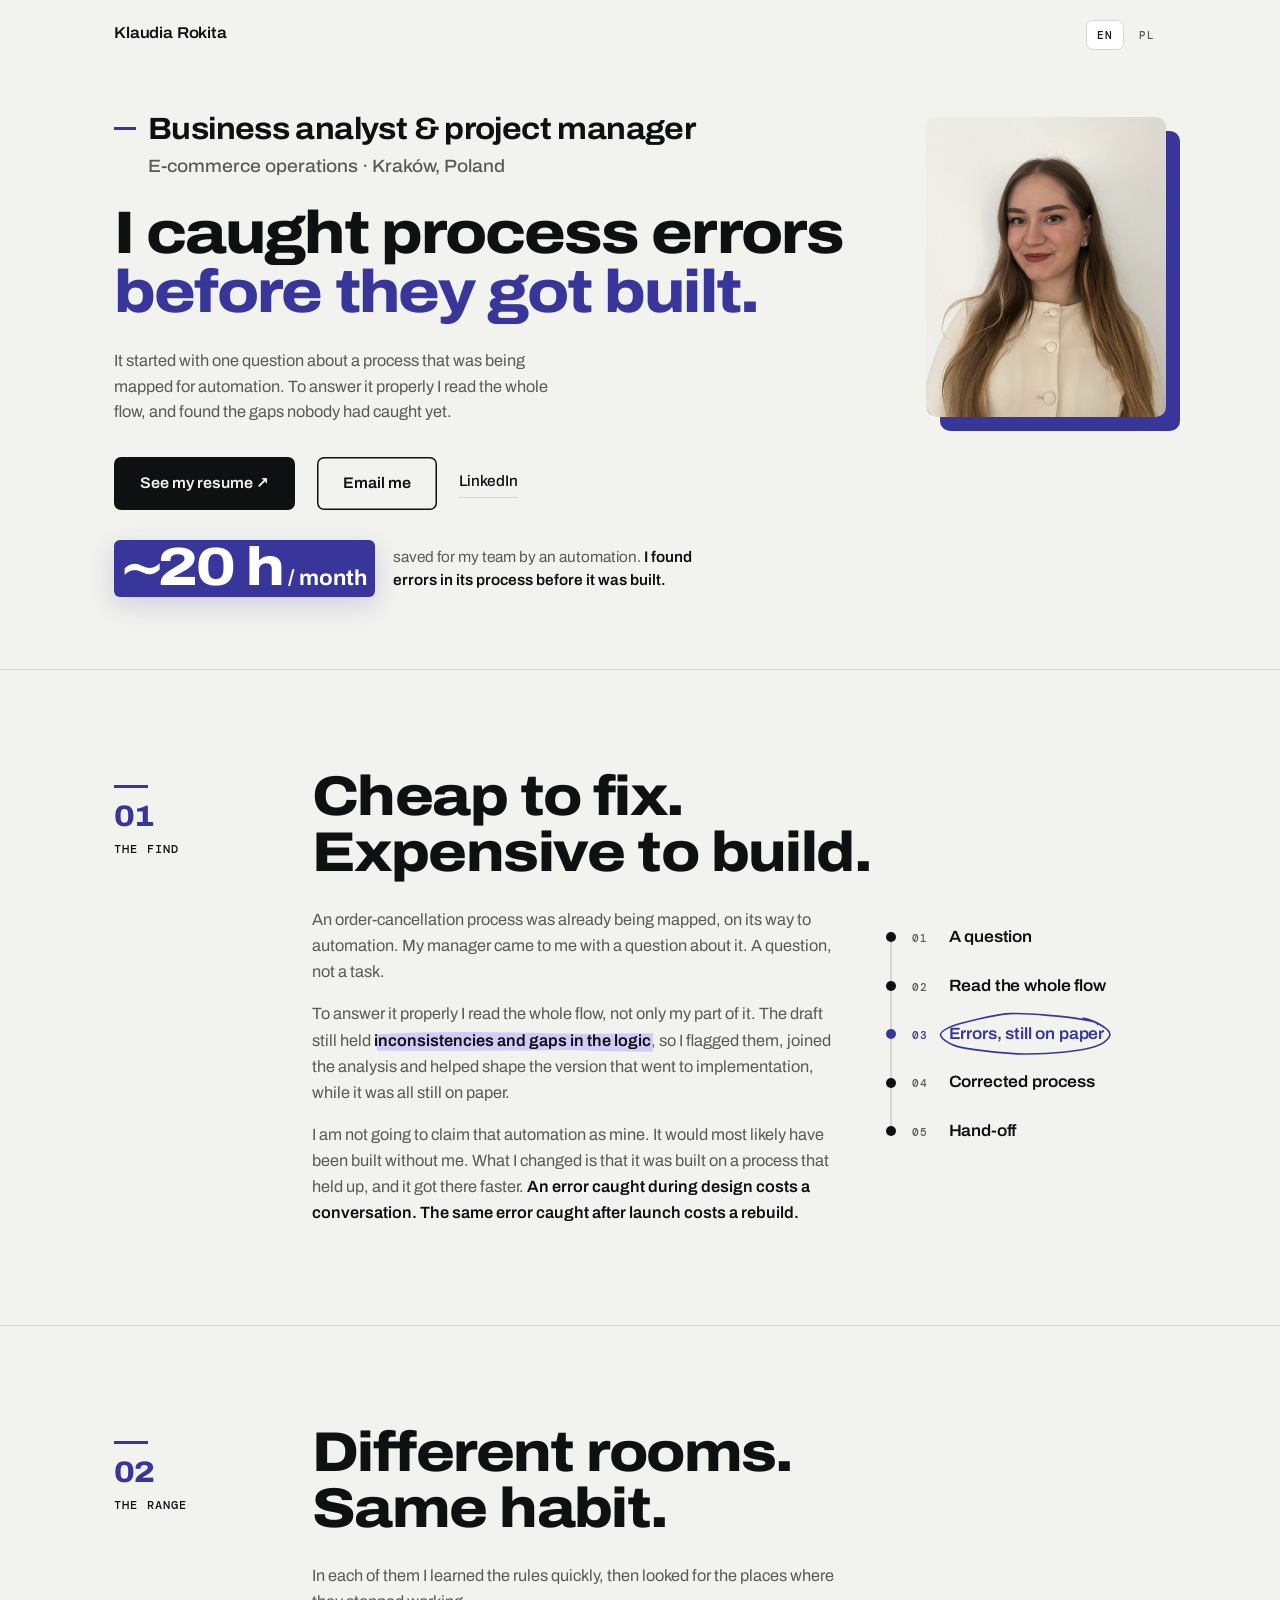
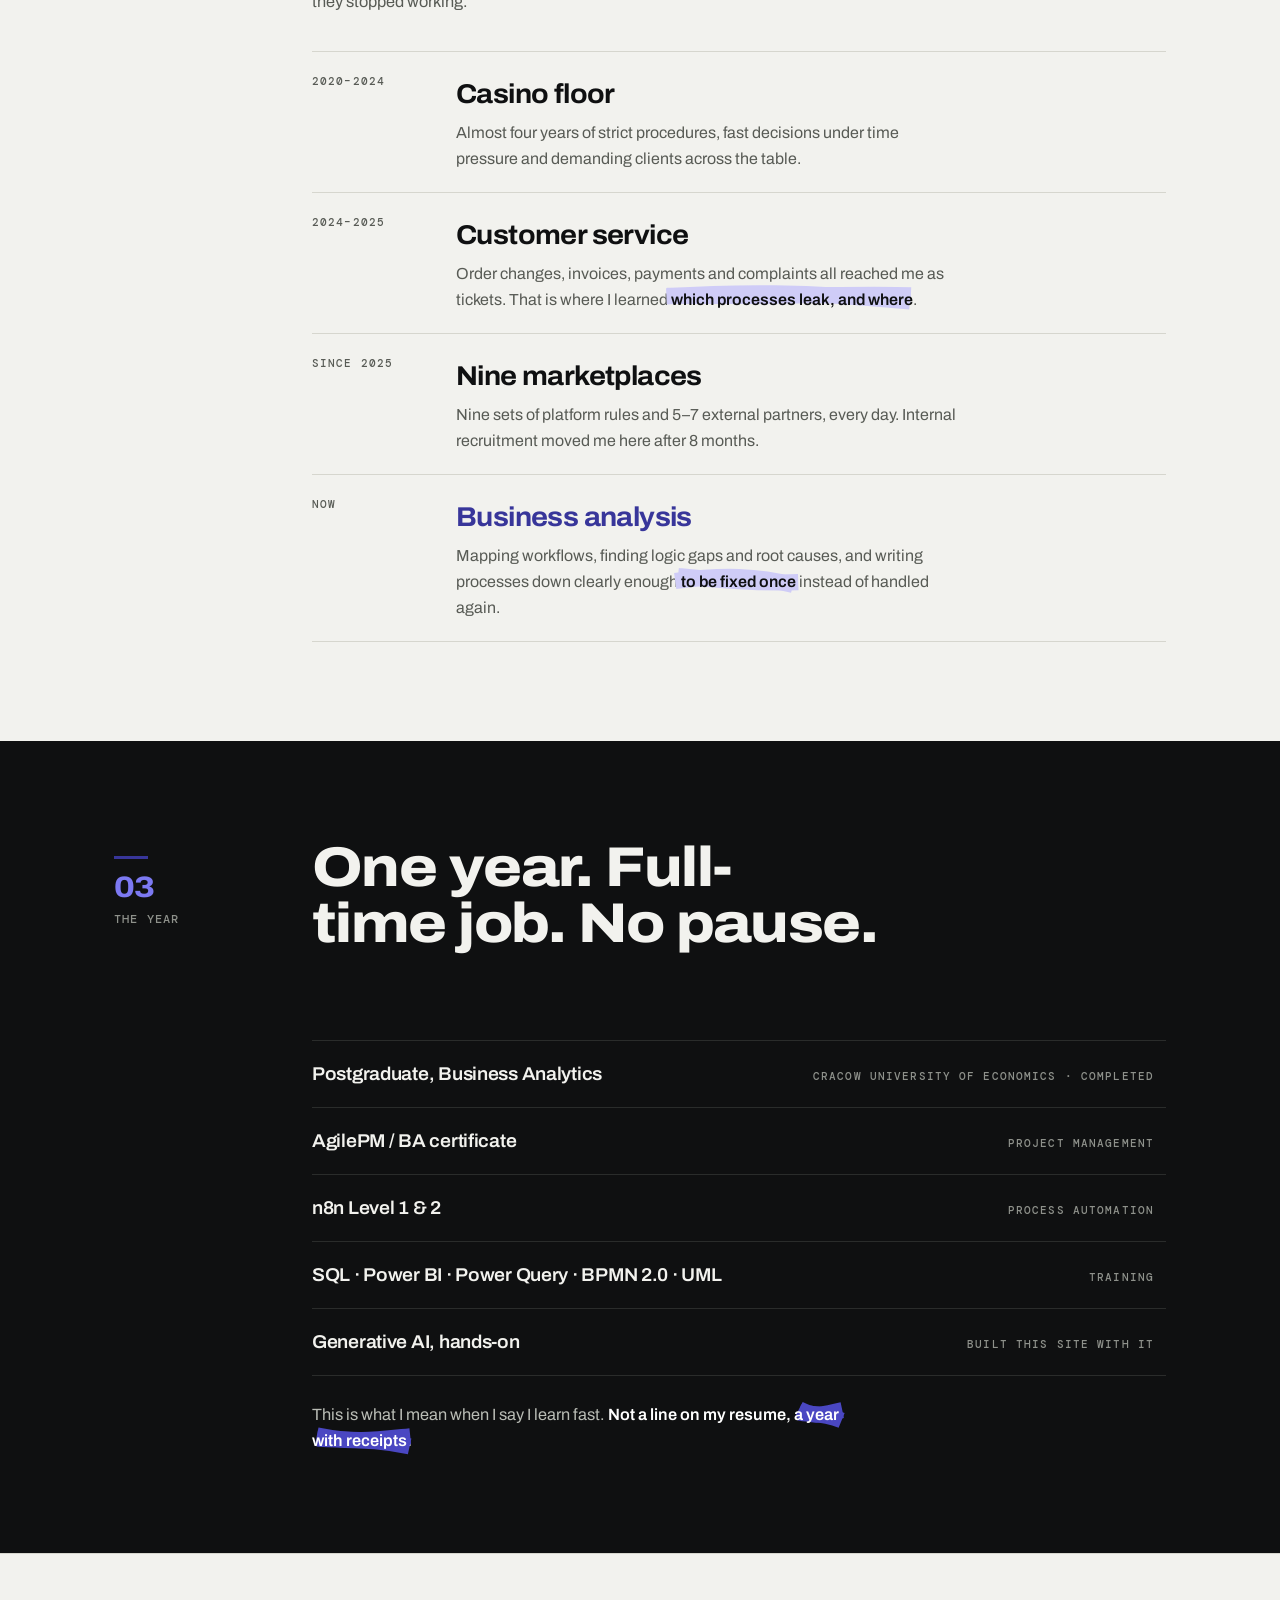
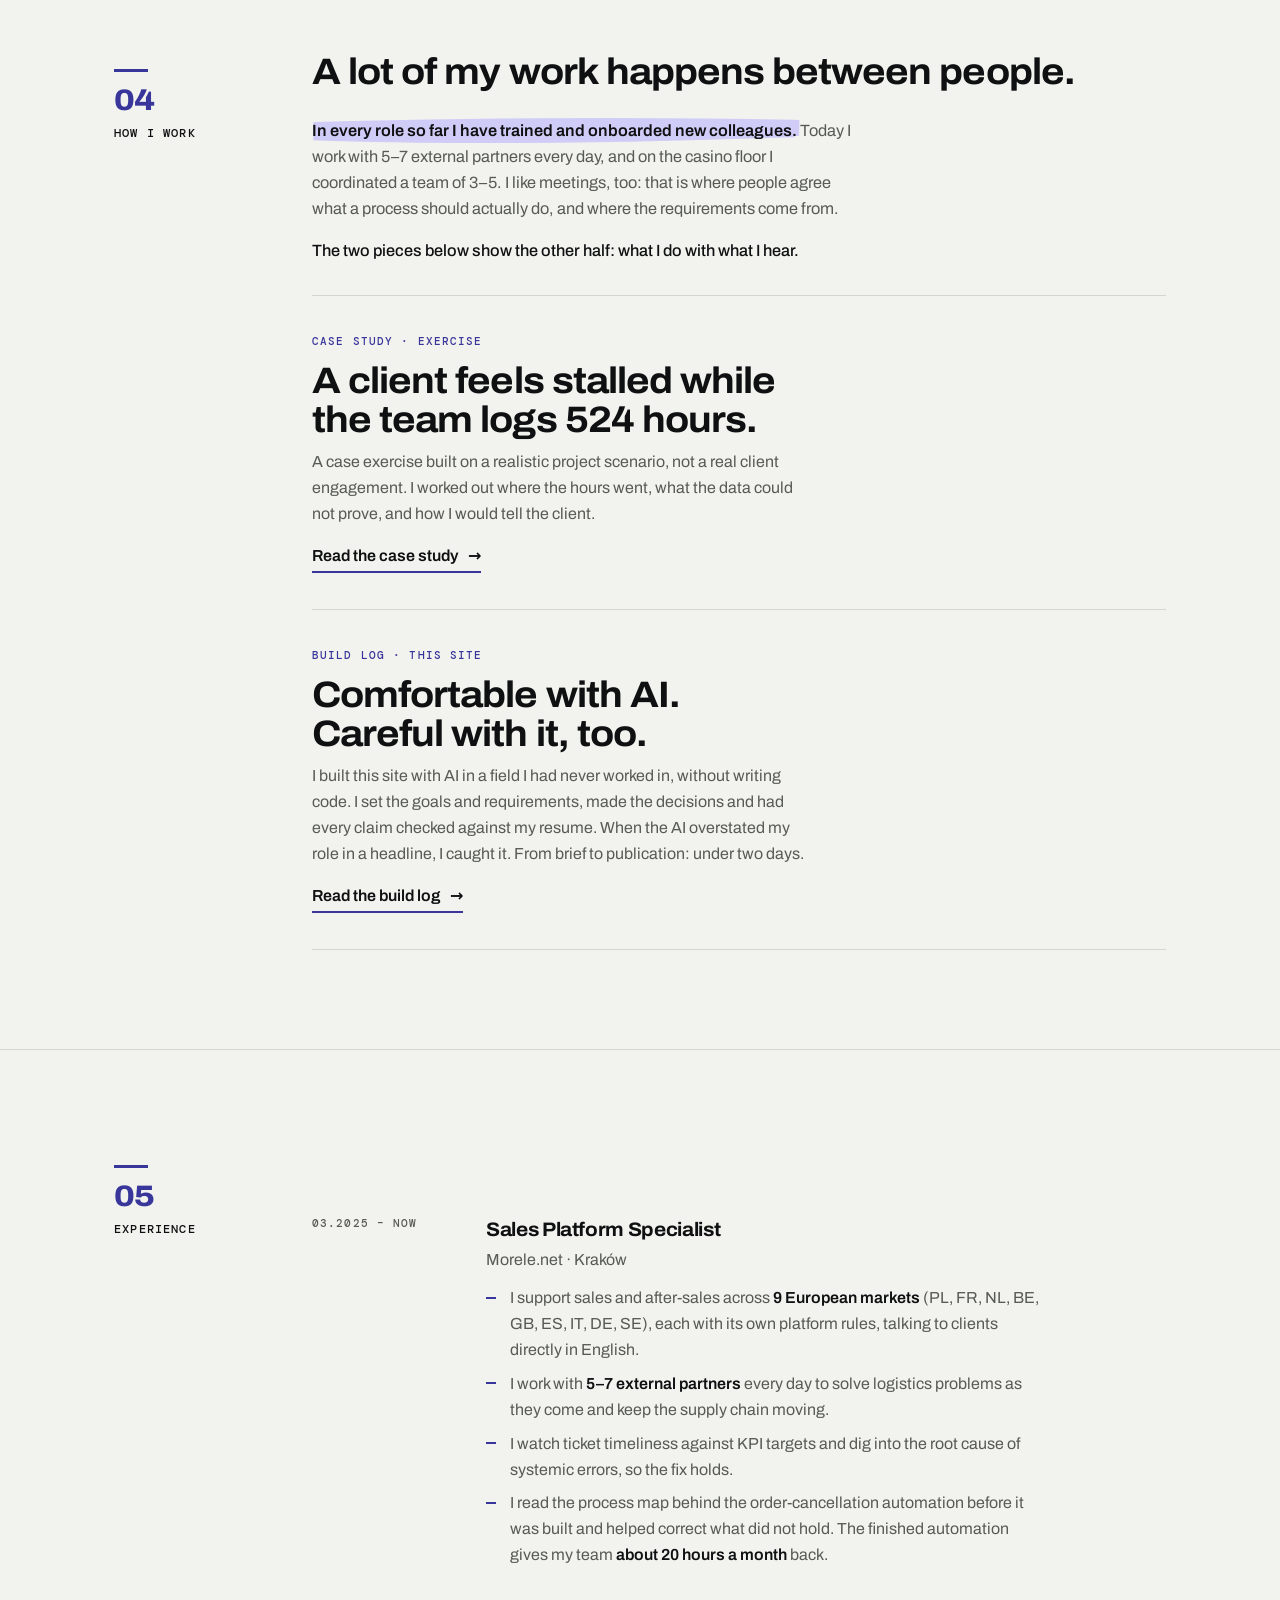
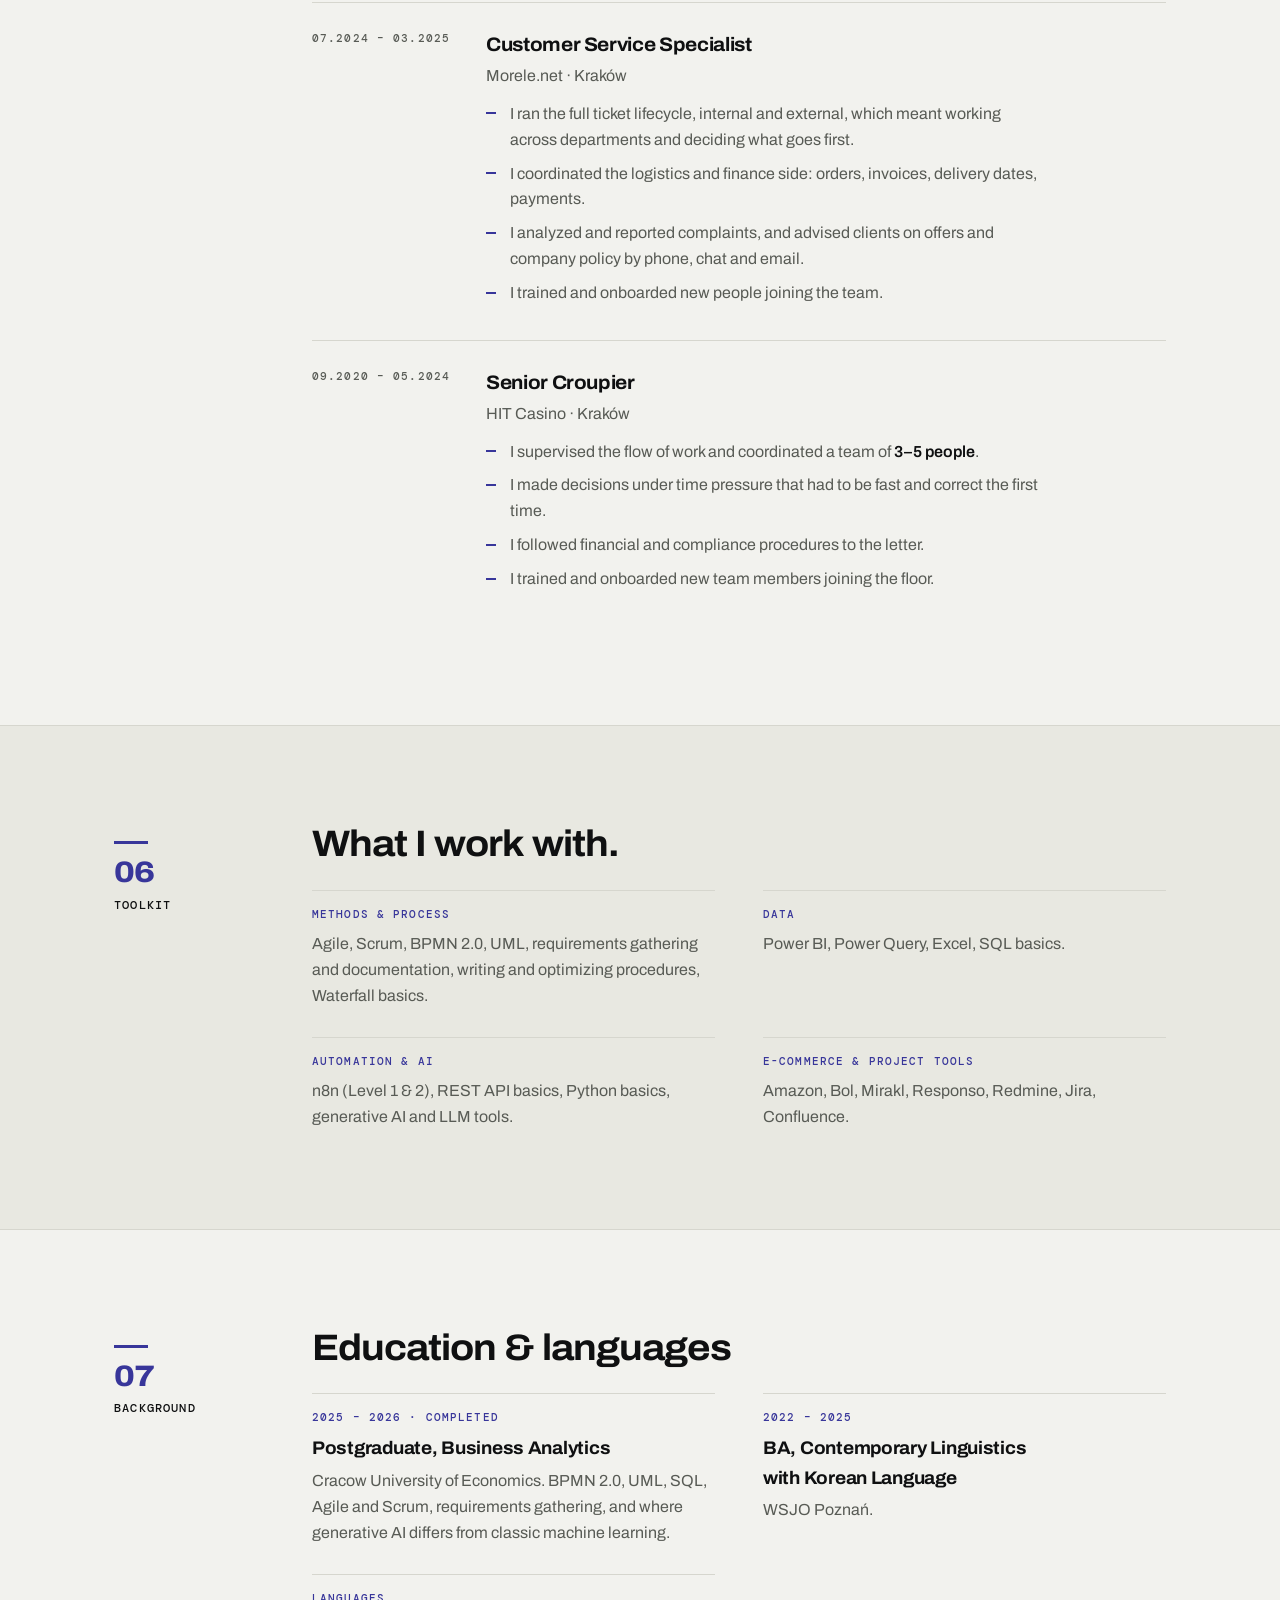
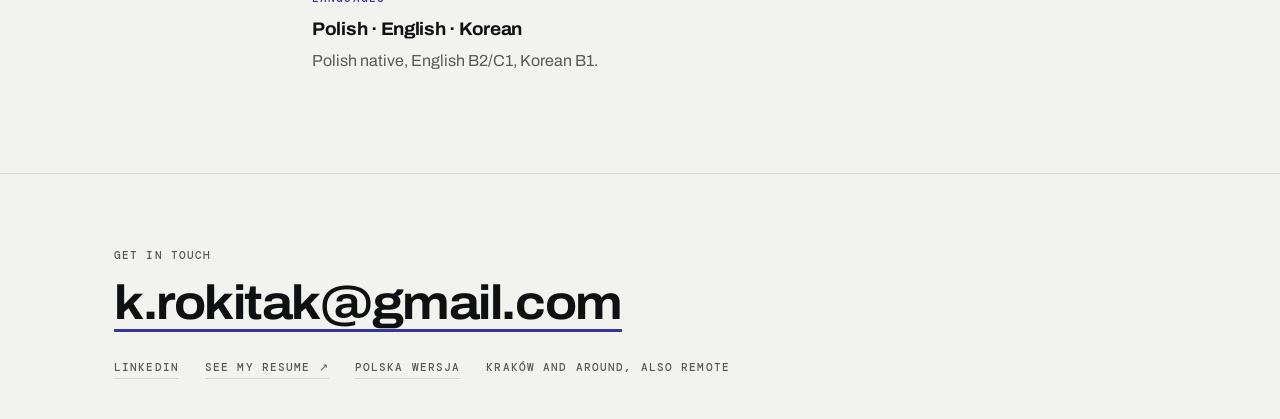
<file: index.html>
<!doctype html>
<html lang="en">
<head>
<meta charset="utf-8">
<meta name="viewport" content="width=device-width, initial-scale=1">
<meta name="robots" content="noindex, nofollow">
<title>Klaudia Rokita · Business analyst &amp; project manager</title>
<meta name="description" content="Klaudia Rokita, business analyst and project manager in Kraków: process mapping, root-cause analysis and requirements.">

<link rel="alternate" hreflang="en" href="https://klaudiarokita.github.io/">
<link rel="alternate" hreflang="pl" href="https://klaudiarokita.github.io/pl/">
<link rel="alternate" hreflang="x-default" href="https://klaudiarokita.github.io/">
<link rel="icon" href="assets/favicon-32.png" sizes="32x32" type="image/png">
<link rel="icon" href="assets/favicon.svg" type="image/svg+xml">
<link rel="apple-touch-icon" href="assets/apple-touch-icon.png">

<meta property="og:type" content="profile">
<meta property="og:locale" content="en_US">
<meta property="og:title" content="Klaudia Rokita · Business analyst &amp; project manager">
<meta property="og:description" content="I caught process errors before they got built.">
<meta property="og:url" content="https://klaudiarokita.github.io/">
<meta property="og:image" content="https://klaudiarokita.github.io/assets/img/og-en.jpg">
<meta property="og:image:width" content="1200">
<meta property="og:image:height" content="630">
<meta property="og:image:alt" content="Klaudia Rokita, business analyst and project manager: I caught process errors before they got built.">
<meta name="twitter:card" content="summary_large_image">

<link rel="preload" href="assets/fonts/archivo-latin.woff2" as="font" type="font/woff2" crossorigin>
<link rel="preload" href="assets/fonts/dmmono-500-latin.woff2" as="font" type="font/woff2" crossorigin>
<link rel="stylesheet" href="assets/css/site.css?v=37">
</head>
<body>
<a class="skip" href="#main">Skip to content</a>
<div class="spine" aria-hidden="true"><i></i></div>
<nav class="toc" aria-label="Sections on this page">
  <ol>
    <li><a href="#find"><span>The find</span><b>01</b></a></li>
    <li><a href="#range"><span>The range</span><b>02</b></a></li>
    <li><a href="#year"><span>The year</span><b>03</b></a></li>
    <li><a href="#work"><span>How I work</span><b>04</b></a></li>
    <li><a href="#experience"><span>Experience</span><b>05</b></a></li>
    <li><a href="#toolkit"><span>Toolkit</span><b>06</b></a></li>
    <li><a href="#background"><span>Background</span><b>07</b></a></li>
  </ol>
</nav>

<header class="site">
  <div class="wrap">
    <a class="sig" href="./">Klaudia Rokita</a>
    <nav class="lang mono" aria-label="Language">
      <a href="./" aria-current="page" lang="en">EN</a>
      <a href="pl/" lang="pl">PL</a>
    </nav>
  </div>
</header>

<main id="main">

  <!-- ---------- hero ---------- -->
  <section class="hero">
    <div class="wrap">
      <div class="hero-layout">
        <p class="identity">Business analyst &amp; project manager <span>E-commerce operations<span class="sep"> · </span><span class="loc">Kraków, Poland</span></span></p>
        <h1><span>I caught process errors</span> <span class="payoff">before they got built.</span></h1>
        <div class="hero-body">
          <p class="lead">It started with one question about a process that was being mapped for automation. To answer it properly I read the whole flow, and found the gaps nobody had caught yet.</p>
          <div class="cta">
            <a class="btn" href="files/klaudia-rokita-cv-en.pdf" target="_blank" rel="noopener">See my resume <span aria-hidden="true">&#8599;</span><span class="sr">(PDF, opens in a new tab)</span></a>
            <a class="btn btn--ghost" href="mailto:k.rokitak@gmail.com">Email me</a>
            <a class="tlink" href="https://www.linkedin.com/in/k-rokitak">LinkedIn</a>
          </div>
          <p class="proof"><strong>~20 h<small> / month</small></strong><span>saved for my team by an automation. <b>I found errors in its process before it was built.</b></span></p>
        </div>
        <figure class="portrait">
          <img src="assets/img/klaudia-rokita-480.jpg"
               srcset="assets/img/klaudia-rokita-480.jpg 480w, assets/img/klaudia-rokita-960.jpg 960w"
               sizes="(max-width: 900px) 72px, 240px"
               width="480" height="600"
               alt="Klaudia Rokita">
        </figure>
      </div>
    </div>
  </section>

  <!-- ---------- 01 the find ---------- -->
  <section class="act" id="find" aria-labelledby="find-h">
    <div class="wrap">
      <p class="act__label mono"><b>01</b> The find</p>
      <div>
        <h2 class="kicker reveal" id="find-h">Cheap to fix. Expensive to build.</h2>
        <div class="find-grid">
          <div>
            <p class="body-text reveal d1">An order-cancellation process was already being mapped, on its way to automation. My manager came to me with a question about it. A question, not a task.</p>
            <p class="body-text reveal d2">To answer it properly I read the whole flow, not only my part of it. The draft still held <span class="mark">inconsistencies and gaps in the logic</span>, so I flagged them, joined the analysis and helped shape the version that went to implementation, while it was all still on paper.</p>
            <p class="body-text reveal d2">I am not going to claim that automation as mine. It would most likely have been built without me. What I changed is that it was built on a process that held up, and it got there faster. <b>An error caught during design costs a conversation. The same error caught after launch costs a rebuild.</b></p>
          </div>
          <ol class="flow reveal d1" aria-label="How it went, step by step">
            <li class="step"><span class="mono">01</span><p>A question</p></li>
            <li class="step"><span class="mono">02</span><p>Read the whole flow</p></li>
            <li class="step step--gap"><span class="mono">03</span><p><span class="gap-mark">Errors, still on paper</span></p></li>
            <li class="step"><span class="mono">04</span><p>Corrected process</p></li>
            <li class="step"><span class="mono">05</span><p>Hand-off</p></li>
          </ol>
        </div>
      </div>
    </div>
  </section>

  <!-- ---------- 02 the range ---------- -->
  <section class="act" id="range" aria-labelledby="range-h">
    <div class="wrap">
      <p class="act__label mono"><b>02</b> The range</p>
      <div>
        <h2 class="kicker reveal" id="range-h">Different rooms. Same habit.</h2>
        <p class="body-text reveal d1">In each of them I learned the rules quickly, then looked for the places where they stopped working.</p>
        <div class="stops">
          <div class="stop reveal">
            <p class="yr mono">2020&ndash;2024</p>
            <div>
              <h3>Casino floor</h3>
              <p>Almost four years of strict procedures, fast decisions under time pressure and demanding clients across the table.</p>
            </div>
          </div>
          <div class="stop reveal">
            <p class="yr mono">2024&ndash;2025</p>
            <div>
              <h3>Customer service</h3>
              <p>Order changes, invoices, payments and complaints all reached me as tickets. That is where I learned <span class="mark">which processes leak, and where</span>.</p>
            </div>
          </div>
          <div class="stop reveal">
            <p class="yr mono">Since 2025</p>
            <div>
              <h3>Nine marketplaces</h3>
              <p>Nine sets of platform rules and 5&ndash;7 external partners, every day. Internal recruitment moved me here after 8 months.</p>
            </div>
          </div>
          <div class="stop stop--now reveal">
            <p class="yr mono">Now</p>
            <div>
              <h3>Business analysis</h3>
              <p>Mapping workflows, finding logic gaps and root causes, and writing processes down clearly enough <span class="mark">to be fixed once</span> instead of handled again.</p>
            </div>
          </div>
        </div>
      </div>
    </div>
  </section>

  <!-- ---------- 03 the year ---------- -->
  <section class="act act--dark" id="year" aria-labelledby="year-h">
    <div class="wrap">
      <p class="act__label mono"><b>03</b> The year</p>
      <div>
        <h2 class="kicker reveal" id="year-h">One year. Full-time job. No pause.</h2>
        <p class="body-text reveal d1">I did all of this next to a full-time role, not instead of it.</p>
        <ul class="ledger reveal d2">
          <li><h3>Postgraduate, Business Analytics</h3><p class="meta mono">Cracow University of Economics · completed</p></li>
          <li><h3>AgilePM / BA certificate</h3><p class="meta mono">Project management</p></li>
          <li><h3>n8n Level 1 &amp; 2</h3><p class="meta mono">Process automation</p></li>
          <li><h3>SQL · Power BI · Power Query · BPMN 2.0 · UML</h3><p class="meta mono">Training</p></li>
          <li><h3>Generative AI, hands-on</h3><p class="meta mono">Built this site with it</p></li>
        </ul>
        <p class="body-text after reveal d3">This is what I mean when I say I learn fast. <b>Not a line on my resume, <span class="mark mark--draw">a year with receipts</span>.</b></p>
      </div>
    </div>
  </section>

  <!-- ---------- 04 how I work ---------- -->
  <section class="act" id="work" aria-labelledby="work-h">
    <div class="wrap">
      <p class="act__label mono"><b>04</b> How I work</p>
      <div>
        <h2 class="section-head reveal" id="work-h">A lot of my work happens between people.</h2>
        <p class="body-text reveal d1"><span class="mark">In every role so far I have trained and onboarded new colleagues.</span> Today I work with 5&ndash;7 external partners every day, and on the casino floor I coordinated a team of 3&ndash;5. I like meetings, too: that is where people agree what a process should actually do, and where the requirements come from.</p>
        <p class="body-text work-bridge reveal d2">The two pieces below show the other half: what I do with what I hear.</p>
        <a class="slab reveal" href="case-study.html">
          <p class="slab__tag mono">Case study · exercise</p>
          <h3>A client feels stalled while the team logs 524 hours.</h3>
          <p>A case exercise built on a realistic project scenario, not a real client engagement. I worked out where the hours went, what the data could not prove, and how I would tell the client.</p>
          <span class="go">Read the case study</span>
        </a>
        <a class="slab reveal d1" href="build-log.html">
          <p class="slab__tag mono">Build log · this site</p>
          <h3>Comfortable with AI. Careful with it, too.</h3>
          <p>I built this site with AI in a field I had never worked in, without writing code. I set the goals and requirements, made the decisions and had every claim checked against my resume. When the AI overstated my role in a headline, I caught it. From brief to publication: under two days.</p>
          <span class="go">Read the build log</span>
        </a>
      </div>
    </div>
  </section>

  <!-- ---------- 05 experience ---------- -->
  <section class="act" id="experience" aria-labelledby="exp-h">
    <div class="wrap">
      <p class="act__label mono"><b>05</b> Experience</p>
      <div>
        <h2 class="section-head reveal" id="exp-h">What I actually did in each role.</h2>

        <article class="role reveal">
          <p class="when mono">03.2025 &ndash; now</p>
          <div>
            <h3>Sales Platform Specialist</h3>
            <p class="where">Morele.net · Kraków</p>
            <ul>
              <li>I support sales and after-sales across <b>9 European markets</b> (PL, FR, NL, BE, GB, ES, IT, DE, SE), each with its own platform rules, talking to clients directly in English.</li>
              <li>I work with <b>5&ndash;7 external partners</b> every day to solve logistics problems as they come and keep the supply chain moving.</li>
              <li>I watch ticket timeliness against KPI targets and dig into the root cause of systemic errors, so the fix holds.</li>
              <li>I read the process map behind the order-cancellation automation before it was built and helped correct what did not hold. The finished automation gives my team <b>about 20 hours a month</b> back.</li>
            </ul>
          </div>
        </article>

        <article class="role reveal">
          <p class="when mono">07.2024 &ndash; 03.2025</p>
          <div>
            <h3>Customer Service Specialist</h3>
            <p class="where">Morele.net · Kraków</p>
            <ul>
              <li>I ran the full ticket lifecycle, internal and external, which meant working across departments and deciding what goes first.</li>
              <li>I coordinated the logistics and finance side: orders, invoices, delivery dates, payments.</li>
              <li>I analyzed and reported complaints, and advised clients on offers and company policy by phone, chat and email.</li>
              <li>I trained and onboarded new people joining the team.</li>
            </ul>
          </div>
        </article>

        <article class="role reveal">
          <p class="when mono">09.2020 &ndash; 05.2024</p>
          <div>
            <h3>Senior Croupier</h3>
            <p class="where">HIT Casino · Kraków</p>
            <ul>
              <li>I supervised the flow of work and coordinated a team of <b>3&ndash;5 people</b>.</li>
              <li>I made decisions under time pressure that had to be fast and correct the first time.</li>
              <li>I followed financial and compliance procedures to the letter.</li>
              <li>I trained and onboarded new team members joining the floor.</li>
            </ul>
          </div>
        </article>
      </div>
    </div>
  </section>

  <!-- ---------- 06 toolkit ---------- -->
  <section class="act act--tint" id="toolkit" aria-labelledby="kit-h">
    <div class="wrap">
      <p class="act__label mono"><b>06</b> Toolkit</p>
      <div>
        <h2 class="section-head reveal" id="kit-h">What I work with.</h2>
        <dl class="kit reveal">
          <div>
            <dt class="mono">Methods &amp; process</dt>
            <dd>Agile, Scrum, BPMN 2.0, UML, requirements gathering and documentation, writing and optimizing procedures, Waterfall basics.</dd>
          </div>
          <div>
            <dt class="mono">Data</dt>
            <dd>Power BI, Power Query, Excel, SQL basics.</dd>
          </div>
          <div>
            <dt class="mono">Automation &amp; AI</dt>
            <dd>n8n (Level 1 &amp; 2), REST API basics, Python basics, generative AI and LLM tools.</dd>
          </div>
          <div>
            <dt class="mono">E-commerce &amp; project tools</dt>
            <dd>Amazon, Bol, Mirakl, Responso, Redmine, Jira, Confluence.</dd>
          </div>
        </dl>
      </div>
    </div>
  </section>

  <!-- ---------- 07 background ---------- -->
  <section class="act" id="background" aria-labelledby="edu-h">
    <div class="wrap">
      <p class="act__label mono"><b>07</b> Background</p>
      <div>
        <h2 class="section-head reveal" id="edu-h">Education &amp; languages</h2>
        <div class="edu reveal">
          <div>
            <p class="tag mono">2025 &ndash; 2026 · completed</p>
            <h3>Postgraduate, Business Analytics</h3>
            <p>Cracow University of Economics. BPMN 2.0, UML, SQL, Agile and Scrum, requirements gathering, and where generative AI differs from classic machine learning.</p>
          </div>
          <div>
            <p class="tag mono">2022 &ndash; 2025</p>
            <h3>BA, Contemporary Linguistics with Korean Language</h3>
            <p>WSJO Poznań.</p>
          </div>
          <div>
            <p class="tag mono">Languages</p>
            <h3>Polish · English · Korean</h3>
            <p>Polish native, English B2/C1, Korean B1.</p>
          </div>
        </div>
      </div>
    </div>
  </section>

</main>

<footer class="foot">
  <div class="wrap">
    <p class="mono" style="color:var(--ink-2);margin:0 0 14px">Get in touch</p>
    <a class="mail" href="mailto:k.rokitak@gmail.com">k.rokitak@gmail.com</a>
    <div class="foot-row mono">
      <a href="https://www.linkedin.com/in/k-rokitak">LinkedIn</a>
      <a href="files/klaudia-rokita-cv-en.pdf" target="_blank" rel="noopener">See my resume <span aria-hidden="true">&#8599;</span><span class="sr">(PDF, opens in a new tab)</span></a>
      <a href="pl/" lang="pl">Polska wersja</a>
      <span>Kraków and around, also remote</span>
    </div>
  </div>
</footer>
<script src="assets/js/reveal.js?v=3" defer></script>
<script src="assets/js/vendor/rough-notation.iife.js" defer></script>
<script src="assets/js/marks.js?v=3" defer></script>
<script src="assets/js/nav.js?v=1" defer></script>
<!-- visit counter and reading attention: no cookies, no personal data -->
<script defer src="https://cloud.umami.is/script.js" data-website-id="720bf04b-3de4-4dd5-a9f3-2a968050e540"></script>
<script defer src="assets/js/attention.js?v=1"></script>
</body>
</html>
</file>
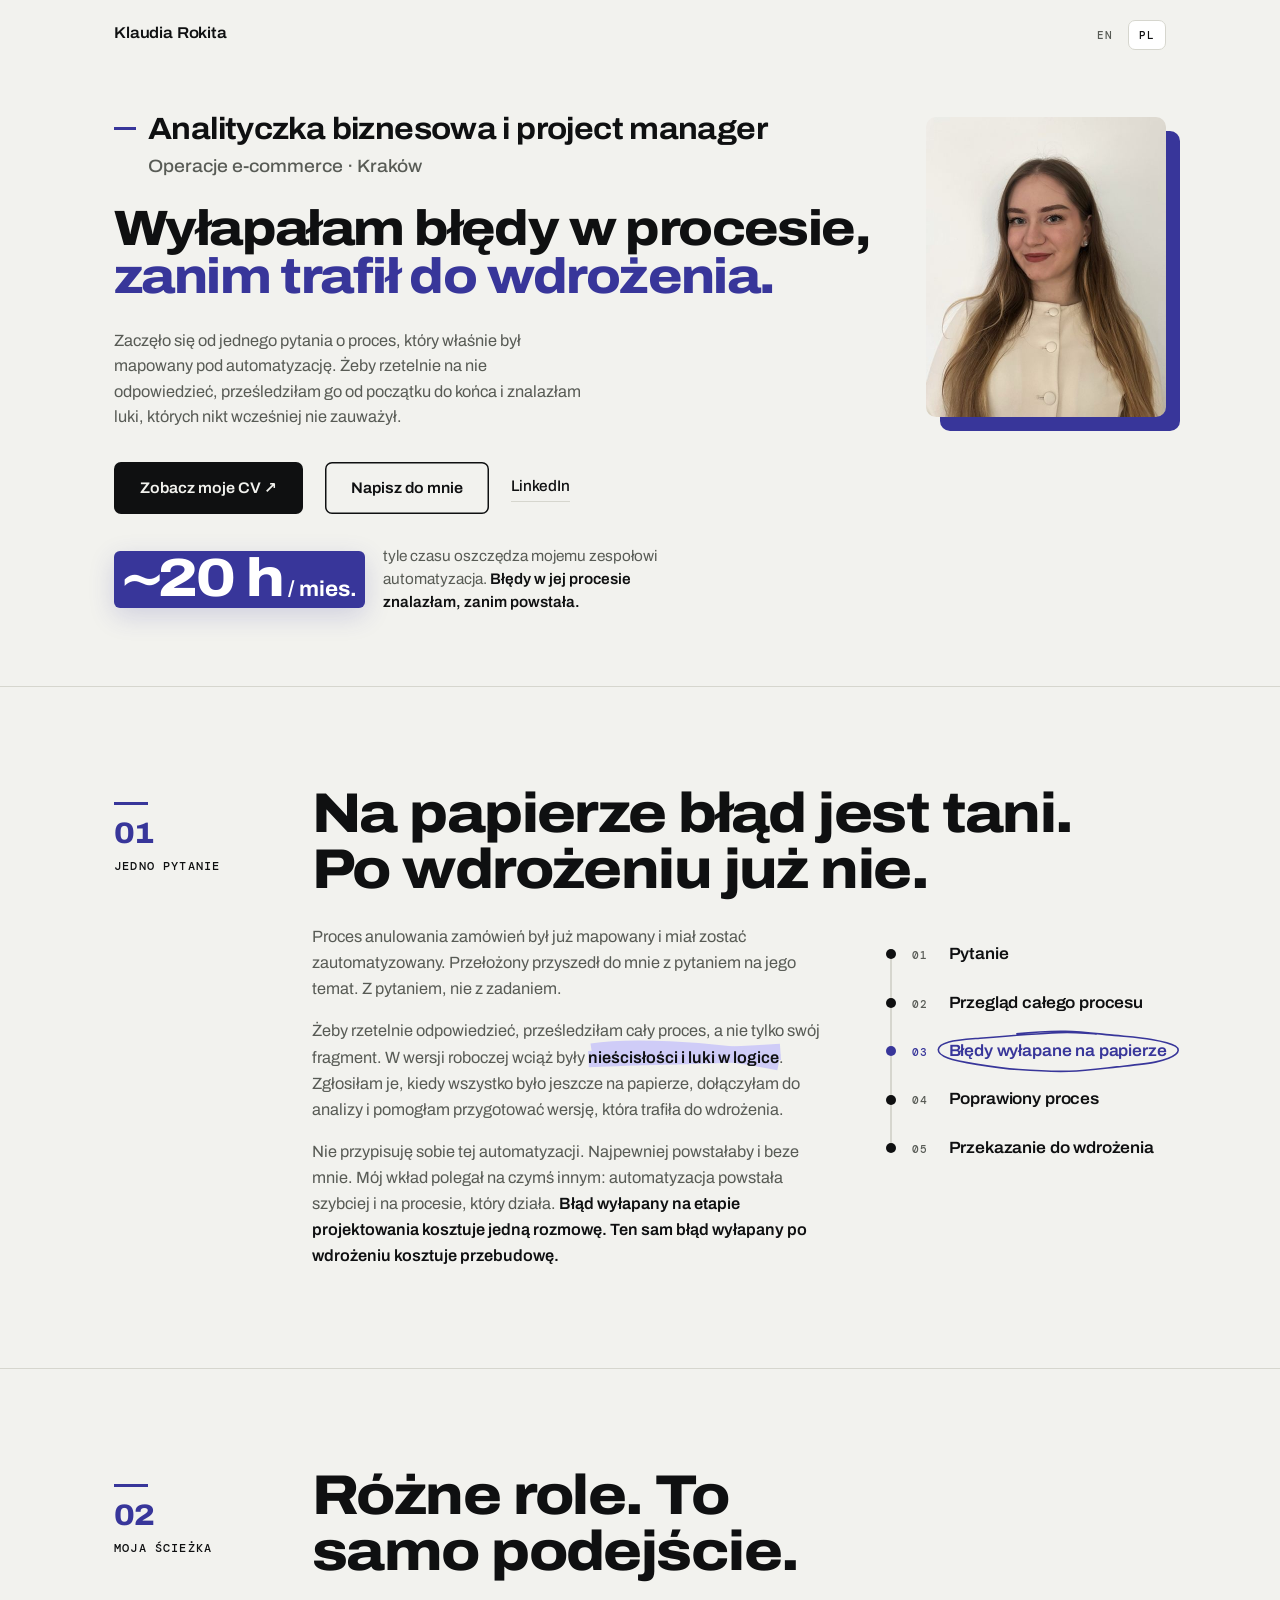
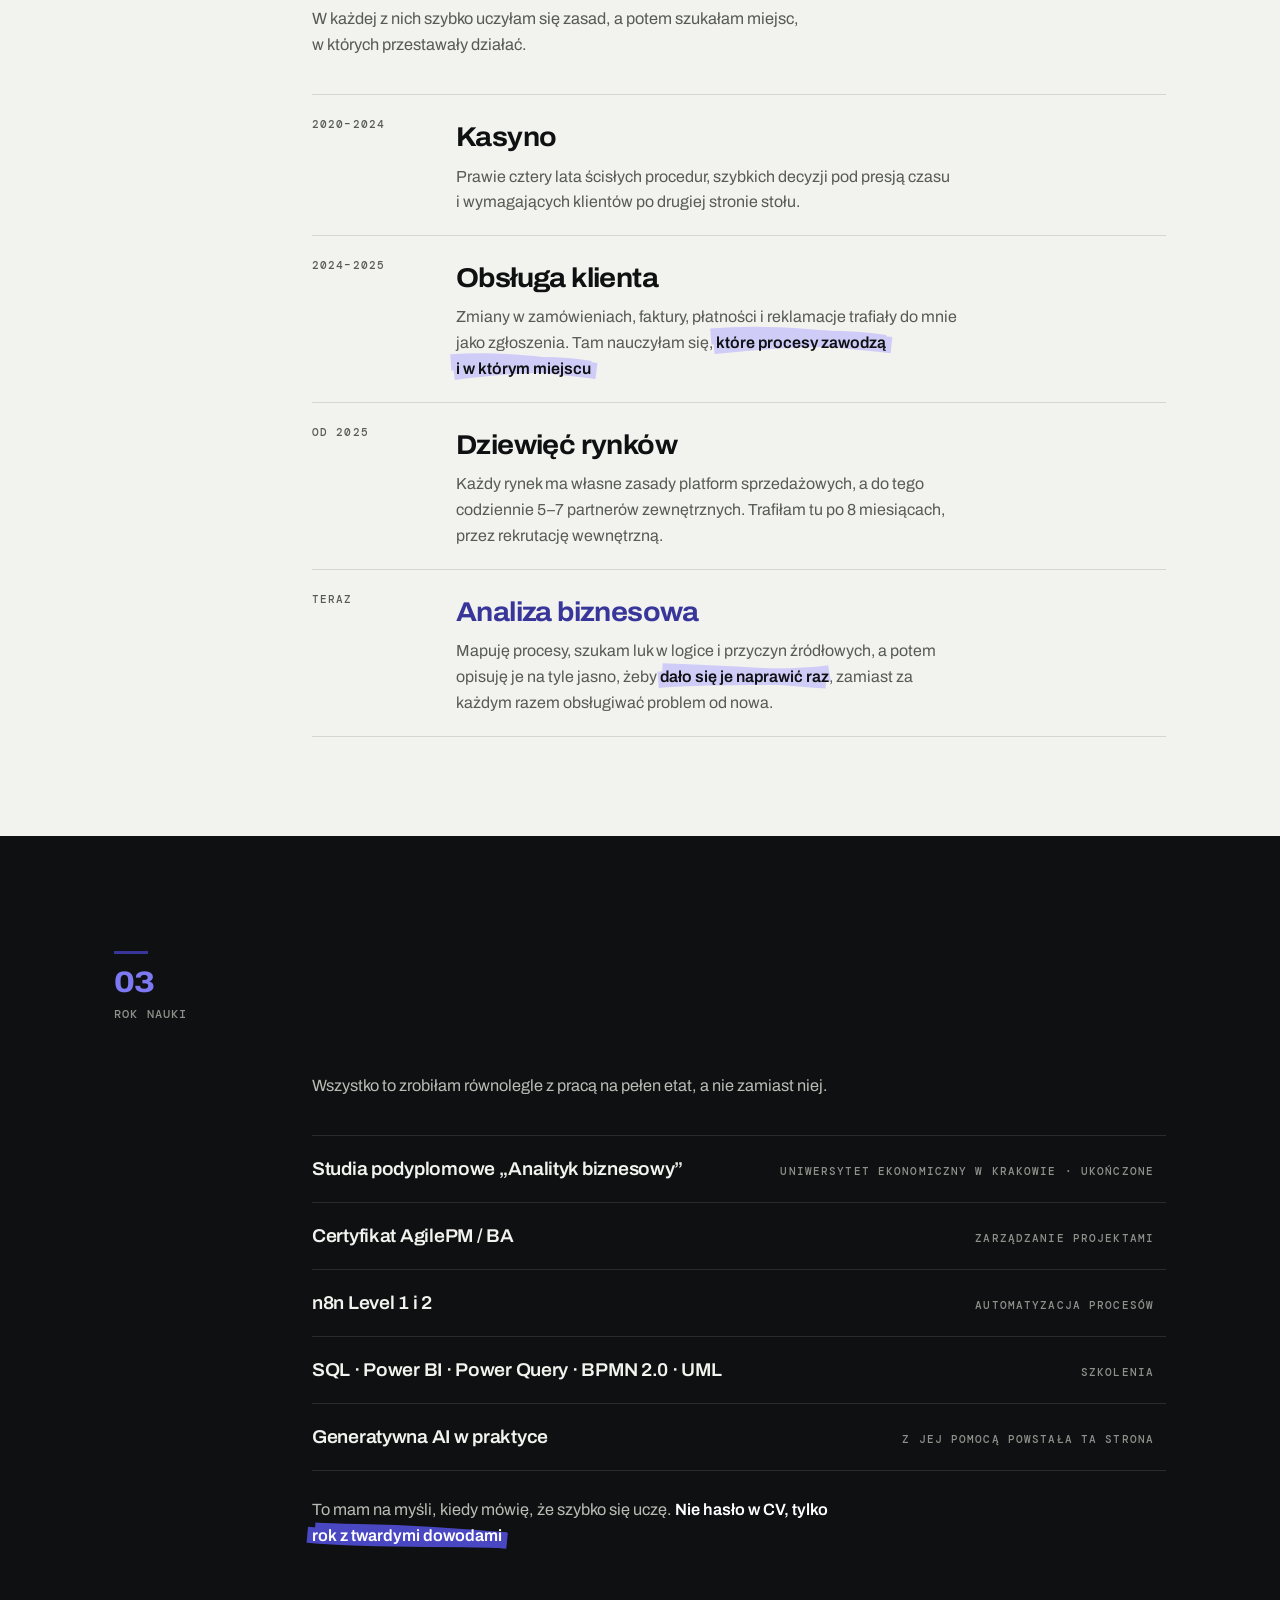
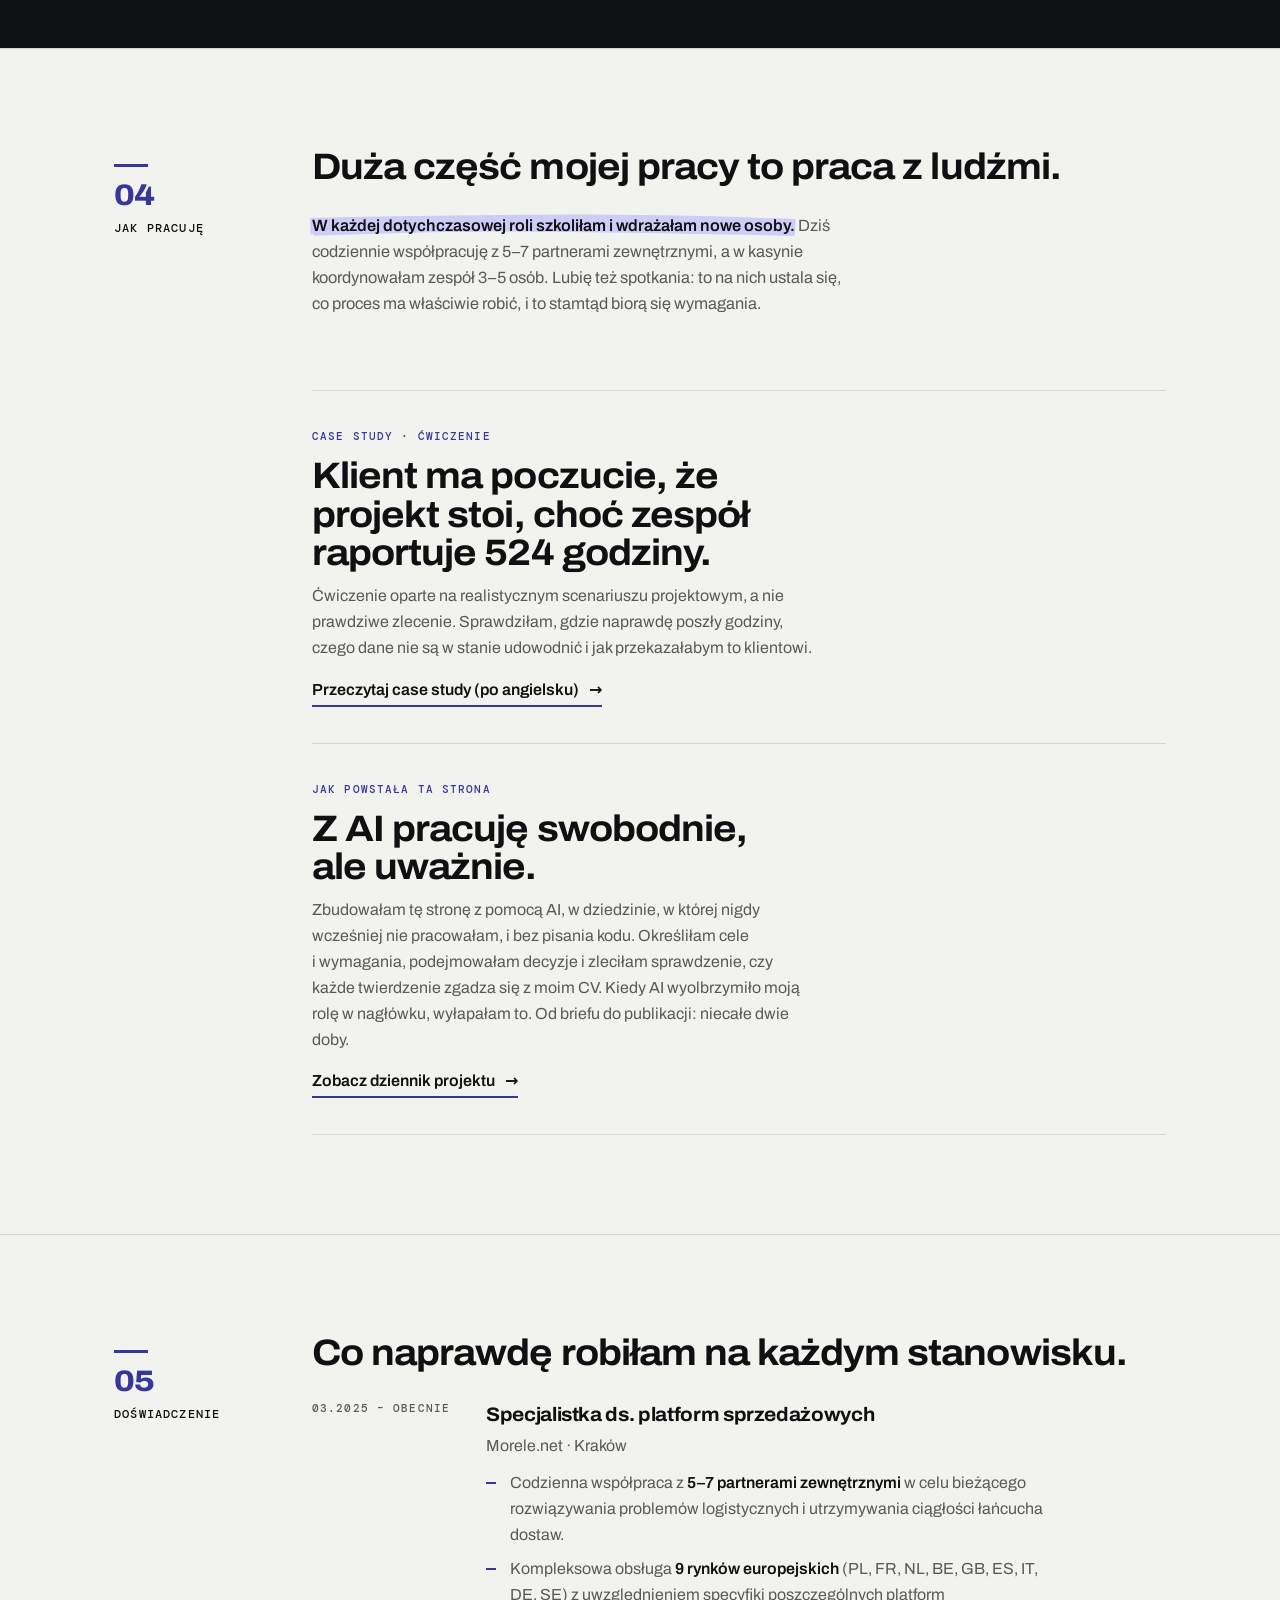
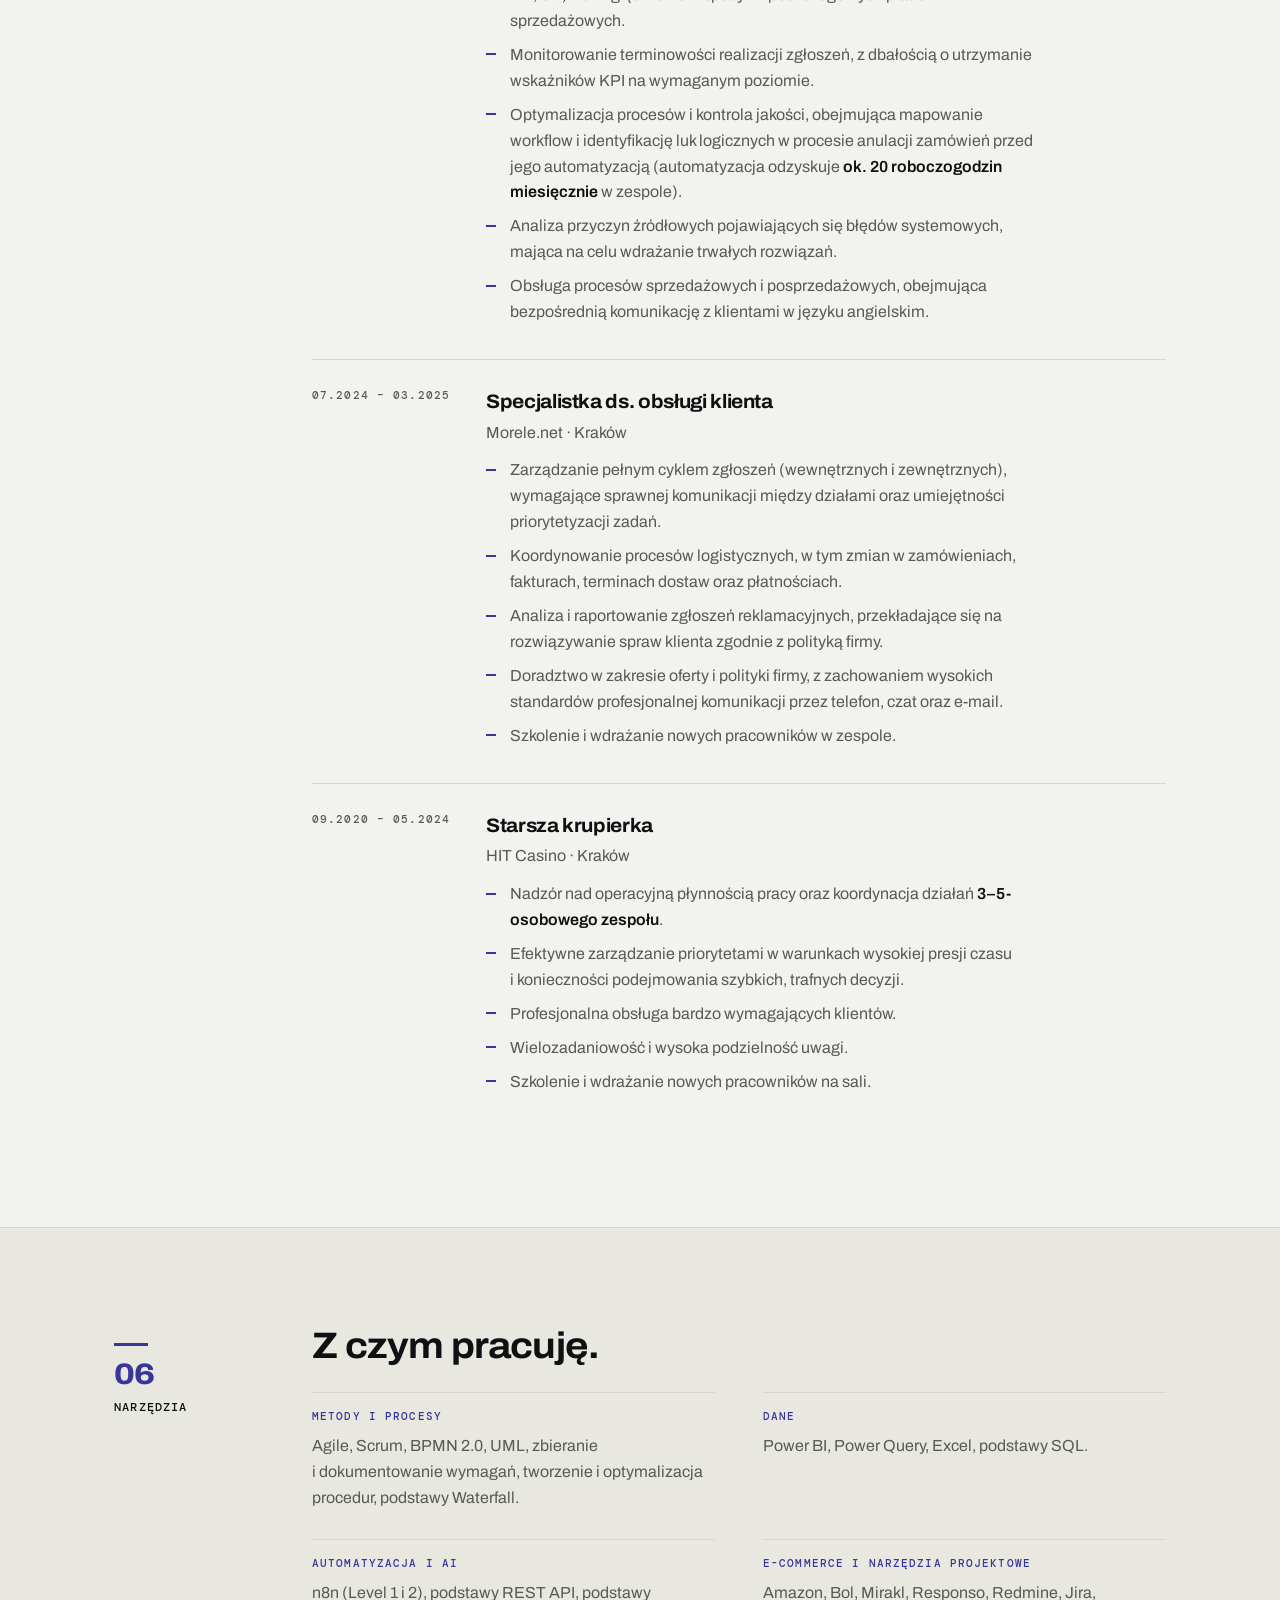
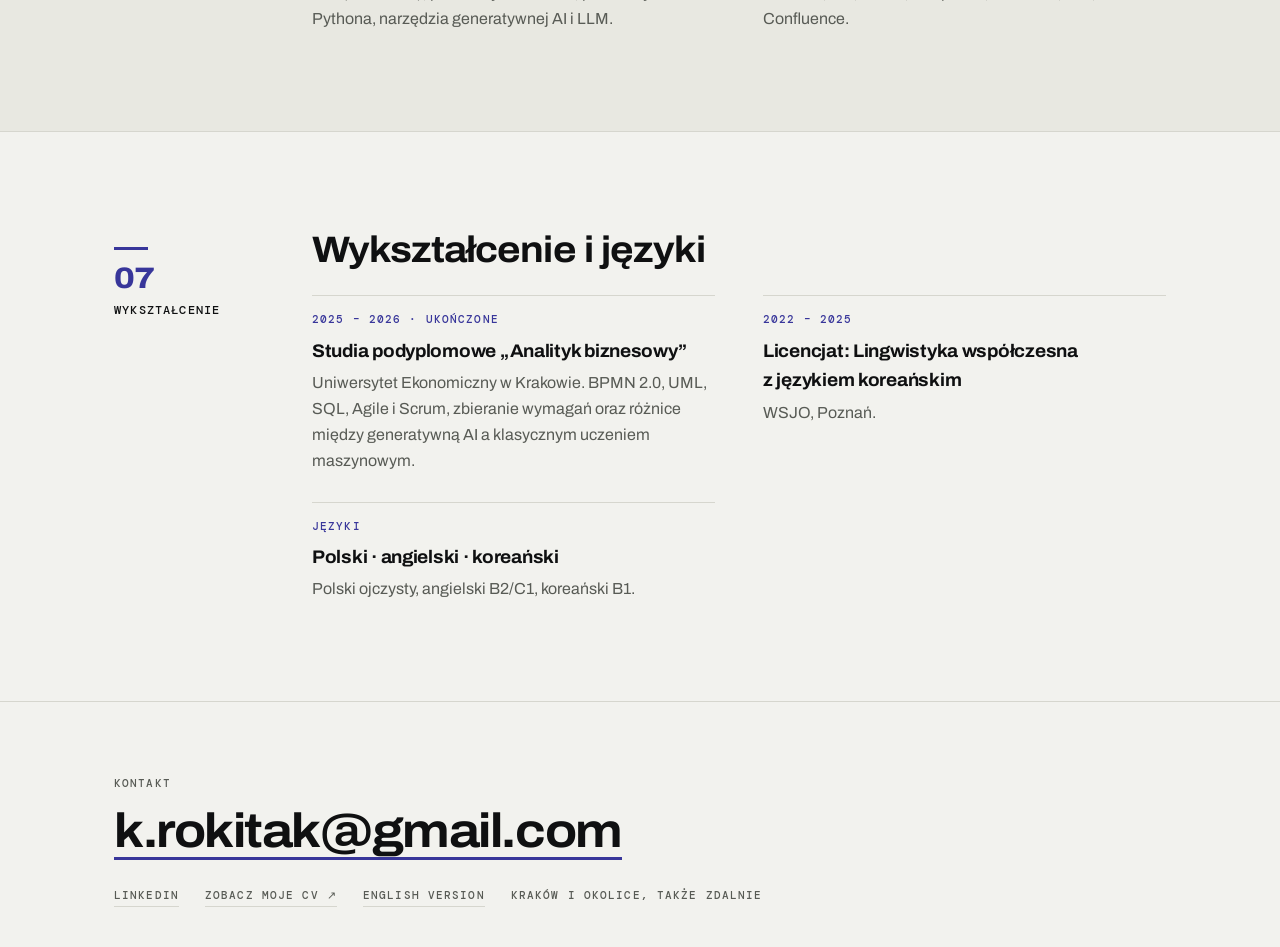
<file: pl/index.html>
<!doctype html>
<html lang="pl">
<head>
<meta charset="utf-8">
<meta name="viewport" content="width=device-width, initial-scale=1">
<meta name="robots" content="noindex, nofollow">
<title>Klaudia Rokita · Analityczka biznesowa i project manager</title>
<meta name="description" content="Klaudia Rokita, analityczka biznesowa i project manager w Krakowie: mapowanie procesów, analiza przyczyn źródłowych, wymagania.">

<link rel="alternate" hreflang="en" href="https://klaudiarokita.github.io/">
<link rel="alternate" hreflang="pl" href="https://klaudiarokita.github.io/pl/">
<link rel="alternate" hreflang="x-default" href="https://klaudiarokita.github.io/">
<link rel="icon" href="../assets/favicon-32.png" sizes="32x32" type="image/png">
<link rel="icon" href="../assets/favicon.svg" type="image/svg+xml">
<link rel="apple-touch-icon" href="../assets/apple-touch-icon.png">

<meta property="og:type" content="profile">
<meta property="og:locale" content="pl_PL">
<meta property="og:title" content="Klaudia Rokita · Analityczka biznesowa i project manager">
<meta property="og:description" content="Wyłapałam błędy w procesie, zanim trafił do wdrożenia.">
<meta property="og:url" content="https://klaudiarokita.github.io/pl/">
<meta property="og:image" content="https://klaudiarokita.github.io/assets/img/og-pl.jpg">
<meta property="og:image:width" content="1200">
<meta property="og:image:height" content="630">
<meta property="og:image:alt" content="Klaudia Rokita, analityczka biznesowa i project manager: wyłapałam błędy w procesie, zanim trafił do wdrożenia.">
<meta name="twitter:card" content="summary_large_image">

<!-- Polish letters (ą, ę, ł, ś, ż...) live in the latin-ext files, so they are preloaded too -->
<link rel="preload" href="../assets/fonts/archivo-latin.woff2" as="font" type="font/woff2" crossorigin>
<link rel="preload" href="../assets/fonts/archivo-latin-ext.woff2" as="font" type="font/woff2" crossorigin>
<link rel="preload" href="../assets/fonts/dmmono-500-latin.woff2" as="font" type="font/woff2" crossorigin>
<link rel="preload" href="../assets/fonts/dmmono-500-latin-ext.woff2" as="font" type="font/woff2" crossorigin>
<link rel="stylesheet" href="../assets/css/site.css?v=37">
</head>
<body>
<a class="skip" href="#main">Przejdź do treści</a>
<div class="spine" aria-hidden="true"><i></i></div>
<nav class="toc" aria-label="Sekcje na tej stronie">
  <ol>
    <li><a href="#find"><span>Jedno pytanie</span><b>01</b></a></li>
    <li><a href="#range"><span>Moja ścieżka</span><b>02</b></a></li>
    <li><a href="#year"><span>Rok nauki</span><b>03</b></a></li>
    <li><a href="#work"><span>Jak pracuję</span><b>04</b></a></li>
    <li><a href="#experience"><span>Doświadczenie</span><b>05</b></a></li>
    <li><a href="#toolkit"><span>Narzędzia</span><b>06</b></a></li>
    <li><a href="#background"><span>Wykształcenie</span><b>07</b></a></li>
  </ol>
</nav>

<header class="site">
  <div class="wrap">
    <a class="sig" href="./">Klaudia Rokita</a>
    <nav class="lang mono" aria-label="Język">
      <a href="../" lang="en" hreflang="en">EN</a>
      <a href="./" aria-current="page" lang="pl">PL</a>
    </nav>
  </div>
</header>

<main id="main">

  <!-- ---------- hero ---------- -->
  <section class="hero">
    <div class="wrap">
      <div class="hero-layout">
        <p class="identity">Analityczka biznesowa i&nbsp;project manager <span>Operacje e-commerce<span class="sep"> · </span><span class="loc">Kraków</span></span></p>
        <h1><span>Wyłapałam błędy w&nbsp;procesie,</span> <span class="payoff">zanim trafił do wdrożenia.</span></h1>
        <div class="hero-body">
          <p class="lead">Zaczęło się od jednego pytania o&nbsp;proces, który właśnie był mapowany pod automatyzację. Żeby rzetelnie na nie odpowiedzieć, prześledziłam go od początku do końca i&nbsp;znalazłam luki, których nikt wcześniej nie zauważył.</p>
          <div class="cta">
            <a class="btn" href="../files/klaudia-rokita-cv-pl.pdf" target="_blank" rel="noopener">Zobacz moje CV <span aria-hidden="true">&#8599;</span><span class="sr">(PDF, otwiera się w&nbsp;nowej karcie)</span></a>
            <a class="btn btn--ghost" href="mailto:k.rokitak@gmail.com">Napisz do mnie</a>
            <a class="tlink" href="https://www.linkedin.com/in/k-rokitak">LinkedIn</a>
          </div>
          <p class="proof"><strong>~20 h<small> / mies.</small></strong><span>tyle czasu oszczędza mojemu zespołowi automatyzacja. <b>Błędy w&nbsp;jej procesie znalazłam, zanim powstała.</b></span></p>
        </div>
        <figure class="portrait">
          <img src="../assets/img/klaudia-rokita-480.jpg"
               srcset="../assets/img/klaudia-rokita-480.jpg 480w, ../assets/img/klaudia-rokita-960.jpg 960w"
               sizes="(max-width: 900px) 72px, 240px"
               width="480" height="600"
               alt="Klaudia Rokita">
        </figure>
      </div>
    </div>
  </section>

  <!-- ---------- 01 jedno pytanie ---------- -->
  <section class="act" id="find" aria-labelledby="find-h">
    <div class="wrap">
      <p class="act__label mono"><b>01</b> Jedno pytanie</p>
      <div>
        <h2 class="kicker reveal" id="find-h"><span>Na papierze błąd jest tani.</span> <span>Po wdrożeniu już nie.</span></h2>
        <div class="find-grid">
          <div>
            <p class="body-text reveal d1">Proces anulowania zamówień był już mapowany i&nbsp;miał zostać zautomatyzowany. Przełożony przyszedł do mnie z&nbsp;pytaniem na jego temat. Z&nbsp;pytaniem, nie z&nbsp;zadaniem.</p>
            <p class="body-text reveal d2">Żeby rzetelnie odpowiedzieć, prześledziłam cały proces, a&nbsp;nie tylko swój fragment. W&nbsp;wersji roboczej wciąż były <span class="mark">nieścisłości i&nbsp;luki w&nbsp;logice</span>. Zgłosiłam je, kiedy wszystko było jeszcze na papierze, dołączyłam do analizy i&nbsp;pomogłam przygotować wersję, która trafiła do wdrożenia.</p>
            <p class="body-text reveal d2">Nie przypisuję sobie tej automatyzacji. Najpewniej powstałaby i&nbsp;beze mnie. Mój wkład polegał na czymś innym: automatyzacja powstała szybciej i&nbsp;na procesie, który działa. <b>Błąd wyłapany na etapie projektowania kosztuje jedną rozmowę. Ten sam błąd wyłapany po wdrożeniu kosztuje przebudowę.</b></p>
          </div>
          <ol class="flow reveal d1" aria-label="Jak to przebiegło, krok po kroku">
            <li class="step"><span class="mono">01</span><p>Pytanie</p></li>
            <li class="step"><span class="mono">02</span><p>Przegląd całego procesu</p></li>
            <li class="step step--gap"><span class="mono">03</span><p><span class="gap-mark">Błędy wyłapane na papierze</span></p></li>
            <li class="step"><span class="mono">04</span><p>Poprawiony proces</p></li>
            <li class="step"><span class="mono">05</span><p>Przekazanie do wdrożenia</p></li>
          </ol>
        </div>
      </div>
    </div>
  </section>

  <!-- ---------- 02 moja ścieżka ---------- -->
  <section class="act" id="range" aria-labelledby="range-h">
    <div class="wrap">
      <p class="act__label mono"><b>02</b> Moja ścieżka</p>
      <div>
        <h2 class="kicker reveal" id="range-h">Różne role. To samo podejście.</h2>
        <p class="body-text reveal d1">W&nbsp;każdej z&nbsp;nich szybko uczyłam się zasad, a&nbsp;potem szukałam miejsc, w&nbsp;których przestawały działać.</p>
        <div class="stops">
          <div class="stop reveal">
            <p class="yr mono">2020&ndash;2024</p>
            <div>
              <h3>Kasyno</h3>
              <p>Prawie cztery lata ścisłych procedur, szybkich decyzji pod presją czasu i&nbsp;wymagających klientów po drugiej stronie stołu.</p>
            </div>
          </div>
          <div class="stop reveal">
            <p class="yr mono">2024&ndash;2025</p>
            <div>
              <h3>Obsługa klienta</h3>
              <p>Zmiany w&nbsp;zamówieniach, faktury, płatności i&nbsp;reklamacje trafiały do mnie jako zgłoszenia. Tam nauczyłam się, <span class="mark">które procesy zawodzą i&nbsp;w&nbsp;którym miejscu</span>.</p>
            </div>
          </div>
          <div class="stop reveal">
            <p class="yr mono">Od 2025</p>
            <div>
              <h3>Dziewięć rynków</h3>
              <p>Każdy rynek ma własne zasady platform sprzedażowych, a&nbsp;do tego codziennie 5&ndash;7 partnerów zewnętrznych. Trafiłam tu po 8 miesiącach, przez rekrutację wewnętrzną.</p>
            </div>
          </div>
          <div class="stop stop--now reveal">
            <p class="yr mono">Teraz</p>
            <div>
              <h3>Analiza biznesowa</h3>
              <p>Mapuję procesy, szukam luk w&nbsp;logice i&nbsp;przyczyn źródłowych, a&nbsp;potem opisuję je na tyle jasno, żeby <span class="mark">dało się je naprawić raz</span>, zamiast za każdym razem obsługiwać problem od nowa.</p>
            </div>
          </div>
        </div>
      </div>
    </div>
  </section>

  <!-- ---------- 03 rok nauki ---------- -->
  <section class="act act--dark" id="year" aria-labelledby="year-h">
    <div class="wrap">
      <p class="act__label mono"><b>03</b> Rok nauki</p>
      <div>
        <h2 class="kicker reveal" id="year-h">Jeden rok. Pełny etat. Bez przerwy.</h2>
        <p class="body-text reveal d1">Wszystko to zrobiłam równolegle z&nbsp;pracą na pełen etat, a&nbsp;nie zamiast niej.</p>
        <ul class="ledger reveal d2">
          <li><h3>Studia podyplomowe „Analityk biznesowy”</h3><p class="meta mono">Uniwersytet Ekonomiczny w&nbsp;Krakowie · ukończone</p></li>
          <li><h3>Certyfikat AgilePM / BA</h3><p class="meta mono">Zarządzanie projektami</p></li>
          <li><h3>n8n Level 1 i&nbsp;2</h3><p class="meta mono">Automatyzacja procesów</p></li>
          <li><h3>SQL · Power BI · Power Query · BPMN 2.0 · UML</h3><p class="meta mono">Szkolenia</p></li>
          <li><h3>Generatywna AI w&nbsp;praktyce</h3><p class="meta mono">Z&nbsp;jej pomocą powstała ta strona</p></li>
        </ul>
        <p class="body-text after reveal d3">To mam na myśli, kiedy mówię, że szybko się uczę. <b>Nie hasło w&nbsp;CV, tylko <span class="mark mark--draw">rok z&nbsp;twardymi dowodami</span>.</b></p>
      </div>
    </div>
  </section>

  <!-- ---------- 04 jak pracuję ---------- -->
  <section class="act" id="work" aria-labelledby="work-h">
    <div class="wrap">
      <p class="act__label mono"><b>04</b> Jak pracuję</p>
      <div>
        <h2 class="section-head reveal" id="work-h">Duża część mojej pracy to praca z&nbsp;ludźmi.</h2>
        <p class="body-text reveal d1"><span class="mark">W&nbsp;każdej dotychczasowej roli szkoliłam i&nbsp;wdrażałam nowe osoby.</span> Dziś codziennie współpracuję z&nbsp;5&ndash;7 partnerami zewnętrznymi, a&nbsp;w&nbsp;kasynie koordynowałam zespół 3&ndash;5 osób. Lubię też spotkania: to na nich ustala się, co proces ma właściwie robić, i&nbsp;to stamtąd biorą się wymagania.</p>
        <p class="body-text work-bridge reveal d2">Dwa materiały poniżej pokazują drugą połowę: co robię z&nbsp;tym, co usłyszę.</p>
        <a class="slab reveal" href="../case-study.html" hreflang="en">
          <p class="slab__tag mono">Case study · ćwiczenie</p>
          <h3>Klient ma poczucie, że projekt stoi, choć zespół raportuje 524 godziny.</h3>
          <p>Ćwiczenie oparte na realistycznym scenariuszu projektowym, a&nbsp;nie prawdziwe zlecenie. Sprawdziłam, gdzie naprawdę poszły godziny, czego dane nie są w&nbsp;stanie udowodnić i&nbsp;jak przekazałabym to klientowi.</p>
          <span class="go">Przeczytaj case study (po angielsku)</span>
        </a>
        <a class="slab reveal d1" href="build-log.html">
          <p class="slab__tag mono">Jak powstała ta strona</p>
          <h3>Z&nbsp;AI pracuję swobodnie, ale uważnie.</h3>
          <p>Zbudowałam tę stronę z&nbsp;pomocą AI, w&nbsp;dziedzinie, w&nbsp;której nigdy wcześniej nie pracowałam, i&nbsp;bez pisania kodu. Określiłam cele i&nbsp;wymagania, podejmowałam decyzje i&nbsp;zleciłam sprawdzenie, czy każde twierdzenie zgadza się z&nbsp;moim CV. Kiedy AI wyolbrzymiło moją rolę w&nbsp;nagłówku, wyłapałam to. Od briefu do publikacji: niecałe dwie doby.</p>
          <span class="go">Zobacz dziennik projektu</span>
        </a>
      </div>
    </div>
  </section>

  <!-- ---------- 05 doświadczenie ---------- -->
  <section class="act" id="experience" aria-labelledby="exp-h">
    <div class="wrap">
      <p class="act__label mono"><b>05</b> Doświadczenie</p>
      <div>
        <h2 class="section-head reveal" id="exp-h">Co naprawdę robiłam na każdym stanowisku.</h2>

        <article class="role reveal">
          <p class="when mono">03.2025 &ndash; obecnie</p>
          <div>
            <h3>Specjalistka ds. platform sprzedażowych</h3>
            <p class="where">Morele.net · Kraków</p>
            <ul>
              <li>Codzienna współpraca z <b>5&ndash;7 partnerami zewnętrznymi</b> w&nbsp;celu bieżącego rozwiązywania problemów logistycznych i&nbsp;utrzymywania ciągłości łańcucha dostaw.</li>
              <li>Kompleksowa obsługa <b>9 rynków europejskich</b> (PL, FR, NL, BE, GB, ES, IT, DE, SE) z&nbsp;uwzględnieniem specyfiki poszczególnych platform sprzedażowych.</li>
              <li>Monitorowanie terminowości realizacji zgłoszeń, z&nbsp;dbałością o&nbsp;utrzymanie wskaźników KPI na wymaganym poziomie.</li>
              <li>Optymalizacja procesów i&nbsp;kontrola jakości, obejmująca mapowanie workflow i&nbsp;identyfikację luk logicznych w&nbsp;procesie anulacji zamówień przed jego automatyzacją (automatyzacja odzyskuje <b>ok. 20 roboczogodzin miesięcznie</b> w&nbsp;zespole).</li>
              <li>Analiza przyczyn źródłowych pojawiających się błędów systemowych, mająca na celu wdrażanie trwałych rozwiązań.</li>
              <li>Obsługa procesów sprzedażowych i&nbsp;posprzedażowych, obejmująca bezpośrednią komunikację z&nbsp;klientami w&nbsp;języku angielskim.</li>
            </ul>
          </div>
        </article>

        <article class="role reveal">
          <p class="when mono">07.2024 &ndash; 03.2025</p>
          <div>
            <h3>Specjalistka ds. obsługi klienta</h3>
            <p class="where">Morele.net · Kraków</p>
            <ul>
              <li>Zarządzanie pełnym cyklem zgłoszeń (wewnętrznych i&nbsp;zewnętrznych), wymagające sprawnej komunikacji między działami oraz umiejętności priorytetyzacji zadań.</li>
              <li>Koordynowanie procesów logistycznych, w&nbsp;tym zmian w&nbsp;zamówieniach, fakturach, terminach dostaw oraz płatnościach.</li>
              <li>Analiza i&nbsp;raportowanie zgłoszeń reklamacyjnych, przekładające się na rozwiązywanie spraw klienta zgodnie z&nbsp;polityką firmy.</li>
              <li>Doradztwo w&nbsp;zakresie oferty i&nbsp;polityki firmy, z&nbsp;zachowaniem wysokich standardów profesjonalnej komunikacji przez telefon, czat oraz e-mail.</li>
              <li>Szkolenie i&nbsp;wdrażanie nowych pracowników w&nbsp;zespole.</li>
            </ul>
          </div>
        </article>

        <article class="role reveal">
          <p class="when mono">09.2020 &ndash; 05.2024</p>
          <div>
            <h3>Starsza krupierka</h3>
            <p class="where">HIT Casino · Kraków</p>
            <ul>
              <li>Nadzór nad operacyjną płynnością pracy oraz koordynacja działań <b>3&ndash;5-osobowego zespołu</b>.</li>
              <li>Efektywne zarządzanie priorytetami w&nbsp;warunkach wysokiej presji czasu i&nbsp;konieczności podejmowania szybkich, trafnych decyzji.</li>
              <li>Profesjonalna obsługa bardzo wymagających klientów.</li>
              <li>Wielozadaniowość i&nbsp;wysoka podzielność uwagi.</li>
              <li>Szkolenie i&nbsp;wdrażanie nowych pracowników na sali.</li>
            </ul>
          </div>
        </article>
      </div>
    </div>
  </section>

  <!-- ---------- 06 narzędzia ---------- -->
  <section class="act act--tint" id="toolkit" aria-labelledby="kit-h">
    <div class="wrap">
      <p class="act__label mono"><b>06</b> Narzędzia</p>
      <div>
        <h2 class="section-head reveal" id="kit-h">Z&nbsp;czym pracuję.</h2>
        <dl class="kit reveal">
          <div>
            <dt class="mono">Metody i&nbsp;procesy</dt>
            <dd>Agile, Scrum, BPMN 2.0, UML, zbieranie i&nbsp;dokumentowanie wymagań, tworzenie i&nbsp;optymalizacja procedur, podstawy Waterfall.</dd>
          </div>
          <div>
            <dt class="mono">Dane</dt>
            <dd>Power BI, Power Query, Excel, podstawy SQL.</dd>
          </div>
          <div>
            <dt class="mono">Automatyzacja i&nbsp;AI</dt>
            <dd>n8n (Level 1 i&nbsp;2), podstawy REST API, podstawy Pythona, narzędzia generatywnej AI i&nbsp;LLM.</dd>
          </div>
          <div>
            <dt class="mono">E-commerce i&nbsp;narzędzia projektowe</dt>
            <dd>Amazon, Bol, Mirakl, Responso, Redmine, Jira, Confluence.</dd>
          </div>
        </dl>
      </div>
    </div>
  </section>

  <!-- ---------- 07 wykształcenie ---------- -->
  <section class="act" id="background" aria-labelledby="edu-h">
    <div class="wrap">
      <p class="act__label mono"><b>07</b> Wykształcenie</p>
      <div>
        <h2 class="section-head reveal" id="edu-h">Wykształcenie i&nbsp;języki</h2>
        <div class="edu reveal">
          <div>
            <p class="tag mono">2025 &ndash; 2026 · ukończone</p>
            <h3>Studia podyplomowe „Analityk biznesowy”</h3>
            <p>Uniwersytet Ekonomiczny w&nbsp;Krakowie. BPMN 2.0, UML, SQL, Agile i&nbsp;Scrum, zbieranie wymagań oraz różnice między generatywną AI a&nbsp;klasycznym uczeniem maszynowym.</p>
          </div>
          <div>
            <p class="tag mono">2022 &ndash; 2025</p>
            <h3>Licencjat: Lingwistyka współczesna z&nbsp;językiem koreańskim</h3>
            <p>WSJO, Poznań.</p>
          </div>
          <div>
            <p class="tag mono">Języki</p>
            <h3>Polski · angielski · koreański</h3>
            <p>Polski ojczysty, angielski B2/C1, koreański B1.</p>
          </div>
        </div>
      </div>
    </div>
  </section>

</main>

<footer class="foot">
  <div class="wrap">
    <p class="mono" style="color:var(--ink-2);margin:0 0 14px">Kontakt</p>
    <a class="mail" href="mailto:k.rokitak@gmail.com">k.rokitak@gmail.com</a>
    <div class="foot-row mono">
      <a href="https://www.linkedin.com/in/k-rokitak">LinkedIn</a>
      <a href="../files/klaudia-rokita-cv-pl.pdf" target="_blank" rel="noopener">Zobacz moje CV <span aria-hidden="true">&#8599;</span><span class="sr">(PDF, otwiera się w&nbsp;nowej karcie)</span></a>
      <a href="../" lang="en" hreflang="en">English version</a>
      <span>Kraków i&nbsp;okolice, także zdalnie</span>
    </div>
  </div>
</footer>
<script src="../assets/js/reveal.js?v=3" defer></script>
<script src="../assets/js/vendor/rough-notation.iife.js" defer></script>
<script src="../assets/js/marks.js?v=3" defer></script>
<script src="../assets/js/nav.js?v=1" defer></script>
<!-- visit counter and reading attention: no cookies, no personal data -->
<script defer src="https://cloud.umami.is/script.js" data-website-id="720bf04b-3de4-4dd5-a9f3-2a968050e540"></script>
<script defer src="../assets/js/attention.js?v=1"></script>
</body>
</html>
</file>
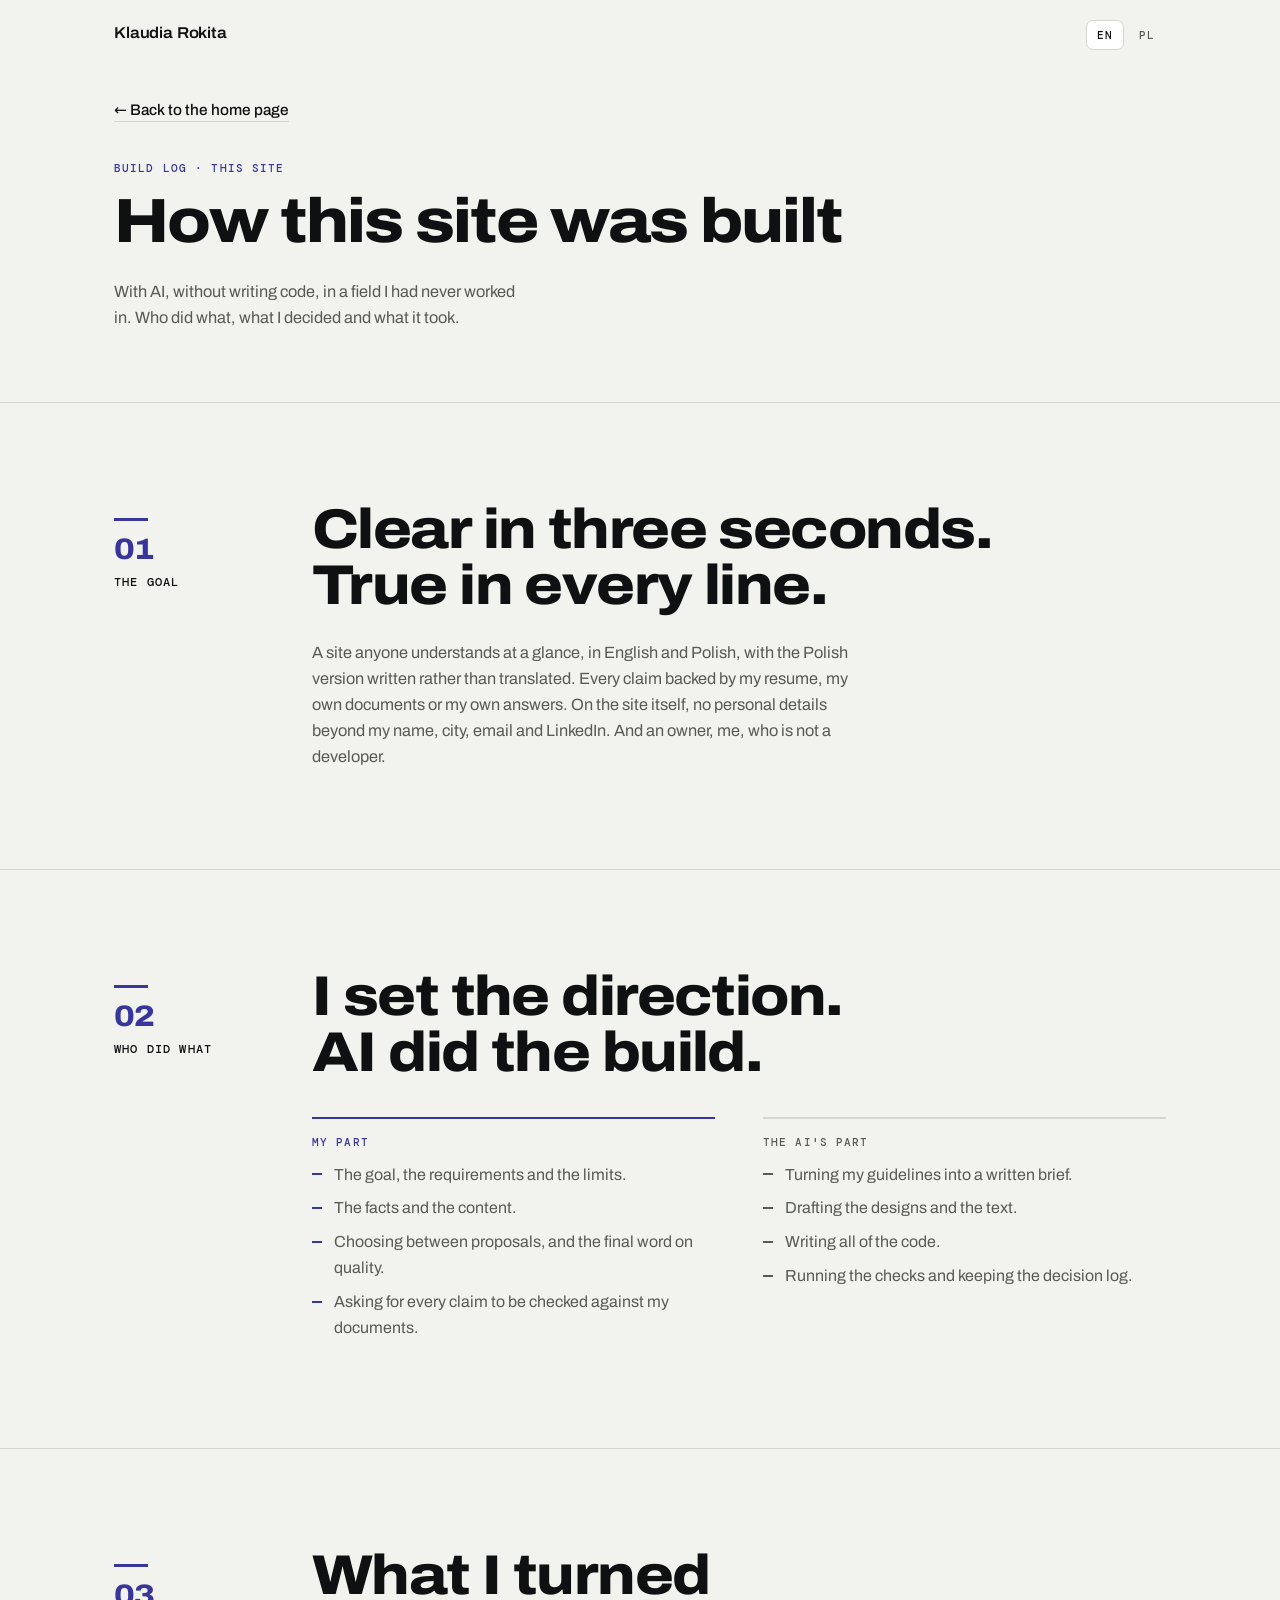
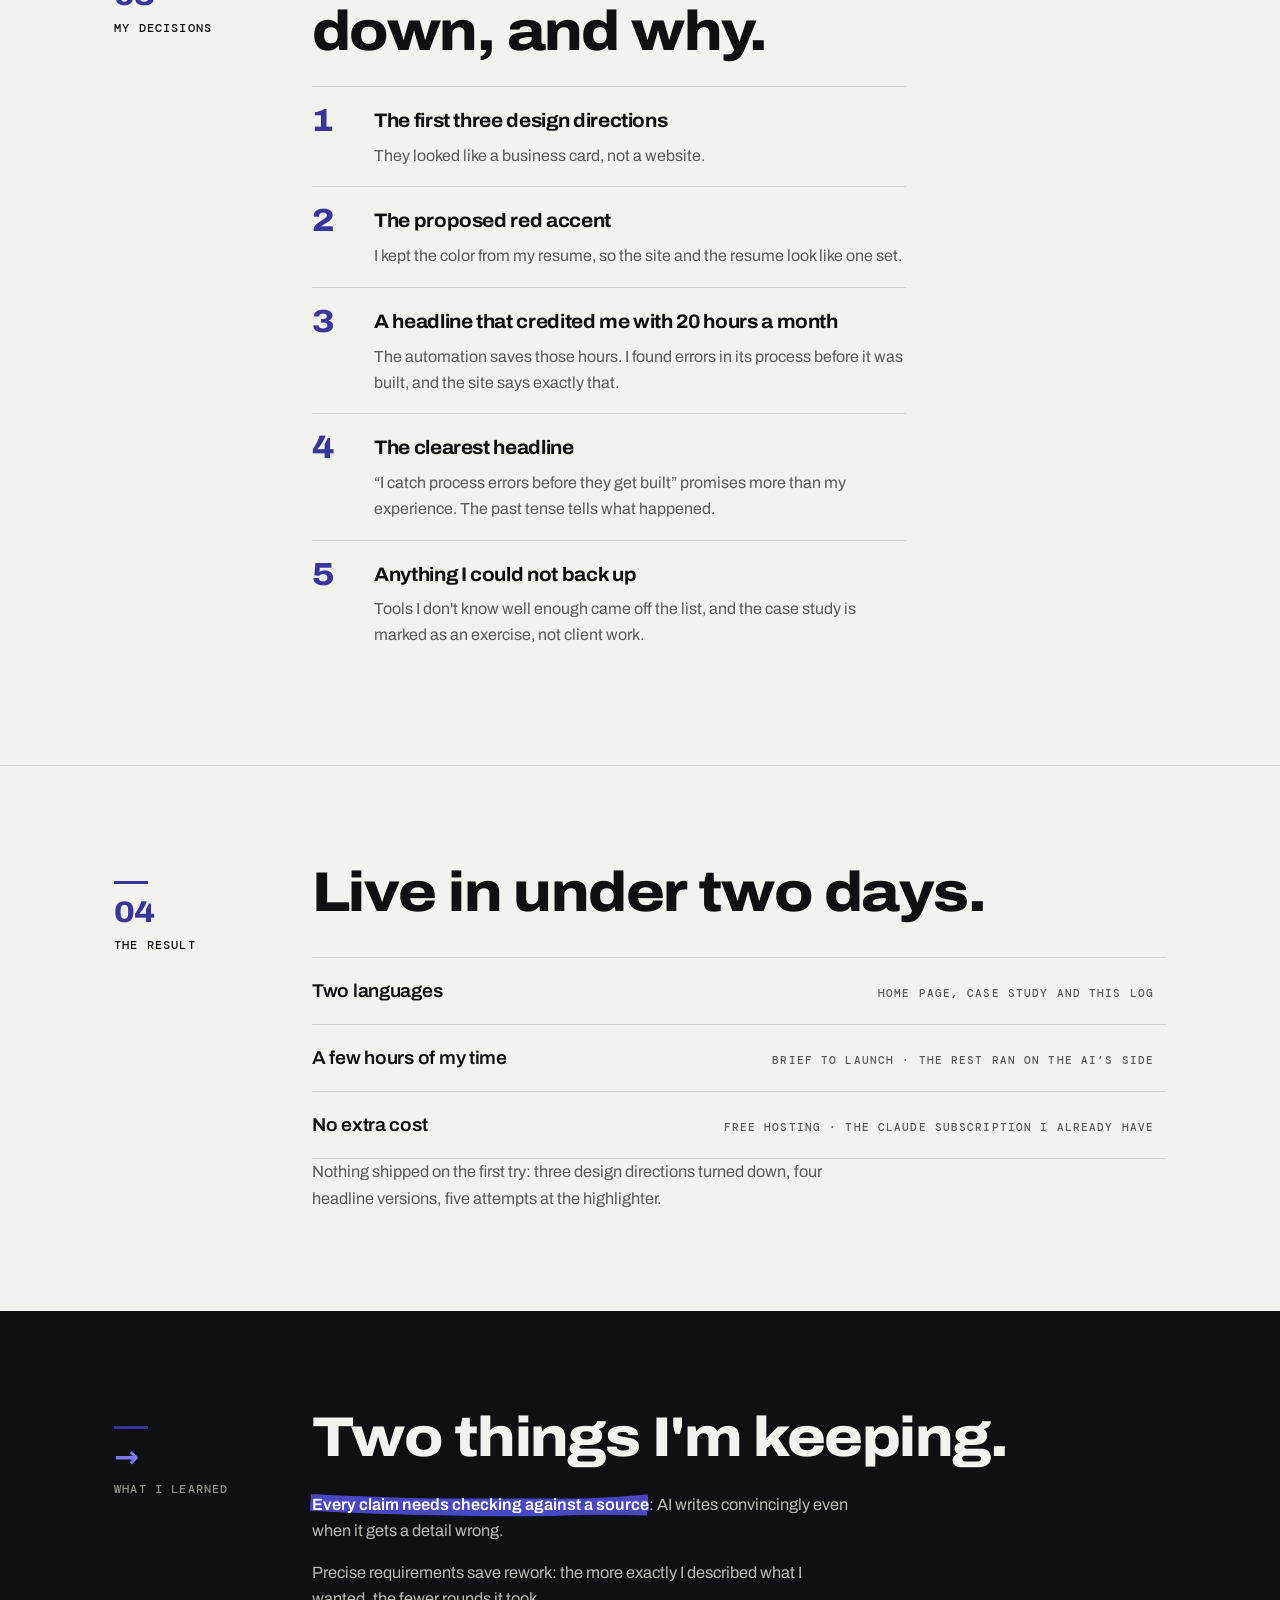
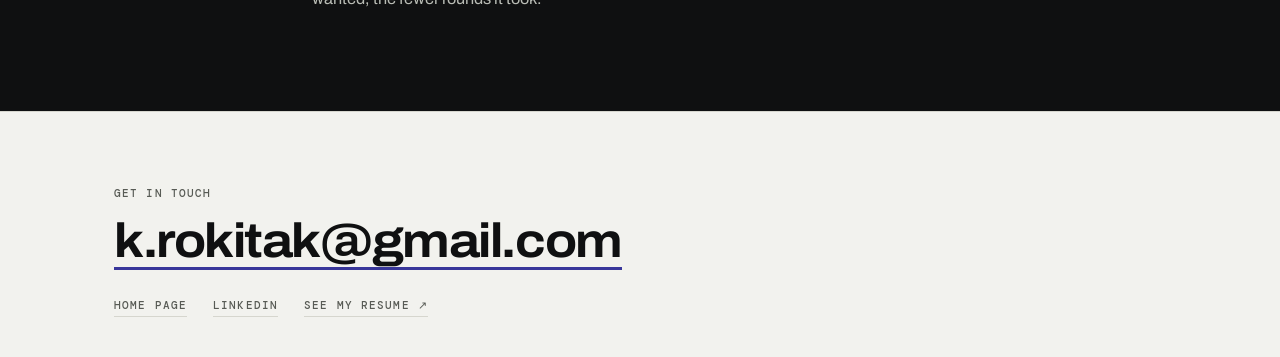
<file: build-log.html>
<!doctype html>
<html lang="en">
<head>
<meta charset="utf-8">
<meta name="viewport" content="width=device-width, initial-scale=1">
<meta name="robots" content="noindex, nofollow">
<title>How this site was built · Klaudia Rokita</title>
<meta name="description" content="How this site was built with AI and without writing code: the goal, who did what, the decisions, the time and the cost.">

<link rel="alternate" hreflang="en" href="https://klaudiarokita.github.io/build-log.html">
<link rel="alternate" hreflang="pl" href="https://klaudiarokita.github.io/pl/build-log.html">
<link rel="icon" href="assets/favicon-32.png" sizes="32x32" type="image/png">
<link rel="icon" href="assets/favicon.svg" type="image/svg+xml">
<link rel="apple-touch-icon" href="assets/apple-touch-icon.png">

<meta property="og:type" content="article">
<meta property="og:locale" content="en_US">
<meta property="og:title" content="How this site was built">
<meta property="og:description" content="With AI, without writing code: who did what, what I decided and what it took.">
<meta property="og:url" content="https://klaudiarokita.github.io/build-log.html">
<meta property="og:image" content="https://klaudiarokita.github.io/assets/img/og-en.jpg">
<meta property="og:image:width" content="1200">
<meta property="og:image:height" content="630">
<meta property="og:image:alt" content="Klaudia Rokita, business analyst and project manager: I caught process errors before they got built.">
<meta name="twitter:card" content="summary_large_image">

<link rel="preload" href="assets/fonts/archivo-latin.woff2" as="font" type="font/woff2" crossorigin>
<link rel="preload" href="assets/fonts/dmmono-500-latin.woff2" as="font" type="font/woff2" crossorigin>
<link rel="stylesheet" href="assets/css/site.css?v=37">
</head>
<body>
<a class="skip" href="#main">Skip to content</a>
<div class="spine" aria-hidden="true"><i></i></div>
<nav class="toc" aria-label="Sections on this page">
  <ol>
    <li><a href="#goal"><span>The goal</span><b>01</b></a></li>
    <li><a href="#roles"><span>Who did what</span><b>02</b></a></li>
    <li><a href="#decisions"><span>My decisions</span><b>03</b></a></li>
    <li><a href="#result"><span>The result</span><b>04</b></a></li>
  </ol>
</nav>

<header class="site">
  <div class="wrap">
    <a class="sig" href="./">Klaudia Rokita</a>
    <nav class="lang mono" aria-label="Language">
      <a href="build-log.html" aria-current="page" lang="en">EN</a>
      <a href="pl/build-log.html" lang="pl" hreflang="pl">PL</a>
    </nav>
  </div>
</header>

<main id="main">

  <!-- ---------- intro ---------- -->
  <section class="hero cs-hero">
    <div class="wrap">
      <p class="cs-back"><a class="tlink" href="./#work">&larr; Back to the home page</a></p>
      <p class="slab__tag mono">Build log · this site</p>
      <h1 class="cs-title">How this site was built</h1>
      <p class="lead">With AI, without writing code, in a field I had never worked in. Who did what, what I decided and what it took.</p>
    </div>
  </section>

  <!-- ---------- 01 the goal ---------- -->
  <section class="act" id="goal" aria-labelledby="goal-h">
    <div class="wrap">
      <p class="act__label mono"><b>01</b> The goal</p>
      <div>
        <h2 class="kicker reveal" id="goal-h"><span>Clear in three seconds.</span> <span>True in every line.</span></h2>
        <p class="body-text reveal d1">A site anyone understands at a glance, in English and Polish, with the Polish version written rather than translated. Every claim backed by my resume, my own documents or my own answers. On the site itself, no personal details beyond my name, city, email and LinkedIn. And an owner, me, who is not a developer.</p>
      </div>
    </div>
  </section>

  <!-- ---------- 02 who did what ---------- -->
  <section class="act" id="roles" aria-labelledby="roles-h">
    <div class="wrap">
      <p class="act__label mono"><b>02</b> Who did what</p>
      <div>
        <h2 class="kicker reveal" id="roles-h">I set the direction. AI did the build.</h2>
        <div class="proscons reveal d1">
          <div>
            <p class="mono proscons__label">My part</p>
            <ul class="dash">
              <li>The goal, the requirements and the limits.</li>
              <li>The facts and the content.</li>
              <li>Choosing between proposals, and the final word on quality.</li>
              <li>Asking for every claim to be checked against my documents.</li>
            </ul>
          </div>
          <div>
            <p class="mono proscons__label proscons__label--muted">The AI's part</p>
            <ul class="dash dash--muted">
              <li>Turning my guidelines into a written brief.</li>
              <li>Drafting the designs and the text.</li>
              <li>Writing all of the code.</li>
              <li>Running the checks and keeping the decision log.</li>
            </ul>
          </div>
        </div>
      </div>
    </div>
  </section>

  <!-- ---------- 03 decisions ---------- -->
  <section class="act" id="decisions" aria-labelledby="decisions-h">
    <div class="wrap">
      <p class="act__label mono"><b>03</b> My decisions</p>
      <div>
        <h2 class="kicker reveal" id="decisions-h">What I turned down, and why.</h2>
        <ol class="flags">
          <li class="reveal">
            <h3>The first three design directions</h3>
            <p>They looked like a business card, not a website.</p>
          </li>
          <li class="reveal">
            <h3>The proposed red accent</h3>
            <p>I kept the color from my resume, so the site and the resume look like one set.</p>
          </li>
          <li class="reveal">
            <h3>A headline that credited me with 20 hours a month</h3>
            <p>The automation saves those hours. I found errors in its process before it was built, and the site says exactly that.</p>
          </li>
          <li class="reveal">
            <h3>The clearest headline</h3>
            <p>&ldquo;I catch process errors before they get built&rdquo; promises more than my experience. The past tense tells what happened.</p>
          </li>
          <li class="reveal">
            <h3>Anything I could not back up</h3>
            <p>Tools I don't know well enough came off the list, and the case study is marked as an exercise, not client work.</p>
          </li>
        </ol>
      </div>
    </div>
  </section>

  <!-- ---------- 04 the result ---------- -->
  <section class="act" id="result" aria-labelledby="result-h">
    <div class="wrap">
      <p class="act__label mono"><b>04</b> The result</p>
      <div>
        <h2 class="kicker reveal" id="result-h">Live in under two days.</h2>
        <ul class="ledger reveal d1">
          <li><h3>Two languages</h3><p class="meta mono">home page, case study and this log</p></li>
          <li><h3>A few hours of my time</h3><p class="meta mono">brief to launch · the rest ran on the AI&rsquo;s side</p></li>
          <li><h3>No extra cost</h3><p class="meta mono">free hosting · the Claude subscription I already have</p></li>
        </ul>
        <p class="body-text reveal d2">Nothing shipped on the first try: three design directions turned down, four headline versions, five attempts at the highlighter.</p>
      </div>
    </div>
  </section>

  <!-- ---------- what I learned ---------- -->
  <section class="act act--dark cs-takeaway" aria-labelledby="take-h">
    <div class="wrap">
      <p class="act__label mono"><b>&rarr;</b> What I learned</p>
      <div>
        <h2 class="kicker reveal" id="take-h">Two things I'm keeping.</h2>
        <p class="body-text reveal d1"><span class="mark mark--draw">Every claim needs checking against a source</span>: AI writes convincingly even when it gets a detail wrong.</p>
        <p class="body-text reveal d2">Precise requirements save rework: the more exactly I described what I wanted, the fewer rounds it took.</p>
      </div>
    </div>
  </section>

</main>

<footer class="foot">
  <div class="wrap">
    <p class="mono" style="color:var(--ink-2);margin:0 0 14px">Get in touch</p>
    <a class="mail" href="mailto:k.rokitak@gmail.com">k.rokitak@gmail.com</a>
    <div class="foot-row mono">
      <a href="./">Home page</a>
      <a href="https://www.linkedin.com/in/k-rokitak">LinkedIn</a>
      <a href="files/klaudia-rokita-cv-en.pdf" target="_blank" rel="noopener">See my resume <span aria-hidden="true">&#8599;</span><span class="sr">(PDF, opens in a new tab)</span></a>
    </div>
  </div>
</footer>
<script src="assets/js/reveal.js?v=3" defer></script>
<script src="assets/js/vendor/rough-notation.iife.js" defer></script>
<script src="assets/js/marks.js?v=3" defer></script>
<script src="assets/js/nav.js?v=1" defer></script>
<!-- visit counter and reading attention: no cookies, no personal data -->
<script defer src="https://cloud.umami.is/script.js" data-website-id="720bf04b-3de4-4dd5-a9f3-2a968050e540"></script>
<script defer src="assets/js/attention.js?v=1"></script>
</body>
</html>
</file>
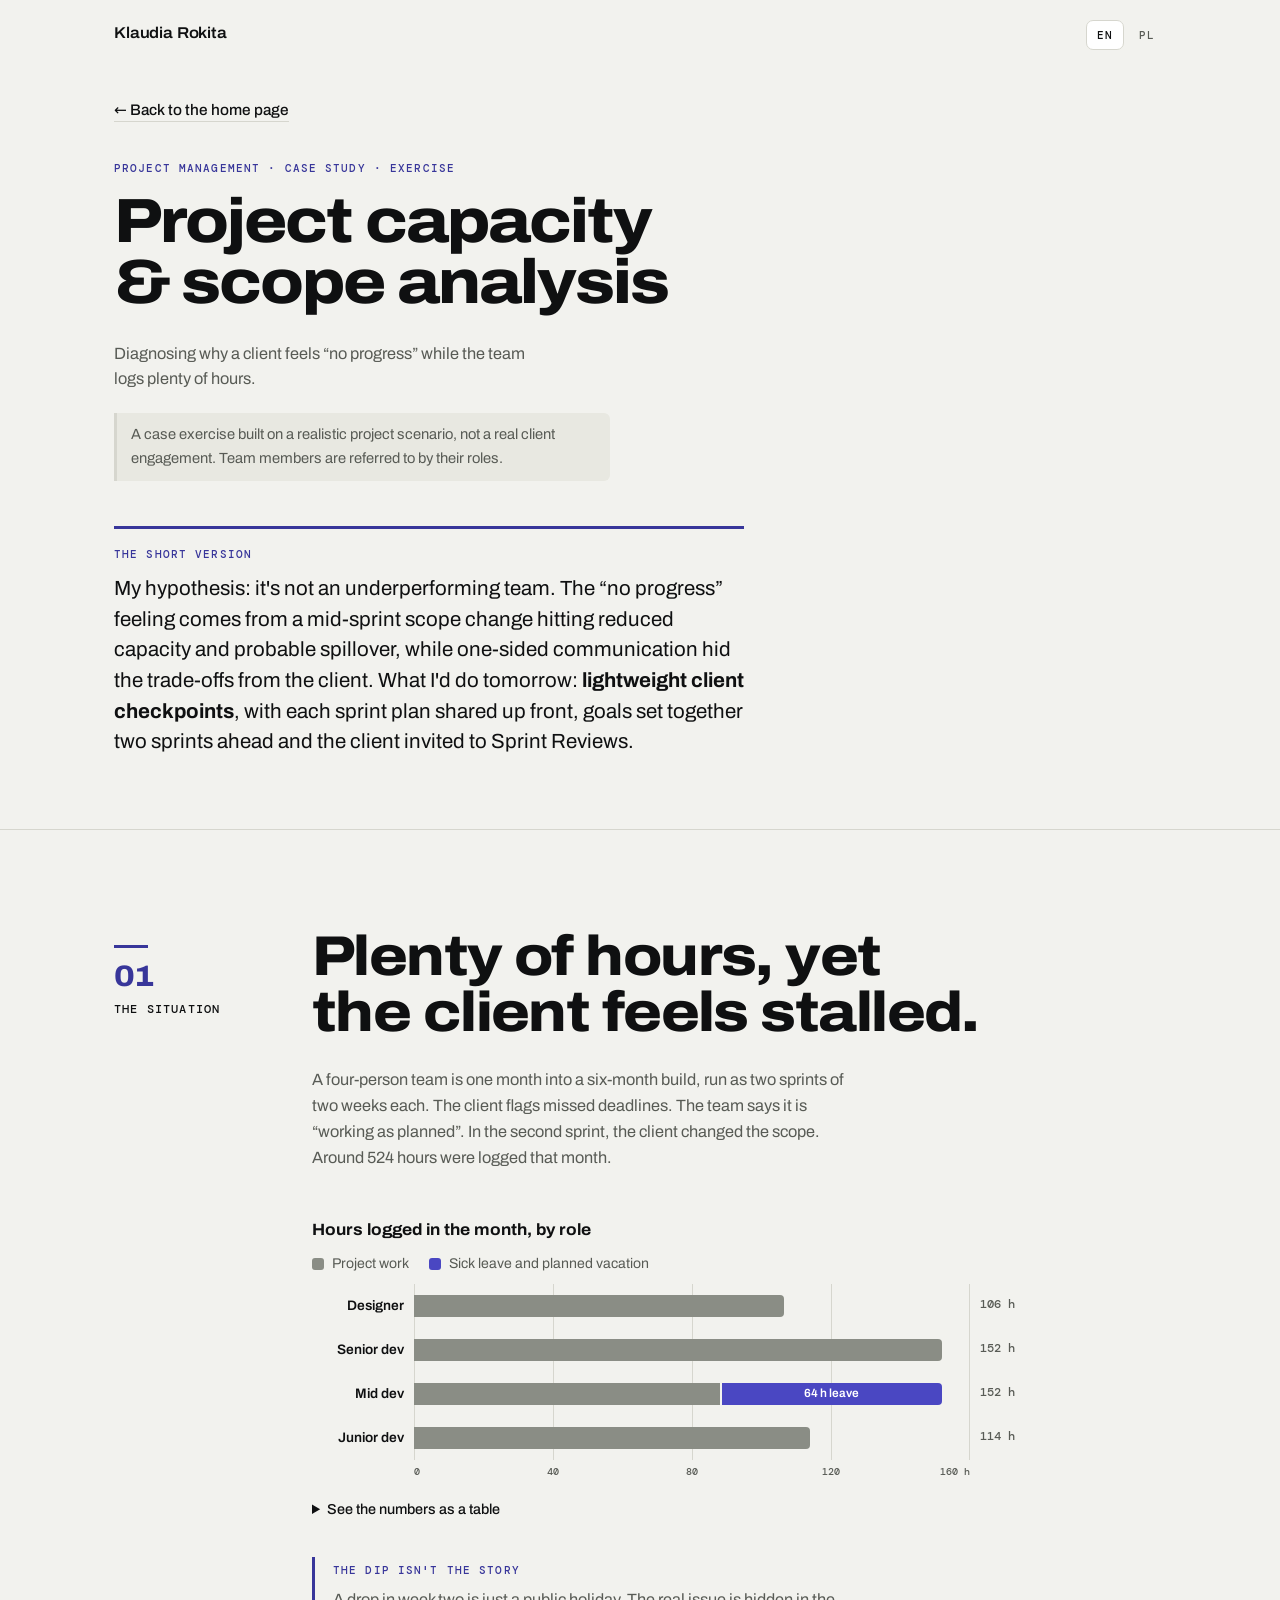
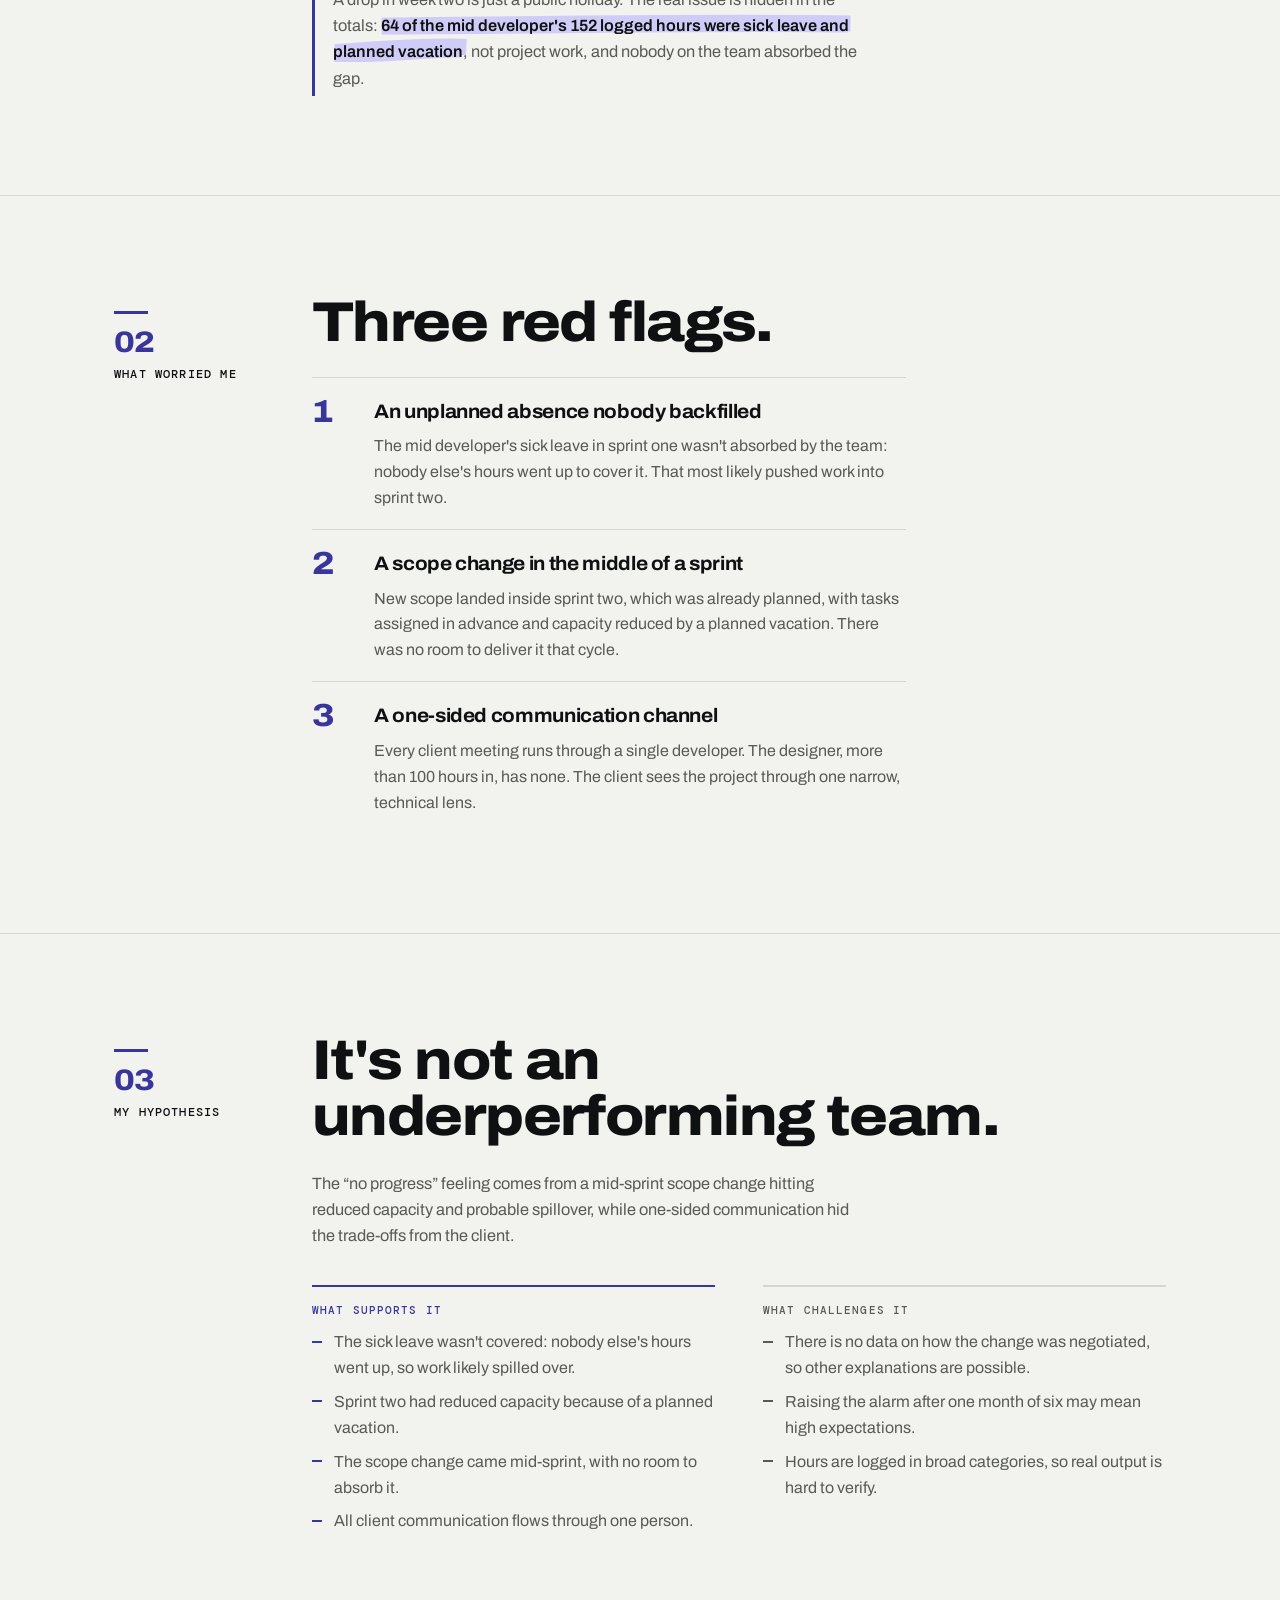
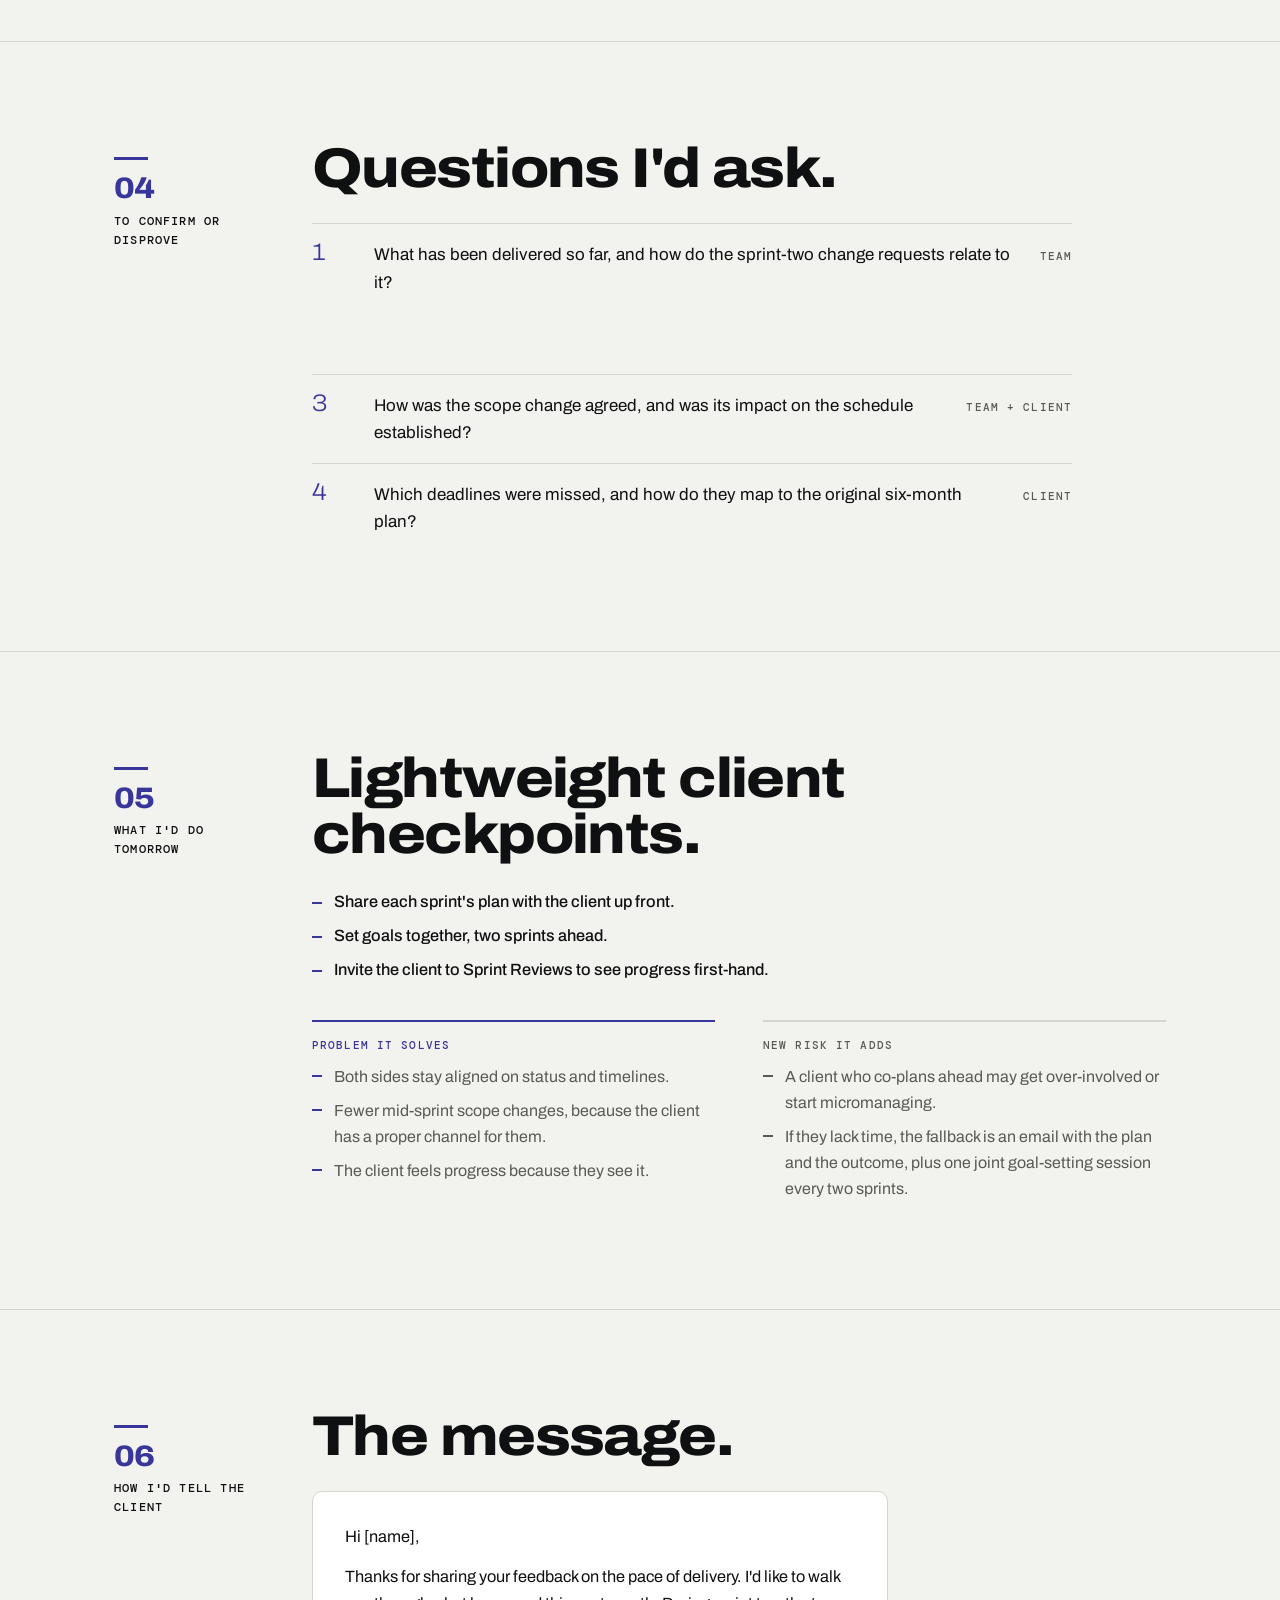
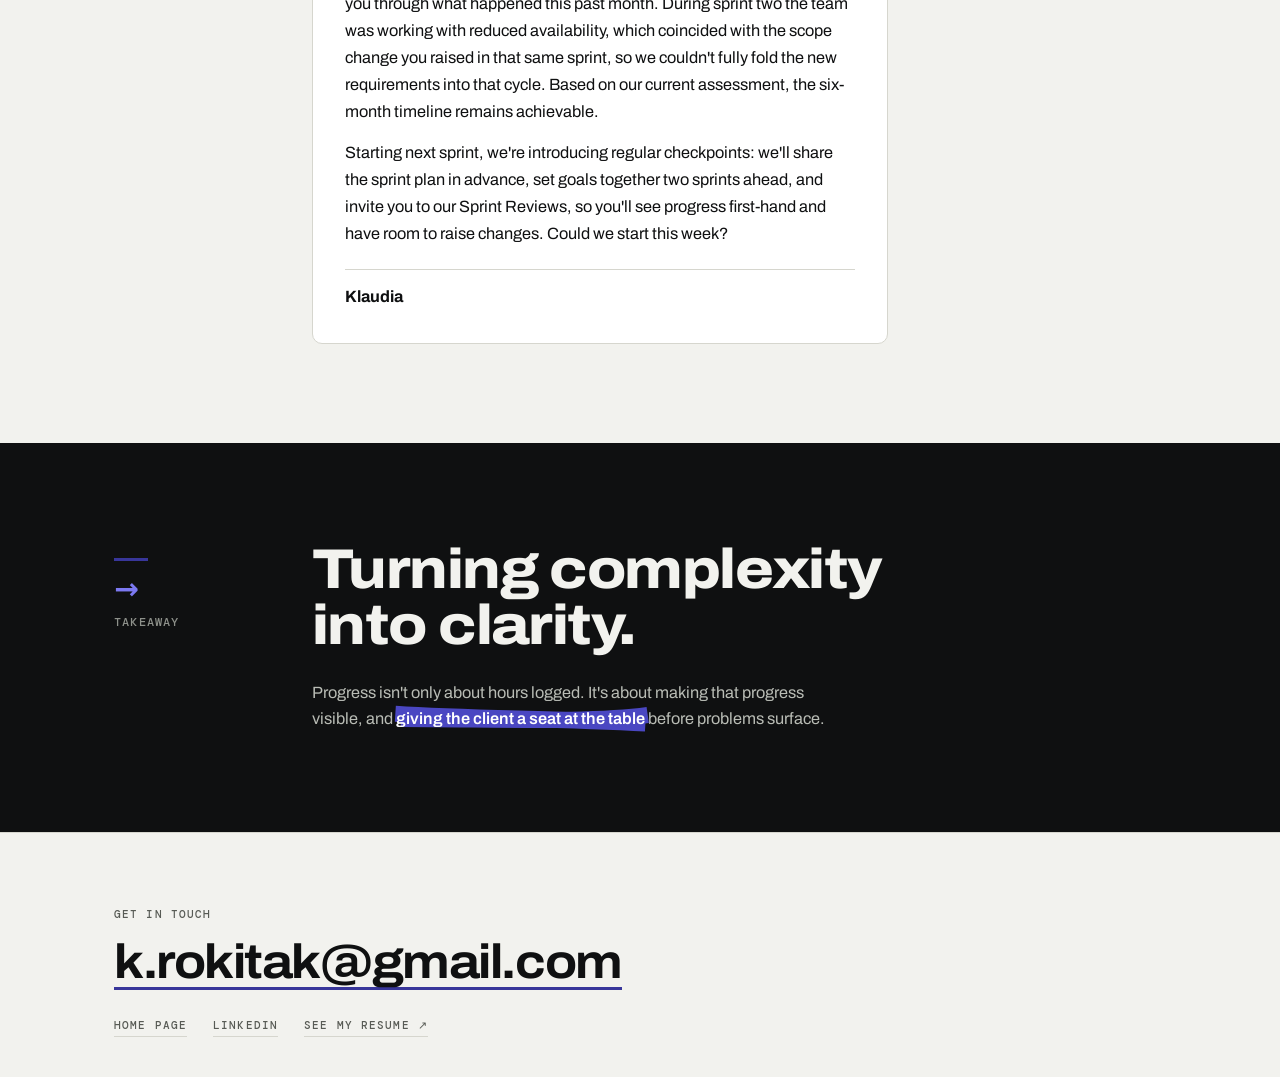
<file: case-study.html>
<!doctype html>
<html lang="en">
<head>
<meta charset="utf-8">
<meta name="viewport" content="width=device-width, initial-scale=1">
<meta name="robots" content="noindex, nofollow">
<title>Project capacity &amp; scope analysis · Klaudia Rokita</title>
<meta name="description" content="A case exercise: why a client feels there is no progress while the team logs plenty of hours. Diagnosis, hypothesis, questions and a recommendation.">

<link rel="alternate" hreflang="en" href="https://klaudiarokita.github.io/case-study.html">
<link rel="icon" href="assets/favicon-32.png" sizes="32x32" type="image/png">
<link rel="icon" href="assets/favicon.svg" type="image/svg+xml">
<link rel="apple-touch-icon" href="assets/apple-touch-icon.png">

<meta property="og:type" content="article">
<meta property="og:locale" content="en_US">
<meta property="og:title" content="Project capacity &amp; scope analysis">
<meta property="og:description" content="A client feels stalled while the team logs 524 hours. A case exercise by Klaudia Rokita.">
<meta property="og:url" content="https://klaudiarokita.github.io/case-study.html">
<meta property="og:image" content="https://klaudiarokita.github.io/assets/img/og-case-study.jpg">
<meta property="og:image:width" content="1200">
<meta property="og:image:height" content="630">
<meta property="og:image:alt" content="Case study exercise by Klaudia Rokita: project capacity and scope analysis.">
<meta name="twitter:card" content="summary_large_image">

<link rel="preload" href="assets/fonts/archivo-latin.woff2" as="font" type="font/woff2" crossorigin>
<link rel="preload" href="assets/fonts/dmmono-500-latin.woff2" as="font" type="font/woff2" crossorigin>
<link rel="stylesheet" href="assets/css/site.css?v=37">
</head>
<body>
<a class="skip" href="#main">Skip to content</a>
<div class="spine" aria-hidden="true"><i></i></div>
<nav class="toc" aria-label="Sections on this page">
  <ol>
    <li><a href="#situation"><span>The situation</span><b>01</b></a></li>
    <li><a href="#flags"><span>Red flags</span><b>02</b></a></li>
    <li><a href="#hypothesis"><span>Hypothesis</span><b>03</b></a></li>
    <li><a href="#questions"><span>Questions</span><b>04</b></a></li>
    <li><a href="#recommendation"><span>Recommendation</span><b>05</b></a></li>
    <li><a href="#message"><span>The message</span><b>06</b></a></li>
  </ol>
</nav>

<header class="site">
  <div class="wrap">
    <a class="sig" href="./">Klaudia Rokita</a>
    <nav class="lang mono" aria-label="Language">
      <a href="case-study.html" aria-current="page" lang="en">EN</a>
      <a href="pl/#work" lang="pl" hreflang="pl" title="Ten case study jest tylko po angielsku. Polskie streszczenie jest na stronie głównej.">PL</a>
    </nav>
  </div>
</header>

<main id="main">

  <!-- ---------- intro ---------- -->
  <section class="hero cs-hero">
    <div class="wrap">
      <p class="cs-back"><a class="tlink" href="./#work">&larr; Back to the home page</a></p>
      <p class="slab__tag mono">Project management · case study · exercise</p>
      <h1 class="cs-title">Project capacity &amp; scope analysis</h1>
      <p class="lead">Diagnosing why a client feels &ldquo;no progress&rdquo; while the team logs plenty of hours.</p>
      <p class="cs-note">A case exercise built on a realistic project scenario, not a real client engagement. Team members are referred to by their roles.</p>

      <div class="tldr">
        <p class="mono">The short version</p>
        <p>My hypothesis: it's not an underperforming team. The &ldquo;no progress&rdquo; feeling comes from a mid-sprint scope change hitting reduced capacity and probable spillover, while one-sided communication hid the trade-offs from the client. What I'd do tomorrow: <b>lightweight client checkpoints</b>, with each sprint plan shared up front, goals set together two sprints ahead and the client invited to Sprint Reviews.</p>
      </div>
    </div>
  </section>

  <!-- ---------- 01 the situation ---------- -->
  <section class="act" id="situation" aria-labelledby="situation-h">
    <div class="wrap">
      <p class="act__label mono"><b>01</b> The situation</p>
      <div>
        <h2 class="kicker reveal" id="situation-h">Plenty of hours, yet the client feels stalled.</h2>
        <p class="body-text reveal d1">A four-person team is one month into a six-month build, run as two sprints of two weeks each. The client flags missed deadlines. The team says it is &ldquo;working as planned&rdquo;. In the second sprint, the client changed the scope. Around 524 hours were logged that month.</p>

        <figure class="chart reveal d2">
          <figcaption class="chart__title">Hours logged in the month, by role</figcaption>
          <ul class="chart__legend" aria-hidden="true">
            <li><i class="sw sw--work"></i>Project work</li>
            <li><i class="sw sw--leave"></i>Sick leave and planned vacation</li>
          </ul>
          <div class="bars" role="img" aria-label="Hours logged in the month: designer 106 hours, senior developer 152, mid developer 152 of which 64 were sick leave and planned vacation, junior developer 114.">
            <div class="bars__row"><span class="bars__role">Designer</span><span class="bars__track"><i class="bars__seg bars__seg--work bars__seg--end" style="width:66.5%" title="Designer: 106.4 h logged"></i></span><b class="bars__val">106 h</b></div>
            <div class="bars__row"><span class="bars__role">Senior dev</span><span class="bars__track"><i class="bars__seg bars__seg--work bars__seg--end" style="width:95%" title="Senior dev: 152 h logged"></i></span><b class="bars__val">152 h</b></div>
            <div class="bars__row"><span class="bars__role">Mid dev</span><span class="bars__track"><i class="bars__seg bars__seg--work" style="width:55%" title="Mid dev: 88 h of project work"></i><i class="bars__seg bars__seg--leave bars__seg--end" style="width:calc(40% - 2px)" title="Mid dev: 64 h of sick leave and planned vacation"><span>64 h leave</span></i></span><b class="bars__val">152 h</b></div>
            <div class="bars__row"><span class="bars__role">Junior dev</span><span class="bars__track"><i class="bars__seg bars__seg--work bars__seg--end" style="width:71.25%" title="Junior dev: 114 h logged"></i></span><b class="bars__val">114 h</b></div>
            <div class="bars__row bars__row--axis" aria-hidden="true"><span></span><span class="bars__axis"><span style="left:0">0</span><span style="left:25%">40</span><span style="left:50%">80</span><span style="left:75%">120</span><span style="left:100%">160 h</span></span><span></span></div>
          </div>
          <details class="chart__table">
            <summary>See the numbers as a table</summary>
            <table>
              <thead><tr><th scope="col">Role</th><th scope="col">Available per week</th><th scope="col">Logged in the month</th><th scope="col">Of which leave</th></tr></thead>
              <tbody>
                <tr><th scope="row">Designer</th><td>28 h</td><td>106.4 h</td><td>&ndash;</td></tr>
                <tr><th scope="row">Senior dev</th><td>40 h</td><td>152 h</td><td>&ndash;</td></tr>
                <tr><th scope="row">Mid dev</th><td>40 h</td><td>152 h</td><td>64 h</td></tr>
                <tr><th scope="row">Junior dev</th><td>30 h</td><td>114 h</td><td>&ndash;</td></tr>
                <tr><th scope="row">Team</th><td>138 h</td><td>524.4 h</td><td>64 h</td></tr>
              </tbody>
            </table>
          </details>
        </figure>

        <div class="callout reveal">
          <p class="mono">The dip isn't the story</p>
          <p>A drop in week two is just a public holiday. The real issue is hidden in the totals: <span class="mark">64 of the mid developer's 152 logged hours were sick leave and planned vacation</span>, not project work, and nobody on the team absorbed the gap.</p>
        </div>
      </div>
    </div>
  </section>

  <!-- ---------- 02 red flags ---------- -->
  <section class="act" id="flags" aria-labelledby="flags-h">
    <div class="wrap">
      <p class="act__label mono"><b>02</b> What worried me</p>
      <div>
        <h2 class="kicker reveal" id="flags-h">Three red flags.</h2>
        <ol class="flags">
          <li class="reveal">
            <h3>An unplanned absence nobody backfilled</h3>
            <p>The mid developer's sick leave in sprint one wasn't absorbed by the team: nobody else's hours went up to cover it. That most likely pushed work into sprint two.</p>
          </li>
          <li class="reveal">
            <h3>A scope change in the middle of a sprint</h3>
            <p>New scope landed inside sprint two, which was already planned, with tasks assigned in advance and capacity reduced by a planned vacation. There was no room to deliver it that cycle.</p>
          </li>
          <li class="reveal">
            <h3>A one-sided communication channel</h3>
            <p>Every client meeting runs through a single developer. The designer, more than 100 hours in, has none. The client sees the project through one narrow, technical lens.</p>
          </li>
        </ol>
      </div>
    </div>
  </section>

  <!-- ---------- 03 hypothesis ---------- -->
  <section class="act" id="hypothesis" aria-labelledby="hyp-h">
    <div class="wrap">
      <p class="act__label mono"><b>03</b> My hypothesis</p>
      <div>
        <h2 class="kicker reveal" id="hyp-h">It's not an underperforming team.</h2>
        <p class="body-text reveal d1">The &ldquo;no progress&rdquo; feeling comes from a mid-sprint scope change hitting reduced capacity and probable spillover, while one-sided communication hid the trade-offs from the client.</p>
        <div class="proscons reveal d2">
          <div>
            <p class="mono proscons__label">What supports it</p>
            <ul class="dash">
              <li>The sick leave wasn't covered: nobody else's hours went up, so work likely spilled over.</li>
              <li>Sprint two had reduced capacity because of a planned vacation.</li>
              <li>The scope change came mid-sprint, with no room to absorb it.</li>
              <li>All client communication flows through one person.</li>
            </ul>
          </div>
          <div>
            <p class="mono proscons__label proscons__label--muted">What challenges it</p>
            <ul class="dash dash--muted">
              <li>There is no data on how the change was negotiated, so other explanations are possible.</li>
              <li>Raising the alarm after one month of six may mean high expectations.</li>
              <li>Hours are logged in broad categories, so real output is hard to verify.</li>
            </ul>
          </div>
        </div>
      </div>
    </div>
  </section>

  <!-- ---------- 04 questions ---------- -->
  <section class="act" id="questions" aria-labelledby="q-h">
    <div class="wrap">
      <p class="act__label mono"><b>04</b> To confirm or disprove</p>
      <div>
        <h2 class="kicker reveal" id="q-h">Questions I'd ask.</h2>
        <ol class="questions">
          <li class="reveal"><p>What has been delivered so far, and how do the sprint-two change requests relate to it?</p><span class="mono">Team</span></li>
          <li class="reveal"><p>Was there spillover from sprint one into sprint two?</p><span class="mono">Team</span></li>
          <li class="reveal"><p>How was the scope change agreed, and was its impact on the schedule established?</p><span class="mono">Team + client</span></li>
          <li class="reveal"><p>Which deadlines were missed, and how do they map to the original six-month plan?</p><span class="mono">Client</span></li>
        </ol>
      </div>
    </div>
  </section>

  <!-- ---------- 05 recommendation ---------- -->
  <section class="act" id="recommendation" aria-labelledby="rec-h">
    <div class="wrap">
      <p class="act__label mono"><b>05</b> What I'd do tomorrow</p>
      <div>
        <h2 class="kicker reveal" id="rec-h">Lightweight client checkpoints.</h2>
        <ul class="dash dash--big reveal d1">
          <li>Share each sprint's plan with the client up front.</li>
          <li>Set goals together, two sprints ahead.</li>
          <li>Invite the client to Sprint Reviews to see progress first-hand.</li>
        </ul>
        <div class="proscons reveal d2">
          <div>
            <p class="mono proscons__label">Problem it solves</p>
            <ul class="dash">
              <li>Both sides stay aligned on status and timelines.</li>
              <li>Fewer mid-sprint scope changes, because the client has a proper channel for them.</li>
              <li>The client feels progress because they see it.</li>
            </ul>
          </div>
          <div>
            <p class="mono proscons__label proscons__label--muted">New risk it adds</p>
            <ul class="dash dash--muted">
              <li>A client who co-plans ahead may get over-involved or start micromanaging.</li>
              <li>If they lack time, the fallback is an email with the plan and the outcome, plus one joint goal-setting session every two sprints.</li>
            </ul>
          </div>
        </div>
      </div>
    </div>
  </section>

  <!-- ---------- 06 the message ---------- -->
  <section class="act" id="message" aria-labelledby="msg-h">
    <div class="wrap">
      <p class="act__label mono"><b>06</b> How I'd tell the client</p>
      <div>
        <h2 class="kicker reveal" id="msg-h">The message.</h2>
        <blockquote class="email reveal d1">
          <p>Hi [name],</p>
          <p>Thanks for sharing your feedback on the pace of delivery. I'd like to walk you through what happened this past month. During sprint two the team was working with reduced availability, which coincided with the scope change you raised in that same sprint, so we couldn't fully fold the new requirements into that cycle. Based on our current assessment, the six-month timeline remains achievable.</p>
          <p>Starting next sprint, we're introducing regular checkpoints: we'll share the sprint plan in advance, set goals together two sprints ahead, and invite you to our Sprint Reviews, so you'll see progress first-hand and have room to raise changes. Could we start this week?</p>
          <p class="email__sign">Klaudia</p>
        </blockquote>
      </div>
    </div>
  </section>

  <!-- ---------- takeaway ---------- -->
  <section class="act act--dark cs-takeaway" aria-labelledby="take-h">
    <div class="wrap">
      <p class="act__label mono"><b>&rarr;</b> Takeaway</p>
      <div>
        <h2 class="kicker reveal" id="take-h">Turning complexity into clarity.</h2>
        <p class="body-text reveal d1">Progress isn't only about hours logged. It's about making that progress visible, and <span class="mark mark--draw">giving the client a seat at the table</span> before problems surface.</p>
      </div>
    </div>
  </section>

</main>

<footer class="foot">
  <div class="wrap">
    <p class="mono" style="color:var(--ink-2);margin:0 0 14px">Get in touch</p>
    <a class="mail" href="mailto:k.rokitak@gmail.com">k.rokitak@gmail.com</a>
    <div class="foot-row mono">
      <a href="./">Home page</a>
      <a href="https://www.linkedin.com/in/k-rokitak">LinkedIn</a>
      <a href="files/klaudia-rokita-cv-en.pdf" target="_blank" rel="noopener">See my resume <span aria-hidden="true">&#8599;</span><span class="sr">(PDF, opens in a new tab)</span></a>
    </div>
  </div>
</footer>
<script src="assets/js/reveal.js?v=3" defer></script>
<script src="assets/js/vendor/rough-notation.iife.js" defer></script>
<script src="assets/js/marks.js?v=3" defer></script>
<script src="assets/js/nav.js?v=1" defer></script>
<!-- visit counter and reading attention: no cookies, no personal data -->
<script defer src="https://cloud.umami.is/script.js" data-website-id="720bf04b-3de4-4dd5-a9f3-2a968050e540"></script>
<script defer src="assets/js/attention.js?v=1"></script>
</body>
</html>
</file>
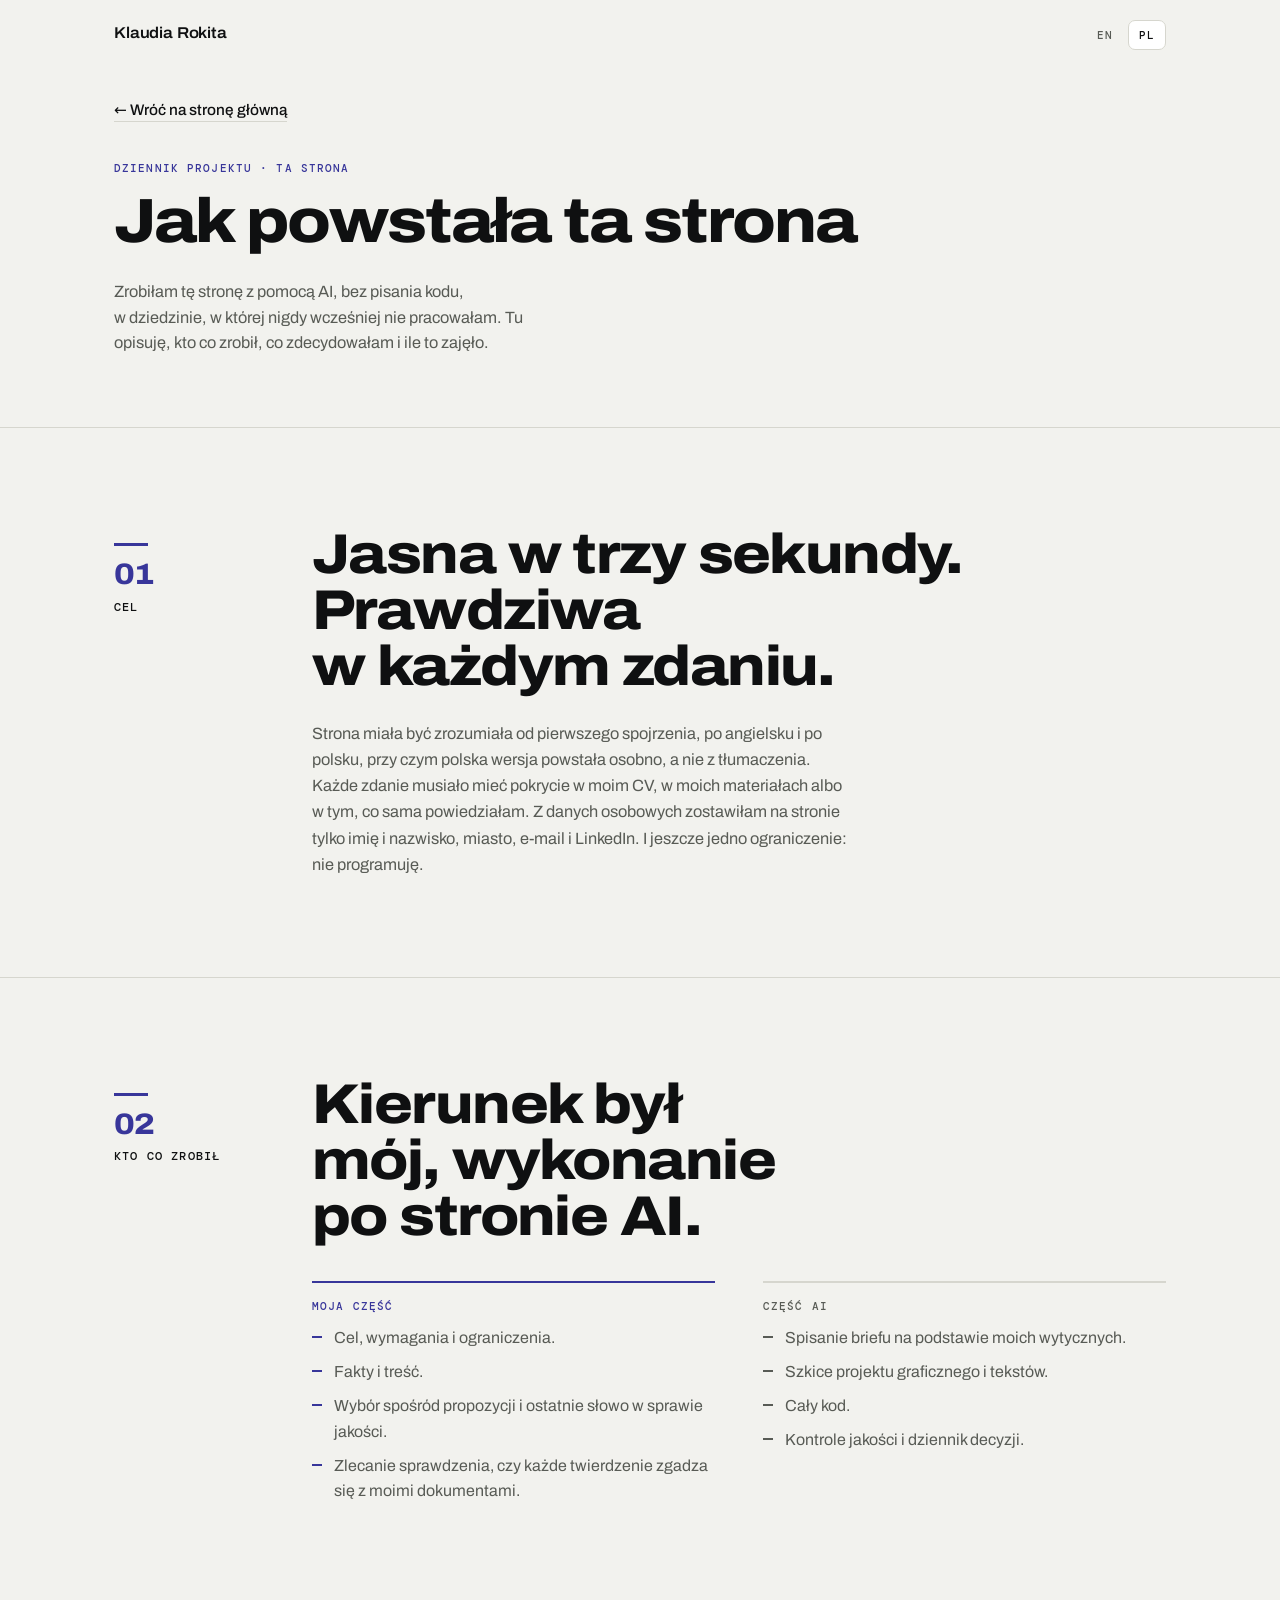
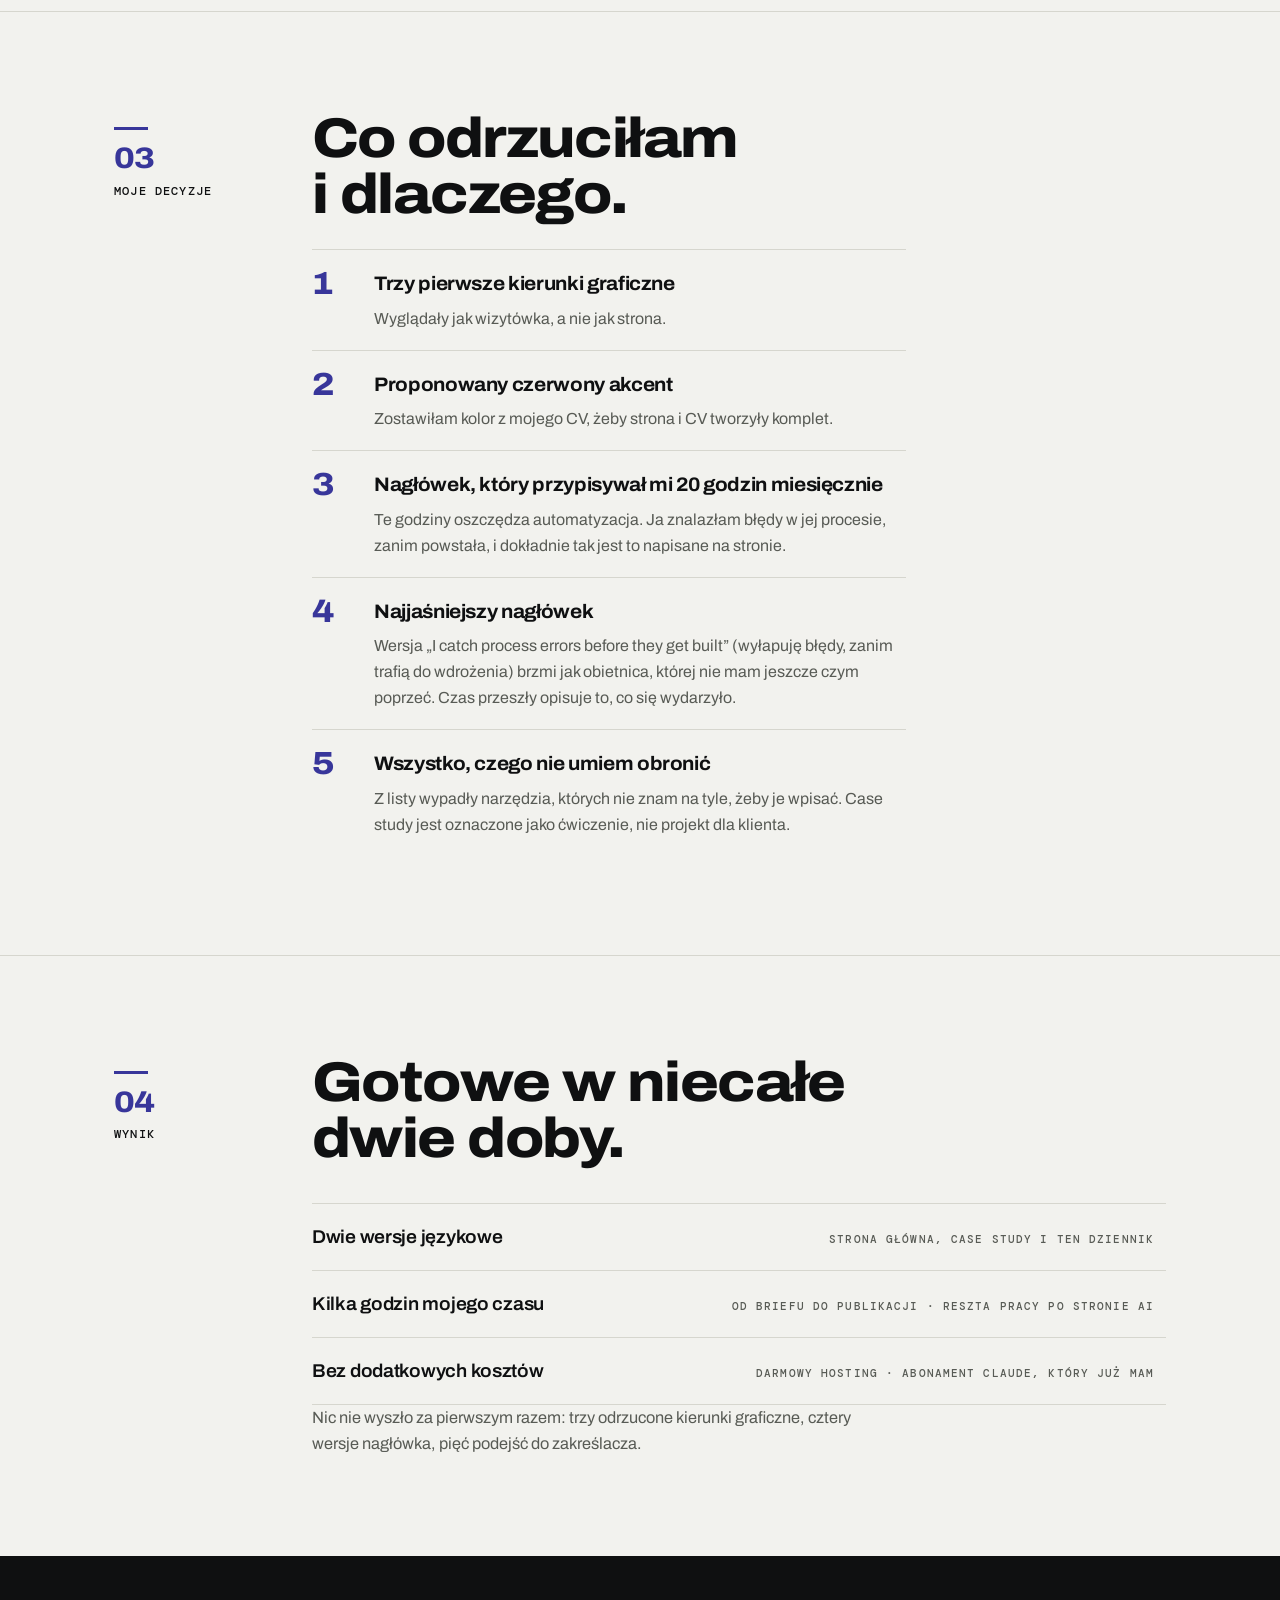
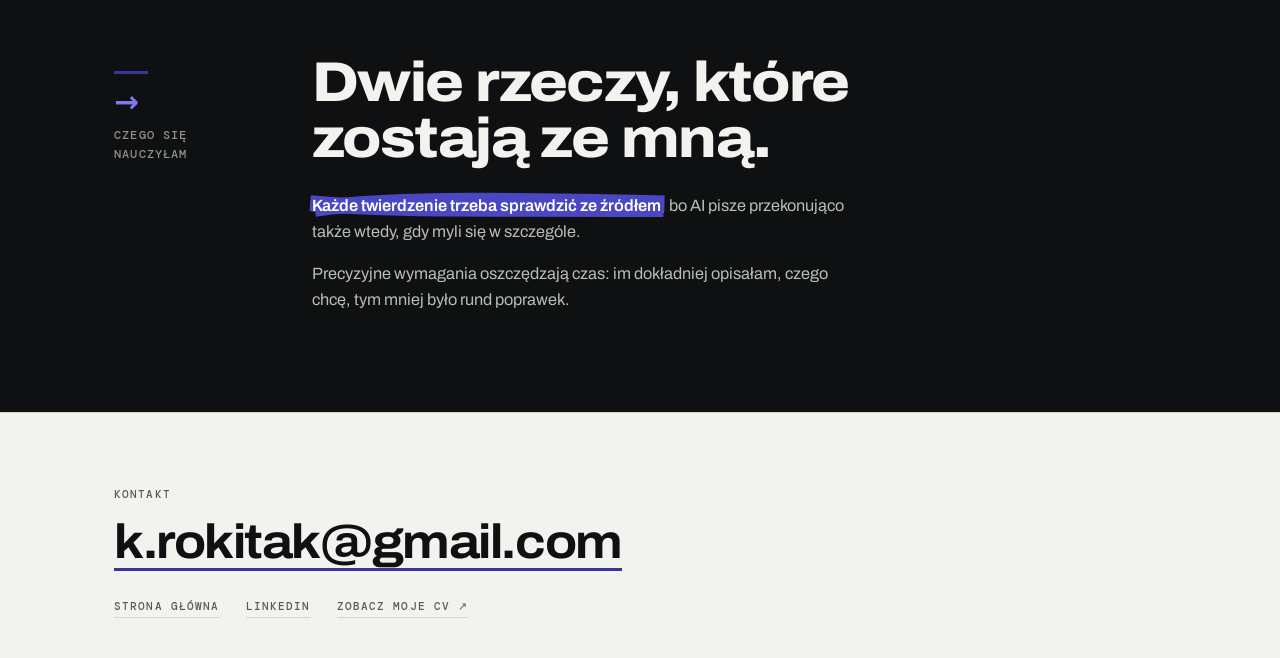
<file: pl/build-log.html>
<!doctype html>
<html lang="pl">
<head>
<meta charset="utf-8">
<meta name="viewport" content="width=device-width, initial-scale=1">
<meta name="robots" content="noindex, nofollow">
<title>Jak powstała ta strona · Klaudia Rokita</title>
<meta name="description" content="Jak powstała ta strona: z pomocą AI i bez pisania kodu. Cel, podział pracy, decyzje, czas i koszt.">

<link rel="alternate" hreflang="en" href="https://klaudiarokita.github.io/build-log.html">
<link rel="alternate" hreflang="pl" href="https://klaudiarokita.github.io/pl/build-log.html">
<link rel="icon" href="../assets/favicon-32.png" sizes="32x32" type="image/png">
<link rel="icon" href="../assets/favicon.svg" type="image/svg+xml">
<link rel="apple-touch-icon" href="../assets/apple-touch-icon.png">

<meta property="og:type" content="article">
<meta property="og:locale" content="pl_PL">
<meta property="og:title" content="Jak powstała ta strona">
<meta property="og:description" content="Z pomocą AI, bez pisania kodu: kto co zrobił, co zdecydowałam i ile to trwało.">
<meta property="og:url" content="https://klaudiarokita.github.io/pl/build-log.html">
<meta property="og:image" content="https://klaudiarokita.github.io/assets/img/og-pl.jpg">
<meta property="og:image:width" content="1200">
<meta property="og:image:height" content="630">
<meta property="og:image:alt" content="Klaudia Rokita, analityczka biznesowa i project manager: wyłapałam błędy w procesie, zanim trafił do wdrożenia.">
<meta name="twitter:card" content="summary_large_image">

<!-- Polish letters (ą, ę, ł, ś, ż...) live in the latin-ext files, so they are preloaded too -->
<link rel="preload" href="../assets/fonts/archivo-latin.woff2" as="font" type="font/woff2" crossorigin>
<link rel="preload" href="../assets/fonts/archivo-latin-ext.woff2" as="font" type="font/woff2" crossorigin>
<link rel="preload" href="../assets/fonts/dmmono-500-latin.woff2" as="font" type="font/woff2" crossorigin>
<link rel="preload" href="../assets/fonts/dmmono-500-latin-ext.woff2" as="font" type="font/woff2" crossorigin>
<link rel="stylesheet" href="../assets/css/site.css?v=37">
</head>
<body>
<a class="skip" href="#main">Przejdź do treści</a>
<div class="spine" aria-hidden="true"><i></i></div>
<nav class="toc" aria-label="Sekcje na tej stronie">
  <ol>
    <li><a href="#goal"><span>Cel</span><b>01</b></a></li>
    <li><a href="#roles"><span>Kto co zrobił</span><b>02</b></a></li>
    <li><a href="#decisions"><span>Moje decyzje</span><b>03</b></a></li>
    <li><a href="#result"><span>Wynik</span><b>04</b></a></li>
  </ol>
</nav>

<header class="site">
  <div class="wrap">
    <a class="sig" href="./">Klaudia Rokita</a>
    <nav class="lang mono" aria-label="Język">
      <a href="../build-log.html" lang="en" hreflang="en">EN</a>
      <a href="build-log.html" aria-current="page" lang="pl">PL</a>
    </nav>
  </div>
</header>

<main id="main">

  <!-- ---------- intro ---------- -->
  <section class="hero cs-hero">
    <div class="wrap">
      <p class="cs-back"><a class="tlink" href="./#work">&larr; Wróć na stronę główną</a></p>
      <p class="slab__tag mono">Dziennik projektu · ta strona</p>
      <h1 class="cs-title">Jak powstała ta strona</h1>
      <p class="lead">Zrobiłam tę stronę z&nbsp;pomocą AI, bez pisania kodu, w&nbsp;dziedzinie, w&nbsp;której nigdy wcześniej nie pracowałam. Tu opisuję, kto co zrobił, co zdecydowałam i&nbsp;ile to zajęło.</p>
    </div>
  </section>

  <!-- ---------- 01 cel ---------- -->
  <section class="act" id="goal" aria-labelledby="goal-h">
    <div class="wrap">
      <p class="act__label mono"><b>01</b> Cel</p>
      <div>
        <h2 class="kicker reveal" id="goal-h"><span>Jasna w&nbsp;trzy sekundy.</span> <span>Prawdziwa w&nbsp;każdym zdaniu.</span></h2>
        <p class="body-text reveal d1">Strona miała być zrozumiała od pierwszego spojrzenia, po angielsku i&nbsp;po polsku, przy czym polska wersja powstała osobno, a&nbsp;nie z&nbsp;tłumaczenia. Każde zdanie musiało mieć pokrycie w&nbsp;moim CV, w&nbsp;moich materiałach albo w&nbsp;tym, co sama powiedziałam. Z&nbsp;danych osobowych zostawiłam na stronie tylko imię i&nbsp;nazwisko, miasto, e-mail i&nbsp;LinkedIn. I&nbsp;jeszcze jedno ograniczenie: nie programuję.</p>
      </div>
    </div>
  </section>

  <!-- ---------- 02 kto co zrobił ---------- -->
  <section class="act" id="roles" aria-labelledby="roles-h">
    <div class="wrap">
      <p class="act__label mono"><b>02</b> Kto co zrobił</p>
      <div>
        <h2 class="kicker reveal" id="roles-h">Kierunek był mój, wykonanie po stronie AI.</h2>
        <div class="proscons reveal d1">
          <div>
            <p class="mono proscons__label">Moja część</p>
            <ul class="dash">
              <li>Cel, wymagania i&nbsp;ograniczenia.</li>
              <li>Fakty i&nbsp;treść.</li>
              <li>Wybór spośród propozycji i&nbsp;ostatnie słowo w&nbsp;sprawie jakości.</li>
              <li>Zlecanie sprawdzenia, czy każde twierdzenie zgadza się z&nbsp;moimi dokumentami.</li>
            </ul>
          </div>
          <div>
            <p class="mono proscons__label proscons__label--muted">Część AI</p>
            <ul class="dash dash--muted">
              <li>Spisanie briefu na podstawie moich wytycznych.</li>
              <li>Szkice projektu graficznego i&nbsp;tekstów.</li>
              <li>Cały kod.</li>
              <li>Kontrole jakości i&nbsp;dziennik decyzji.</li>
            </ul>
          </div>
        </div>
      </div>
    </div>
  </section>

  <!-- ---------- 03 moje decyzje ---------- -->
  <section class="act" id="decisions" aria-labelledby="decisions-h">
    <div class="wrap">
      <p class="act__label mono"><b>03</b> Moje decyzje</p>
      <div>
        <h2 class="kicker reveal" id="decisions-h">Co odrzuciłam i&nbsp;dlaczego.</h2>
        <ol class="flags">
          <li class="reveal">
            <h3>Trzy pierwsze kierunki graficzne</h3>
            <p>Wyglądały jak wizytówka, a&nbsp;nie jak strona.</p>
          </li>
          <li class="reveal">
            <h3>Proponowany czerwony akcent</h3>
            <p>Zostawiłam kolor z&nbsp;mojego CV, żeby strona i&nbsp;CV tworzyły komplet.</p>
          </li>
          <li class="reveal">
            <h3>Nagłówek, który przypisywał mi 20 godzin miesięcznie</h3>
            <p>Te godziny oszczędza automatyzacja. Ja znalazłam błędy w&nbsp;jej procesie, zanim powstała, i&nbsp;dokładnie tak jest to napisane na stronie.</p>
          </li>
          <li class="reveal">
            <h3>Najjaśniejszy nagłówek</h3>
            <p>Wersja &bdquo;I catch process errors before they get built&rdquo; (wyłapuję błędy, zanim trafią do wdrożenia) brzmi jak obietnica, której nie mam jeszcze czym poprzeć. Czas przeszły opisuje to, co się wydarzyło.</p>
          </li>
          <li class="reveal">
            <h3>Wszystko, czego nie umiem obronić</h3>
            <p>Z&nbsp;listy wypadły narzędzia, których nie znam na tyle, żeby je wpisać. Case study jest oznaczone jako ćwiczenie, nie projekt dla klienta.</p>
          </li>
        </ol>
      </div>
    </div>
  </section>

  <!-- ---------- 04 wynik ---------- -->
  <section class="act" id="result" aria-labelledby="result-h">
    <div class="wrap">
      <p class="act__label mono"><b>04</b> Wynik</p>
      <div>
        <h2 class="kicker reveal" id="result-h">Gotowe w&nbsp;niecałe dwie doby.</h2>
        <ul class="ledger reveal d1">
          <li><h3>Dwie wersje językowe</h3><p class="meta mono">strona główna, case study i&nbsp;ten dziennik</p></li>
          <li><h3>Kilka godzin mojego czasu</h3><p class="meta mono">od briefu do publikacji · reszta pracy po stronie AI</p></li>
          <li><h3>Bez dodatkowych kosztów</h3><p class="meta mono">darmowy hosting · abonament Claude, który już mam</p></li>
        </ul>
        <p class="body-text reveal d2">Nic nie wyszło za pierwszym razem: trzy odrzucone kierunki graficzne, cztery wersje nagłówka, pięć podejść do zakreślacza.</p>
      </div>
    </div>
  </section>

  <!-- ---------- czego się nauczyłam ---------- -->
  <section class="act act--dark cs-takeaway" aria-labelledby="take-h">
    <div class="wrap">
      <p class="act__label mono"><b>&rarr;</b> Czego się nauczyłam</p>
      <div>
        <h2 class="kicker reveal" id="take-h">Dwie rzeczy, które zostają ze mną.</h2>
        <p class="body-text reveal d1"><span class="mark mark--draw">Każde twierdzenie trzeba sprawdzić ze źródłem</span>, bo AI pisze przekonująco także wtedy, gdy myli się w&nbsp;szczególe.</p>
        <p class="body-text reveal d2">Precyzyjne wymagania oszczędzają czas: im dokładniej opisałam, czego chcę, tym mniej było rund poprawek.</p>
      </div>
    </div>
  </section>

</main>

<footer class="foot">
  <div class="wrap">
    <p class="mono" style="color:var(--ink-2);margin:0 0 14px">Kontakt</p>
    <a class="mail" href="mailto:k.rokitak@gmail.com">k.rokitak@gmail.com</a>
    <div class="foot-row mono">
      <a href="./">Strona główna</a>
      <a href="https://www.linkedin.com/in/k-rokitak">LinkedIn</a>
      <a href="../files/klaudia-rokita-cv-pl.pdf" target="_blank" rel="noopener">Zobacz moje CV <span aria-hidden="true">&#8599;</span><span class="sr">(PDF, otwiera się w&nbsp;nowej karcie)</span></a>
    </div>
  </div>
</footer>
<script src="../assets/js/reveal.js?v=3" defer></script>
<script src="../assets/js/vendor/rough-notation.iife.js" defer></script>
<script src="../assets/js/marks.js?v=3" defer></script>
<script src="../assets/js/nav.js?v=1" defer></script>
<!-- visit counter and reading attention: no cookies, no personal data -->
<script defer src="https://cloud.umami.is/script.js" data-website-id="720bf04b-3de4-4dd5-a9f3-2a968050e540"></script>
<script defer src="../assets/js/attention.js?v=1"></script>
</body>
</html>
</file>
<file: assets/css/site.css>
/* ------------------------------------------------------------------
   Klaudia Rokita - personal site
   Plain CSS, no build step. One accent colour, two typefaces.
   ------------------------------------------------------------------ */

/* ---------- fonts (self-hosted, no third-party requests) ----------
   font-display: optional - the hero must never reflow while a font
   loads. Preloaded + cached, Archivo is there on first paint; if it
   is not, the fallback stays for that one view and nothing jumps. */
@font-face{
  font-family:"Archivo";
  font-style:normal;
  font-weight:100 900;
  font-stretch:62% 125%;
  font-display:optional;
  src:url("../fonts/archivo-latin.woff2") format("woff2");
  unicode-range:U+0000-00FF,U+0131,U+0152-0153,U+02BB-02BC,U+02C6,U+02DA,U+02DC,U+0304,U+0308,U+0329,U+2000-206F,U+20AC,U+2122,U+2191,U+2193,U+2212,U+2215,U+FEFF,U+FFFD;
}
@font-face{
  font-family:"Archivo";
  font-style:normal;
  font-weight:100 900;
  font-stretch:62% 125%;
  font-display:optional;
  src:url("../fonts/archivo-latin-ext.woff2") format("woff2");
  unicode-range:U+0100-02BA,U+02BD-02C5,U+02C7-02CC,U+02CE-02D7,U+02DD-02FF,U+0304,U+0308,U+0329,U+1D00-1DBF,U+1E00-1E9F,U+1EF2-1EFF,U+2020,U+20A0-20AB,U+20AD-20C0,U+2113,U+2C60-2C7F,U+A720-A7FF;
}
@font-face{
  font-family:"DM Mono";
  font-style:normal;
  font-weight:500;
  font-display:optional;
  src:url("../fonts/dmmono-500-latin.woff2") format("woff2");
  unicode-range:U+0000-00FF,U+0131,U+0152-0153,U+02BB-02BC,U+02C6,U+02DA,U+02DC,U+0304,U+0308,U+0329,U+2000-206F,U+20AC,U+2122,U+2191,U+2193,U+2212,U+2215,U+FEFF,U+FFFD;
}
@font-face{
  font-family:"DM Mono";
  font-style:normal;
  font-weight:500;
  font-display:optional;
  src:url("../fonts/dmmono-500-latin-ext.woff2") format("woff2");
  unicode-range:U+0100-02BA,U+02BD-02C5,U+02C7-02CC,U+02CE-02D7,U+02DD-02FF,U+0304,U+0308,U+0329,U+1D00-1DBF,U+1E00-1E9F,U+1EF2-1EFF,U+2020,U+20A0-20AB,U+20AD-20C0,U+2113,U+2C60-2C7F,U+A720-A7FF;
}

/* ---------- tokens ---------- */
:root{
  --paper:#F2F2EE;
  --paper-2:#E8E8E1;
  --ink:#0F1011;
  --ink-2:#585B55;
  --line:#D6D6CE;
  --accent:#38369A;
  --accent-bright:#7C79F2;

  /* soft wash used behind the footer address on hover */
  --hl:rgba(56,54,154,.20);

  --radius:7px;
  --gutter:clamp(20px,5vw,64px);
  --ease:cubic-bezier(.2,.7,.3,1);

  --fs-hero:clamp(2.45rem,6.1vw,5.1rem);
  --fs-kicker:clamp(1.95rem,4.6vw,3.5rem);
  --fs-section:clamp(1.5rem,3vw,2.3rem);
  --fs-stat:clamp(3.4rem,9vw,7rem);
  --fs-lead:clamp(1.02rem,1.25vw,1.24rem);

  --sans:"Archivo","Segoe UI",system-ui,-apple-system,sans-serif;
  --mono:"DM Mono",ui-monospace,"Cascadia Mono",Consolas,monospace;
}

/* ---------- base ---------- */
*{box-sizing:border-box}
html{-webkit-text-size-adjust:100%;scroll-behavior:smooth}
body{
  margin:0;
  background:var(--paper);
  color:var(--ink);
  font-family:var(--sans);
  font-size:1rem;
  line-height:1.62;
  -webkit-font-smoothing:antialiased;
}
a{color:inherit}
::selection{background:var(--accent);color:#fff}
:focus-visible{outline:2px solid var(--accent);outline-offset:3px}
img{max-width:100%;height:auto}
[hidden]{display:none!important}

.wrap{max-width:1180px;margin:0 auto;padding-inline:var(--gutter)}
.mono{font-family:var(--mono);font-weight:500;letter-spacing:.1em;text-transform:uppercase;font-size:.7rem}
.skip{position:absolute;left:-9999px}
.skip:focus{left:16px;top:16px;background:var(--ink);color:var(--paper);padding:10px 16px;border-radius:var(--radius);z-index:9}

/* ---------- highlighted phrases ----------
   The marker itself is drawn by Rough Notation (assets/js/marks.js).
   Without JavaScript the phrase is simply set in the accent colour,
   so the emphasis never depends on the script. Used sparingly: a phrase
   is marked only if it makes sense read on its own. */
.mark{color:var(--accent);font-weight:600}
.act--dark .mark{color:var(--accent-bright)}
.rn .mark{color:var(--ink)}
.rn .act--dark .mark{color:#fff}
/* The marker is an absolutely positioned SVG placed next to the phrase.
   Anchoring it to its paragraph keeps it in place while the surrounding
   block is being moved by the entrance animation. */
p:has(.mark){position:relative}

/* ---------- spine ---------- */
/* reading progress: a thin accent line on the very edge of the window.
   It used to sit next to the content column, where an empty rule with
   nothing to its left read as a sidebar that failed to load. */
.spine{position:fixed;top:0;bottom:0;left:0;width:3px;z-index:3;pointer-events:none}
.spine i{display:block;height:100%;background:var(--accent);transform:scaleY(0);transform-origin:top;will-change:transform}
@media (max-width:820px){.spine{display:none}}

/* ---------- section index (wide screens only) ----------
   Short dashes on the right edge, one per section, in the same language as
   the dashes above the section numbers. Names appear on hover or focus.
   Hidden while the hero is on screen; assets/js/nav.js turns it on, marks the
   current section and switches colours over the dark section. */
.toc{display:none}
@media (min-width:1100px){
  .js-toc .toc{
    display:block;position:fixed;right:clamp(16px,2vw,30px);top:50%;transform:translateY(-50%);z-index:4;
    opacity:0;pointer-events:none;visibility:hidden;
    /* visibility keeps the hidden links out of the keyboard tab order; it switches after the fade */
    transition:opacity .35s var(--ease),visibility 0s linear .35s;
  }
  .js-toc .toc.is-on{opacity:1;pointer-events:auto;visibility:visible;transition:opacity .35s var(--ease),visibility 0s}
}
.toc ol{list-style:none;margin:0;padding:0;display:flex;flex-direction:column;align-items:flex-end;gap:4px}
.toc a{display:flex;align-items:center;gap:10px;padding:5px 0;text-decoration:none;color:var(--ink-2)}
.toc a::after{
  content:"";width:14px;height:2px;border-radius:2px;background:var(--line);
  transition:width .25s var(--ease),background-color .25s var(--ease);
}
.toc b{font-family:var(--mono);font-weight:500;font-size:.66rem;letter-spacing:.08em;opacity:.75;transition:color .2s var(--ease),opacity .2s var(--ease)}
.toc span{
  font-size:.8rem;font-weight:600;white-space:nowrap;color:var(--ink);
  background:var(--paper);padding:3px 9px;border-radius:5px;box-shadow:0 2px 12px rgba(15,16,17,.1);
  opacity:0;transform:translateX(6px);pointer-events:none;
  transition:opacity .2s var(--ease),transform .2s var(--ease);
}
.toc a:hover span,.toc a:focus-visible span{opacity:1;transform:none}
.toc a:hover::after{width:22px;background:var(--ink-2)}
.toc a:hover b{opacity:1}
.toc a[aria-current="true"]::after{width:30px;background:var(--accent)}
.toc a[aria-current="true"] b{color:var(--accent);opacity:1}
.toc.on-dark a{color:#8E918B}
.toc.on-dark a::after{background:#3A3C3B}
.toc.on-dark a[aria-current="true"]::after{background:var(--accent-bright)}
.toc.on-dark a[aria-current="true"] b{color:var(--accent-bright)}
.act{scroll-margin-top:8px}

/* ---------- header ---------- */
.site{position:relative;z-index:2}
.site .wrap{display:flex;align-items:center;justify-content:space-between;gap:16px;padding-block:20px}
.sig{
  font-weight:600;font-stretch:108%;letter-spacing:-.01em;font-size:.98rem;text-decoration:none;
  padding-bottom:2px;border-bottom:2px solid transparent;transition:border-color .2s var(--ease)
}
.sig:hover{border-color:var(--accent)}
.lang{display:flex;gap:4px}
.lang a{
  text-decoration:none;padding:5px 10px;border:1px solid transparent;border-radius:var(--radius);
  color:var(--ink-2);transition:background-color .18s var(--ease),color .18s var(--ease),border-color .18s var(--ease)
}
.lang a:hover{color:var(--ink);background:var(--paper-2)}
.lang a[aria-current]{color:var(--ink);border-color:var(--line);background:#fff}

/* ---------- hero ---------- */
.hero{padding-block:clamp(22px,4.5vh,52px) clamp(38px,8vh,84px)}
/* who I am, big enough to win against the headline's pull */
.identity{
  margin:0 0 clamp(18px,3vh,30px);
  font-size:clamp(1.3rem,2.4vw,1.95rem);
  font-weight:700;font-stretch:108%;letter-spacing:-.02em;line-height:1.2;
  color:var(--ink);
}
.identity::before{
  content:"";display:inline-block;width:22px;height:3px;background:var(--accent);
  vertical-align:middle;margin-right:12px;transform:translateY(-2px);
}
.identity > span{display:block;margin:8px 0 0 34px;font-size:.58em;font-weight:500;letter-spacing:0;color:var(--ink-2)}

/* Hero grid: text on the left, portrait on the right.
   On a phone the portrait shrinks to a small avatar next to the role,
   so the headline, the number and the buttons still fit on one screen. */
.hero-layout{
  display:grid;
  grid-template-columns:minmax(0,1fr) clamp(200px,19vw,240px);
  grid-template-areas:"id photo" "title photo" "body photo";
  column-gap:clamp(32px,4vw,56px);
  align-items:start;
}
.identity{grid-area:id}
/* sized so the longest line (~12.4em at this width setting) stays on one line next to the photo */
.hero-layout h1{grid-area:title;font-size:clamp(2.35rem,5vw,3.75rem)}
/* Polish words run longer: the headline's longest line is ~15.2em instead of ~12.1em */
html[lang="pl"] .hero-layout h1{font-size:clamp(2.1rem,4.1vw,3.1rem)}
.hero-body{grid-area:body;margin-top:clamp(20px,3vh,30px)}
.hero-body .lead{margin-top:0;max-width:52ch}

.portrait{grid-area:photo;margin:6px 0 0;position:relative;align-self:start}
.portrait::before{
  /* offset accent block behind the photo, like a print pinned on a board */
  content:"";position:absolute;inset:14px -14px -14px 14px;
  background:var(--accent);border-radius:10px;z-index:0;
  transition:transform .35s var(--ease);
}
.portrait img{
  position:relative;z-index:1;display:block;width:100%;height:auto;
  aspect-ratio:4/5;object-fit:cover;border-radius:10px;
  transition:transform .35s var(--ease);
}
.portrait:hover img{transform:translate(-4px,-4px)}
.portrait:hover::before{transform:translate(4px,4px)}

/* the proof number: a solid accent block under the buttons, unit inside the block */
.proof{
  display:flex;align-items:center;gap:18px;flex-wrap:wrap;
  margin:clamp(22px,3.4vh,32px) 0 0;
}
.proof strong{
  display:inline-block;flex:none;white-space:nowrap;
  font-size:clamp(2.4rem,4.2vw,3.4rem);font-stretch:118%;font-weight:800;line-height:.9;
  letter-spacing:-.045em;font-variant-numeric:tabular-nums;
  background:var(--accent);color:#fff;border-radius:6px;padding:.06em .16em .1em;
  box-shadow:0 8px 26px rgba(56,54,154,.18);
}
.proof strong small{font-size:.4em;font-weight:700;letter-spacing:0;font-stretch:104%}
.proof > span{max-width:36ch;color:var(--ink-2);font-size:.96rem;line-height:1.5}
.proof > span b{color:var(--ink);font-weight:600}

@media (max-width:900px){
  .hero-layout{
    grid-template-columns:72px minmax(0,1fr);
    grid-template-areas:"photo id" "title title" "body body";
    column-gap:16px;align-items:center;
  }
  .identity{margin:0}
  .identity::before{display:none}
  .identity > span{display:block;margin:4px 0 0;font-size:.7em}
  /* the location drops to its own line instead of wrapping mid-phrase */
  .identity .sep{display:none}
  .identity .loc{display:block}
  .portrait{margin:0}
  .portrait::before{inset:5px -5px -5px 5px;border-radius:50%}
  .portrait img{aspect-ratio:1;border-radius:50%;object-position:50% 22%}
  .hero-layout h1{margin-top:clamp(18px,3vh,26px)}
  .proof{gap:12px}
}

/* screen-reader-only text */
.sr{position:absolute;width:1px;height:1px;padding:0;margin:-1px;overflow:hidden;clip:rect(0,0,0,0);white-space:nowrap;border:0}
h1{
  font-size:var(--fs-hero);
  font-stretch:112%;
  font-weight:800;
  line-height:.98;
  letter-spacing:-.032em;
  margin:0;
}
/* when a heading has to wrap, split it into even lines instead of leaving one word alone */
h1,h2,h3{text-wrap:balance}
/* one sentence per line: set-up in ink, the payoff in the accent.
   The accent line has to make sense read on its own in a second. */
h1 span{display:block}
h1 .payoff{color:var(--accent)}
.lead{margin:clamp(20px,3vh,30px) 0 0;max-width:54ch;font-size:var(--fs-lead);color:var(--ink-2);line-height:1.55}
.cta{display:flex;flex-wrap:wrap;align-items:center;gap:10px 22px;margin-top:clamp(24px,3.6vh,38px)}
.btn{
  display:inline-block;text-decoration:none;background:var(--ink);color:var(--paper);
  padding:14px 26px;border-radius:var(--radius);font-weight:600;font-size:.96rem;font-stretch:104%;
  transition:background-color .2s var(--ease),transform .2s var(--ease),box-shadow .2s var(--ease);
}
.btn:hover{background:var(--accent);transform:translateY(-2px);box-shadow:0 6px 18px rgba(15,16,17,.16)}
.btn:active{transform:translateY(0);box-shadow:none}
.btn--ghost{background:transparent;color:var(--ink);box-shadow:inset 0 0 0 1.5px var(--ink)}
.btn--ghost:hover{background:var(--ink);color:var(--paper);box-shadow:0 6px 18px rgba(15,16,17,.16)}
.tlink{
  position:relative;text-decoration:none;font-weight:500;font-size:.96rem;padding-bottom:3px;
  background-image:linear-gradient(var(--accent),var(--accent));
  background-repeat:no-repeat;background-position:0 100%;background-size:0 2px;
  border-bottom:1.5px solid var(--line);
  transition:background-size .28s var(--ease),color .2s var(--ease);
}
.tlink:hover{color:var(--accent);background-size:100% 2px}

/* Phones: the hero becomes one compact unit - who, the headline, the number,
   the buttons. The story line is told in full in section 01 right below, so
   it is left out here; headline, number and contact buttons then fit on the
   first screen even with the browser bars showing.
   (Kept after the base button rules so it overrides them.) */
@media (max-width:600px){
  .hero{padding-block:14px 34px}
  .hero-body{display:flex;flex-direction:column;margin-top:22px}
  .hero-body .lead{display:none}
  /* number on top, its sentence underneath at full width */
  .proof{order:-1;margin:0;flex-direction:column;align-items:flex-start;gap:10px}
  .proof strong{font-size:2.3rem;box-shadow:none}
  .proof > span{max-width:none;font-size:.94rem;line-height:1.45}
  .cta{display:grid;grid-template-columns:1fr 1fr;gap:10px;margin-top:22px}
  .cta .btn:first-child{grid-column:1 / -1}
  .cta .btn,.cta .tlink{padding:13px 10px;text-align:center}
  /* LinkedIn gets the same outline as Email, so the second row reads as a pair */
  .cta .tlink{border:0;border-radius:var(--radius);box-shadow:inset 0 0 0 1.5px var(--ink);font-weight:600;background-image:none}
}

/* ---------- sections ---------- */
.act{padding-block:clamp(56px,11vh,132px);border-top:1px solid var(--line)}
.act > .wrap{display:grid;grid-template-columns:150px minmax(0,1fr);gap:0 48px}
.act__label{
  color:var(--ink);position:sticky;top:26px;align-self:start;margin:0;
  font-size:.74rem;padding-top:16px;
}
.act__label::before{content:"";display:block;width:34px;height:3px;background:var(--accent);margin-bottom:14px}
.act__label b{
  display:block;color:var(--accent);
  font-family:var(--sans);font-size:1.85rem;font-weight:800;font-stretch:112%;
  letter-spacing:-.03em;line-height:1;margin-bottom:8px;
  font-variant-numeric:tabular-nums;
}
.kicker{
  font-size:var(--fs-kicker);font-stretch:112%;font-weight:800;line-height:1;
  letter-spacing:-.028em;margin:0 0 26px;max-width:18ch;text-wrap:balance;
}
/* a kicker split into sentences: one sentence per line */
.kicker > span{display:block}
.kicker:has(> span){max-width:none}
.section-head{
  font-size:var(--fs-section);font-stretch:108%;font-weight:700;line-height:1.05;
  letter-spacing:-.026em;margin:0 0 26px;
}
.body-text{margin:0;max-width:60ch;font-size:var(--fs-lead);color:var(--ink-2);line-height:1.6}
.body-text b{color:var(--ink);font-weight:600}
.body-text + .body-text{margin-top:16px}

/* process diagram in section 01: the story on the left, the flow in the
   margin on the right, like a diagram next to a written account.
   It is a diagram, not a control: small solid dots, no hover reactions,
   and the problem step is circled by hand (assets/js/marks.js) instead of
   being filled in like a "you are here" step of a wizard. */
.find-grid{
  display:grid;grid-template-columns:minmax(0,1fr) 280px;
  gap:28px clamp(36px,4vw,56px);align-items:start;
}
.flow{list-style:none;margin:6px 0 0;padding:0;position:relative}
.flow::before{
  content:"";position:absolute;left:4px;top:23px;bottom:23px;width:2px;background:var(--line);
}
.step{position:relative;display:flex;align-items:baseline;gap:12px;padding:11px 0 11px 26px}
.step::before{
  content:"";position:absolute;left:0;top:50%;width:10px;height:10px;border-radius:50%;
  background:var(--ink);transform:translateY(-50%);
}
.step > span{flex:none;width:2.2em;color:var(--ink-2)}
.step p{margin:0;font-weight:600;font-stretch:106%;font-size:1.02rem;letter-spacing:-.01em}
.step--gap::before{background:var(--accent)}
.step--gap > span,.step--gap p{color:var(--accent)}
.gap-mark{position:relative;display:inline-block;white-space:nowrap}
@media (max-width:1100px){
  .find-grid{grid-template-columns:1fr}
  .flow{margin-top:8px;max-width:420px}
}

.stat{display:flex;flex-wrap:wrap;align-items:flex-end;gap:10px 26px;margin-top:clamp(34px,6vh,64px)}
.stat strong{
  font-size:var(--fs-stat);font-stretch:118%;font-weight:800;line-height:.9;
  letter-spacing:-.045em;font-variant-numeric:tabular-nums;
  background:var(--accent);color:#fff;border-radius:6px;
  padding:.06em .16em .1em;
  box-shadow:0 8px 26px rgba(56,54,154,.18);
}
.stat p{margin:0 0 6px;max-width:30ch;color:var(--ink-2)}

/* stops (career arc) */
.stops{margin:clamp(26px,4vh,44px) 0 0;border-top:1px solid var(--line)}
.stop{
  display:grid;grid-template-columns:120px minmax(0,1fr);gap:4px 24px;
  padding:20px 14px 20px 0;border-bottom:1px solid var(--line);
  transition:background-color .22s var(--ease),padding-left .22s var(--ease);
}
.stop .yr{color:var(--ink-2);margin:0;transition:color .22s var(--ease)}
.stop h3{
  margin:0 0 4px;font-size:clamp(1.25rem,2.2vw,1.7rem);font-stretch:106%;font-weight:700;letter-spacing:-.022em;
  transition:color .22s var(--ease);
}
.stop p{margin:0;color:var(--ink-2);max-width:56ch}
.stop:hover{background:rgba(56,54,154,.045);padding-left:14px}
.stop:hover .yr{color:var(--accent)}
.stop:hover h3{color:var(--accent)}
.stop--now h3{color:var(--accent)}

/* inverted act */
.act--dark{
  background:var(--ink);color:var(--paper);border-top:0;
}
.act--dark .act__label{color:#8E918B}
.act--dark .act__label b{color:var(--accent-bright)}
.act--dark .body-text{color:#B9BCB5}
.act--dark .body-text b{color:#fff}
.act--dark .ledger,.act--dark .ledger li{border-color:#2A2C2B}
.act--dark .ledger .meta{color:#8E918B}
.act--dark .ledger li:hover{background:#181A19}
.act--dark .ledger li:hover h3{color:#fff}
.act--dark .ledger li:hover .meta{color:var(--accent-bright)}

.ledger{list-style:none;margin:clamp(26px,4vh,44px) 0 0;padding:0;border-top:1px solid var(--line)}
.ledger li{
  display:grid;grid-template-columns:minmax(0,1fr) auto;gap:6px 24px;align-items:baseline;
  padding:18px 12px 18px 0;border-bottom:1px solid var(--line);
  transition:background-color .22s var(--ease),padding-left .22s var(--ease);
}
.ledger li:hover{padding-left:12px}
.ledger h3{margin:0;font-size:1.16rem;font-stretch:104%;font-weight:600;letter-spacing:-.015em;transition:color .22s var(--ease)}
.ledger .meta{color:var(--ink-2);white-space:nowrap;margin:0;transition:color .22s var(--ease)}
.after{margin-top:26px;font-size:var(--fs-lead)}

/* work slabs */
.slab{
  display:block;text-decoration:none;border-top:1px solid var(--line);
  padding:clamp(24px,4vh,40px) 14px clamp(24px,4vh,40px) 0;
  transition:background-color .22s var(--ease),padding-left .22s var(--ease);
}
.slab:last-of-type{border-bottom:1px solid var(--line)}
.slab h3{
  margin:0 0 10px;font-size:clamp(1.5rem,3vw,2.3rem);font-stretch:108%;font-weight:700;
  letter-spacing:-.026em;line-height:1.05;max-width:20ch;transition:color .22s var(--ease);
}
.slab p{margin:0;max-width:56ch;color:var(--ink-2)}
.slab .slab__tag{margin:0 0 12px;color:var(--accent)}
.work-bridge{color:var(--ink);font-weight:500;margin-bottom:clamp(22px,3.4vh,34px)}
.slab .go{
  display:inline-block;margin-top:16px;font-weight:600;
  border-bottom:2px solid var(--accent);padding:0 0 2px;
  transition:background-color .22s var(--ease),color .22s var(--ease),padding .22s var(--ease);
}
.slab .go::after{content:"\2192";display:inline-block;margin-left:10px;transition:transform .22s var(--ease)}
.slab:hover{background:rgba(56,54,154,.045);padding-left:14px}
.slab:hover h3{color:var(--accent)}
.slab:hover .go{background:var(--accent);color:#fff;padding-inline:8px}
.slab:hover .go::after{transform:translateX(5px)}

/* experience */
.role{display:grid;grid-template-columns:150px minmax(0,1fr);gap:6px 24px;padding:26px 0;border-top:1px solid var(--line)}
.role:first-of-type{border-top:0;padding-top:0}
.role .when{color:var(--ink-2);margin:0}
.role h3{margin:0;font-size:1.22rem;font-stretch:106%;font-weight:700;letter-spacing:-.018em}
.role .where{margin:2px 0 12px;color:var(--ink-2)}
.role ul{margin:0;padding:0;list-style:none;max-width:62ch}
.role li{position:relative;padding-left:24px;margin-bottom:8px;color:var(--ink-2);transition:color .2s var(--ease)}
.role li::before{
  content:"";position:absolute;left:0;top:.72em;width:10px;height:2px;background:var(--accent);
  transition:width .22s var(--ease);
}
.role li:hover{color:var(--ink)}
.role li:hover::before{width:18px}
.role li b{color:var(--ink);font-weight:600}

/* toolkit */
.kit{display:grid;grid-template-columns:repeat(2,minmax(0,1fr));gap:28px 48px;margin:0}
.kit > div{border-top:1px solid var(--line);padding-top:14px;transition:border-color .22s var(--ease)}
.kit > div:hover{border-top-color:var(--accent)}
.kit dt{margin:0 0 8px;color:var(--accent)}
.kit dd{margin:0;color:var(--ink-2)}

/* education + languages */
.edu{display:grid;grid-template-columns:repeat(2,minmax(0,1fr));gap:28px 48px}
.edu > div{border-top:1px solid var(--line);padding-top:14px;transition:border-color .22s var(--ease)}
.edu > div:hover{border-top-color:var(--accent)}
.edu h3{margin:8px 0 4px;font-size:1.14rem;font-stretch:104%;font-weight:700;letter-spacing:-.015em}
.edu p{margin:0;color:var(--ink-2)}
.edu .tag{color:var(--accent);margin:0}

/* footer */
.foot{border-top:1px solid var(--line);padding-block:clamp(44px,8vh,90px) 40px}
.foot .mail{
  display:inline-block;text-decoration:none;font-size:clamp(1.5rem,4.4vw,3rem);font-stretch:110%;
  font-weight:700;letter-spacing:-.03em;line-height:1.05;border-bottom:3px solid var(--accent);
  background-image:linear-gradient(var(--hl),var(--hl));
  background-repeat:no-repeat;background-position:0 100%;background-size:0 100%;
  transition:background-size .34s var(--ease),color .2s var(--ease);
}
.foot .mail:hover{background-size:100% 100%;color:var(--accent)}
.foot-row{display:flex;flex-wrap:wrap;gap:12px 26px;margin-top:26px;color:var(--ink-2)}
.foot-row a{text-decoration:none;border-bottom:1px solid var(--line);padding-bottom:2px;transition:border-color .2s var(--ease),color .2s var(--ease)}
.foot-row a:hover{color:var(--accent);border-color:var(--accent)}
.foot-note{margin:34px 0 0;color:var(--ink-2);font-size:.82rem;max-width:64ch}

/* ---------- motion: scroll-driven, CSS only ----------
   Content is visible by default; animation runs only where supported. */
/* The spine is the one thing tied directly to the scroll position. */
@keyframes fill{from{transform:scaleY(0)}to{transform:scaleY(1)}}
@supports (animation-timeline:scroll()){
  @media (prefers-reduced-motion:no-preference){
    .spine i{animation:fill linear both;animation-timeline:scroll(root block)}
  }
}

/* Entrance motion. The .js-motion class and the .pending state are set by
   assets/js/reveal.js, and only below the first screen - without JavaScript
   nothing is ever hidden. Scrolling triggers it, the movement plays in time. */
.js-motion .reveal.pending{opacity:0;transform:translateY(28px)}
.js-motion .stop.reveal.pending{transform:translateX(-36px)}
.js-motion .reveal.pending.is-in{
  opacity:1;transform:none;
  transition:opacity .6s var(--ease),transform .75s var(--ease);
}
@media print{
  .js-motion .pending{opacity:1 !important;transform:none !important}
}

@media (prefers-reduced-motion:reduce){
  html{scroll-behavior:auto}
  *,*::before,*::after{transition-duration:.001ms !important;animation-duration:.001ms !important}
}

/* ---------- tinted section, to break a long light stretch ---------- */
.act--tint{background:var(--paper-2)}

/* ---------- narrow screens ---------- */
@media (max-width:820px){
  .act > .wrap{grid-template-columns:1fr;gap:18px}
  .act__label{position:static;display:flex;align-items:baseline;gap:12px;padding-top:12px}
  .act__label::before{display:none}
  .act__label b{display:inline;font-size:1.5rem;margin-bottom:0}
  h1{max-width:none}
  .stop,.role{grid-template-columns:1fr;gap:2px}
  .role{padding:22px 0}
  .ledger li{grid-template-columns:1fr}
  .ledger .meta{white-space:normal}
  .kit,.edu{grid-template-columns:1fr;gap:22px}
  .stop:hover,.slab:hover,.ledger li:hover{padding-left:0}
}

/* =====================================================================
   Case study page
   ===================================================================== */
.cs-hero{padding-block:clamp(18px,3vh,36px) clamp(44px,8vh,90px)}
.cs-back{margin:0 0 clamp(22px,4vh,40px)}
.cs-hero .slab__tag{margin:0 0 14px;color:var(--accent)}
.cs-title{font-size:clamp(2.2rem,5vw,3.9rem);max-width:18ch;text-wrap:balance}
.cs-hero .lead{max-width:46ch}
.cs-note{
  margin:22px 0 0;max-width:62ch;padding:10px 14px;border-left:3px solid var(--line);
  color:var(--ink-2);font-size:.92rem;background:var(--paper-2);border-radius:0 6px 6px 0;
}

/* the conclusion first: the reader gets the point without reading the rest */
.tldr{margin-top:clamp(30px,5vh,48px);max-width:70ch;border-top:3px solid var(--accent);padding-top:16px}
.tldr .mono{margin:0 0 10px;color:var(--accent)}
.tldr p:last-child{margin:0;font-size:clamp(1.12rem,1.6vw,1.38rem);line-height:1.5;color:var(--ink)}
.tldr b{font-weight:700}

/* chart */
.chart{margin:clamp(30px,5vh,48px) 0 0;max-width:720px}
.chart__title{font-weight:700;font-stretch:106%;font-size:1.02rem;margin:0 0 10px}
.chart__legend{list-style:none;margin:0 0 8px;padding:0;display:flex;flex-wrap:wrap;gap:6px 20px;color:var(--ink-2);font-size:.88rem}
.chart__legend li{display:flex;align-items:center;gap:8px}
.sw{width:12px;height:12px;border-radius:3px;display:inline-block}
.sw--work{background:#8A8D85}
.sw--leave{background:#4A47C2}
/* bar chart in plain HTML: reflows on a phone and keeps text at reading size.
   Scale 0-160 h across the track; gridlines every 40 h. */
.bars{display:grid;row-gap:0;margin-top:6px}
.bars__row{display:grid;grid-template-columns:92px minmax(0,1fr) 52px;align-items:center;column-gap:10px;height:44px}
.bars__role{font-size:.86rem;font-weight:600;text-align:right;color:var(--ink)}
.bars__track{
  position:relative;display:flex;align-items:center;height:100%;
  background-image:linear-gradient(to right,var(--line) 1px,transparent 1px);
  background-size:25% 100%;box-shadow:inset -1px 0 var(--line);
}
.bars__seg{display:flex;align-items:center;justify-content:center;height:22px;min-width:0;font-style:normal;transition:opacity .2s var(--ease)}
.bars__seg--work{background:#8A8D85}
.bars__seg--leave{background:#4A47C2;margin-left:2px}
.bars__seg--end{border-radius:0 4px 4px 0}
.bars__seg span{font-size:.74rem;font-weight:600;color:#fff;white-space:nowrap;padding-inline:6px}
.bars:hover .bars__seg{opacity:.55}
.bars .bars__seg:hover{opacity:1}
.bars__val{font-family:var(--mono);font-weight:500;font-size:.72rem;color:var(--ink-2);font-variant-numeric:tabular-nums}
.bars__row--axis{height:24px}
.bars__axis{position:relative;height:100%}
.bars__axis span{
  position:absolute;top:4px;transform:translateX(-50%);
  font-family:var(--mono);font-size:.64rem;color:var(--ink-2);white-space:nowrap;
}
.bars__axis span:first-child{transform:none}
.bars__axis span:last-child{transform:translateX(-100%)}
@media (max-width:480px){
  .bars__row{grid-template-columns:70px minmax(0,1fr) 44px;column-gap:8px}
  .bars__role{font-size:.78rem}
}
.chart__table{margin-top:14px;font-size:.9rem;color:var(--ink-2)}
.chart__table summary{cursor:pointer;font-weight:500;color:var(--ink);width:max-content}
.chart__table summary:hover{color:var(--accent)}
.chart__table table{margin-top:10px;border-collapse:collapse;width:100%;max-width:560px;font-variant-numeric:tabular-nums}
.chart__table th,.chart__table td{text-align:left;padding:7px 10px 7px 0;border-bottom:1px solid var(--line)}
.chart__table thead th{font-family:var(--mono);font-weight:500;font-size:.68rem;letter-spacing:.08em;text-transform:uppercase}
.chart__table tbody th{color:var(--ink);font-weight:600}

.callout{margin-top:clamp(26px,4vh,40px);max-width:62ch;border-left:3px solid var(--accent);padding:4px 0 4px 18px}
.callout .mono{margin:0 0 8px;color:var(--accent)}
.callout p:last-child{margin:0;font-size:var(--fs-lead);line-height:1.6;color:var(--ink-2)}

/* red flags */
.flags{list-style:none;margin:6px 0 0;padding:0;counter-reset:flag;max-width:66ch}
.flags li{counter-increment:flag;display:grid;grid-template-columns:52px minmax(0,1fr);column-gap:10px;padding:18px 0;border-top:1px solid var(--line)}
.flags li::before{
  content:counter(flag);grid-row:1 / span 2;
  font-size:2rem;font-weight:800;font-stretch:112%;line-height:1;color:var(--accent);
}
.flags h3{margin:0 0 6px;font-size:1.22rem;font-stretch:106%;font-weight:700;letter-spacing:-.018em}
.flags p{margin:0;color:var(--ink-2)}

/* for / against */
.proscons{display:grid;grid-template-columns:repeat(2,minmax(0,1fr));gap:24px 48px;margin-top:clamp(26px,4vh,40px)}
.proscons > div{border-top:2px solid var(--accent);padding-top:14px}
.proscons > div:last-child{border-top-color:var(--line)}
.proscons__label{margin:0 0 10px;color:var(--accent)}
.proscons__label--muted{color:var(--ink-2)}
.dash{list-style:none;margin:0;padding:0}
.dash li{position:relative;padding-left:22px;margin-bottom:8px;color:var(--ink-2)}
.dash li::before{content:"";position:absolute;left:0;top:.72em;width:10px;height:2px;background:var(--accent)}
.dash--muted li::before{background:var(--ink-2)}
.dash--big li{font-size:var(--fs-lead);color:var(--ink);font-weight:500}
.dash--big li::before{top:.8em}

/* questions */
.questions{list-style:none;margin:6px 0 0;padding:0;counter-reset:q;max-width:760px}
.questions li{
  counter-increment:q;display:grid;grid-template-columns:44px minmax(0,1fr) auto;gap:6px 18px;
  align-items:baseline;padding:16px 0;border-top:1px solid var(--line);
}
.questions li::before{content:counter(q);font-size:1.5rem;font-weight:300;font-stretch:112%;color:var(--accent);line-height:1}
.questions p{margin:0;font-size:1.06rem;color:var(--ink)}
.questions .mono{color:var(--ink-2);white-space:nowrap}

/* the client email */
.email{
  margin:6px 0 0;max-width:64ch;background:#fff;border:1px solid var(--line);border-radius:10px;
  padding:clamp(20px,3vw,32px);color:var(--ink);font-size:1.02rem;line-height:1.65;
}
.email p{margin:0 0 14px}
.email__sign{margin:22px 0 0 !important;padding-top:14px;border-top:1px solid var(--line);font-weight:700}

.cs-takeaway .kicker{max-width:22ch}

@media (max-width:820px){
  .proscons{grid-template-columns:1fr}
  .questions li{grid-template-columns:36px minmax(0,1fr)}
  .questions .mono{grid-column:2}
  .flags li{grid-template-columns:40px minmax(0,1fr)}
}
</file>
